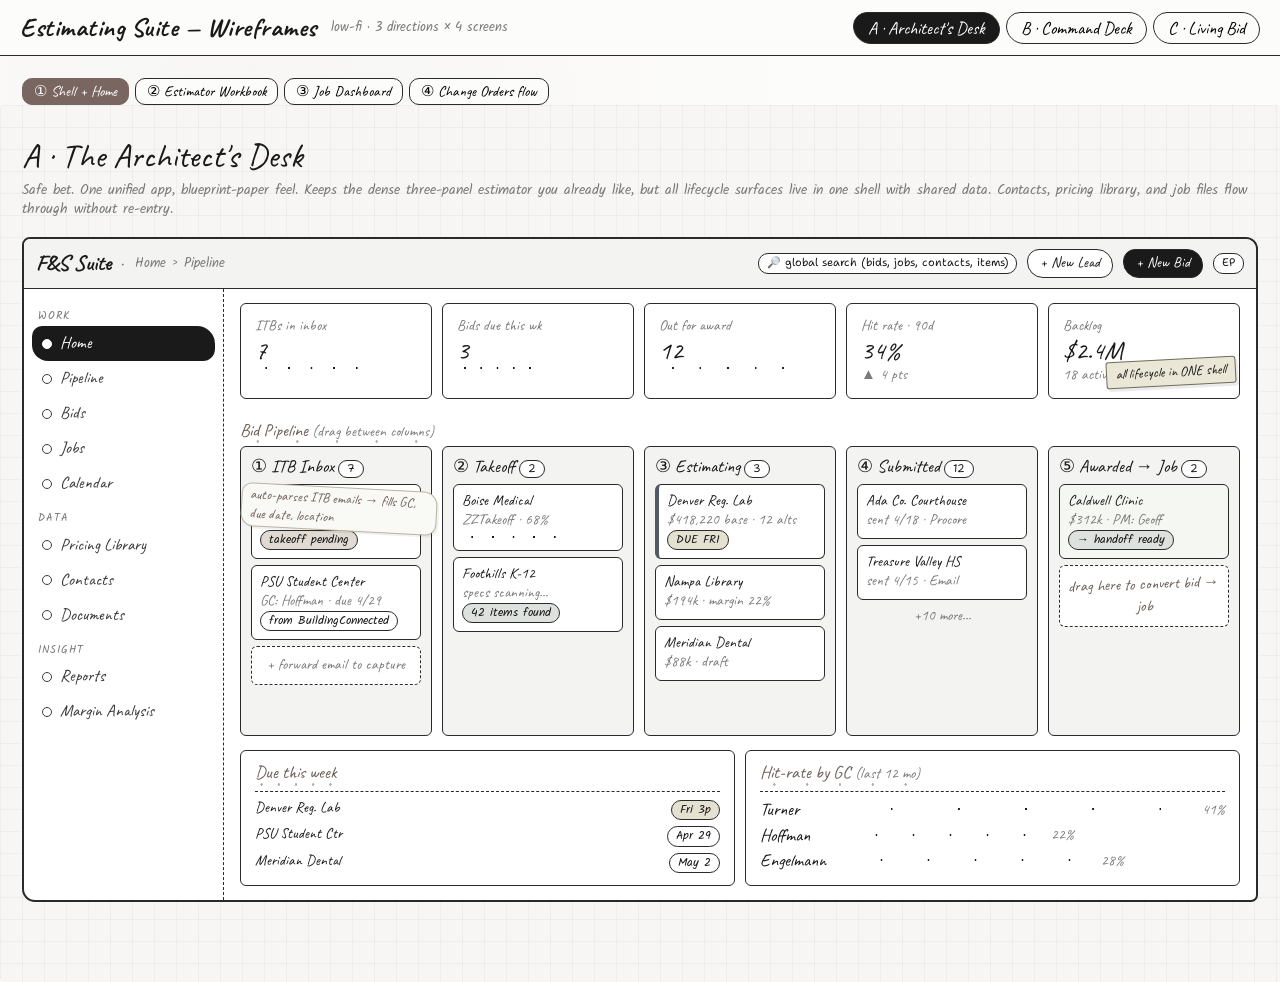
<file: project/Estimating Suite Wireframes.html>
<!doctype html>
<html lang="en">
<head>
<meta charset="utf-8">
<title>F&S Estimating Suite — Wireframes</title>
<link rel="preconnect" href="https://fonts.googleapis.com">
<link rel="preconnect" href="https://fonts.gstatic.com" crossorigin>
<link href="https://fonts.googleapis.com/css2?family=Caveat:wght@500;700&family=Shantell+Sans:wght@400;500;600;700&family=Kalam:wght@400;700&family=Architects+Daughter&display=swap" rel="stylesheet">
<style>
:root{
  --ink:#1a1a1a; --ink-2:#3b3b3b; --mute:#7a7a7a; --line:#2a2a2a;
  --paper:#fdfcf7; --paper-2:#f6f3e9; --grid:#e7e1cf;
  --accent:#d94f2a; --accent-2:#2a6fb0; --accent-3:#d9b72a; --hl:#ffe27a;
  --sans:'Shantell Sans', system-ui, sans-serif;
  --hand:'Caveat', cursive;
  --note:'Kalam', cursive;
  --arch:'Architects Daughter', cursive;
}
*{box-sizing:border-box}
html,body{margin:0;padding:0;background:var(--paper);color:var(--ink);font-family:var(--sans);font-size:13px;line-height:1.35}
body{background:
  radial-gradient(circle at 20% 10%, rgba(217,79,42,.04), transparent 40%),
  radial-gradient(circle at 80% 80%, rgba(42,111,176,.04), transparent 40%),
  var(--paper);
  min-height:100vh;
}
/* — switcher chrome — */
#chrome{position:sticky;top:0;z-index:50;background:rgba(253,252,247,.96);backdrop-filter:blur(4px);border-bottom:1.5px solid var(--line);padding:10px 20px;display:flex;gap:14px;align-items:center;flex-wrap:wrap}
#chrome h1{font-family:var(--hand);font-size:26px;font-weight:700;margin:0;letter-spacing:.5px}
#chrome .sub{font-family:var(--note);color:var(--mute);font-size:13px;margin-right:auto}
.tabs{display:flex;gap:6px}
.tabs button, .screentabs button{font-family:var(--hand);font-size:18px;padding:4px 14px;background:var(--paper);border:1.5px solid var(--line);border-radius:14px 18px 14px 18px;cursor:pointer;transition:all .1s}
.tabs button.active{background:var(--ink);color:var(--paper)}
.tabs button:hover:not(.active){background:var(--paper-2)}
.screentabs{display:flex;gap:6px;flex-wrap:wrap}
.screentabs button{font-size:15px;padding:3px 11px;border-radius:10px}
.screentabs button.active{background:var(--accent);color:#fff;border-color:var(--accent)}

/* — stage — */
.stage{padding:22px 22px 80px;max-width:1520px;margin:0 auto}
.stage-title{font-family:var(--hand);font-size:34px;margin:6px 0 0}
.stage-sub{font-family:var(--note);color:var(--mute);font-size:14px;margin:2px 0 18px}
.screen{display:none}
.screen.active{display:block}
.dir{display:none}
.dir.active{display:block}

/* — shared sketch primitives — */
.box{border:1.5px solid var(--line);border-radius:6px;background:#fff;position:relative}
.box.paper{background:var(--paper)}
.box.tint{background:var(--paper-2)}
.box.dashed{border-style:dashed}
.box.hand{border-radius:8px 12px 7px 13px}
.box.hand2{border-radius:14px 6px 11px 8px}
.thick{border-width:2.25px}
.hatch{background-image:repeating-linear-gradient(45deg,rgba(0,0,0,.06) 0 1px,transparent 1px 6px)}
.crosshatch{background-image:repeating-linear-gradient(45deg,rgba(0,0,0,.08) 0 1px,transparent 1px 6px),repeating-linear-gradient(-45deg,rgba(0,0,0,.06) 0 1px,transparent 1px 7px)}
.dots{background-image:radial-gradient(rgba(0,0,0,.22) 1px,transparent 1.5px);background-size:9px 9px}
.label{font-family:var(--hand);font-size:18px;line-height:1.1}
.lbl-sm{font-family:var(--hand);font-size:15px;color:var(--mute)}
.tag{font-family:var(--note);font-size:12px;border:1.2px solid var(--line);border-radius:14px;padding:1px 8px;background:#fff;display:inline-block}
.tag.hl{background:var(--hl)}
.tag.ok{background:#cfe8cc}
.tag.warn{background:#ffd6a3}
.tag.bad{background:#f7c6c6}
.tag.accent{background:var(--accent);color:#fff;border-color:var(--accent)}
.chip{font-family:var(--sans);font-size:11px;padding:2px 8px;border:1.2px solid var(--line);border-radius:10px;background:#fff;display:inline-block}
.scribble{height:8px;background:
  radial-gradient(circle at 10% 50%, var(--ink) 0 .8px, transparent 1.2px),
  radial-gradient(circle at 30% 50%, var(--ink) 0 .8px, transparent 1.2px),
  radial-gradient(circle at 50% 50%, var(--ink) 0 .8px, transparent 1.2px),
  radial-gradient(circle at 70% 50%, var(--ink) 0 .8px, transparent 1.2px),
  radial-gradient(circle at 90% 50%, var(--ink) 0 .8px, transparent 1.2px);
  background-size:100% 6px;background-repeat:repeat-x}
.line{height:0;border-top:1.5px dashed var(--line);margin:8px 0}
.arrow{font-family:var(--hand);font-size:20px}
.hand-note{font-family:var(--hand);color:var(--accent-2);font-size:16px;transform:rotate(-2deg);display:inline-block}
.red-note{font-family:var(--hand);color:var(--accent);font-size:15px}
.annot{position:absolute;font-family:var(--hand);color:var(--accent);font-size:14px;line-height:1.1}
.callout{position:absolute;font-family:var(--hand);font-size:14px;color:var(--accent-2);background:#fff9e0;border:1.2px solid var(--accent-3);padding:2px 8px;border-radius:10px 14px 11px 13px;box-shadow:2px 2px 0 rgba(0,0,0,.06)}
.kbd{font-family:ui-monospace,monospace;font-size:11px;border:1px solid var(--line);border-radius:4px;padding:1px 5px;background:#fff;box-shadow:1px 1px 0 var(--ink)}

/* grid helpers */
.row{display:flex;gap:10px}
.col{display:flex;flex-direction:column;gap:10px}
.g2{display:grid;grid-template-columns:1fr 1fr;gap:10px}
.g3{display:grid;grid-template-columns:1fr 1fr 1fr;gap:10px}
.g4{display:grid;grid-template-columns:1fr 1fr 1fr 1fr;gap:10px}
.g5{display:grid;grid-template-columns:repeat(5,1fr);gap:10px}
.p8{padding:8px}.p10{padding:10px}.p12{padding:12px}.p14{padding:14px}
.pad{padding:12px 14px}.padS{padding:8px 10px}
.f1{flex:1}

/* direction A — Architect's Blueprint (safe): warm paper, sketchy, slightly graph-paper */
.dirA{--accent:#2a5ea0; --accent-2:#b05028; --paper:#fbf6e8}
.dirA .stage{background:
  linear-gradient(rgba(42,94,160,.06) 1px, transparent 1px) 0 0 / 100% 22px,
  linear-gradient(90deg, rgba(42,94,160,.06) 1px, transparent 1px) 0 0 / 22px 100%,
  #fbf6e8;
  border-radius:4px}

/* direction B — Production Floor (stretch): hub-and-modules, raised tiles, more industrial */
.dirB{--accent:#cc3d1a; --accent-2:#1f1f1f; --paper:#f3f1ec}
.dirB .stage{background:#f3f1ec}

/* direction C — Living Document (weird): timeline-first, one continuous canvas per job */
.dirC{--accent:#b88100; --accent-2:#1a4f3a; --paper:#fdfbf0}
.dirC .stage{background:
  repeating-linear-gradient(180deg, rgba(184,129,0,.05) 0 1px, transparent 1px 30px),
  #fdfbf0}

/* rough underline */
.u-rough{position:relative;display:inline-block}
.u-rough::after{content:"";position:absolute;left:-2px;right:-2px;bottom:-4px;height:5px;
  background:radial-gradient(circle at 10% 50%, currentColor 0 1px,transparent 1.5px),
    radial-gradient(circle at 30% 50%, currentColor 0 1px,transparent 1.5px),
    radial-gradient(circle at 50% 50%, currentColor 0 1px,transparent 1.5px),
    radial-gradient(circle at 70% 50%, currentColor 0 1px,transparent 1.5px),
    radial-gradient(circle at 90% 50%, currentColor 0 1px,transparent 1.5px);
  opacity:.5}

/* fake table */
table.wf{width:100%;border-collapse:collapse;font-family:var(--sans);font-size:12px}
table.wf th, table.wf td{border-bottom:1.2px dashed var(--line);padding:6px 7px;text-align:left;vertical-align:middle}
table.wf th{font-family:var(--hand);font-size:14px;font-weight:700;background:var(--paper-2)}
table.wf tr:hover td{background:#fff8cc}
.cell-hl{background:#fff6c4}
.sec-row td{background:#eadfc0!important;font-family:var(--hand);font-size:14px}

/* left rail nav */
.rail{width:200px;flex-shrink:0}
.rail .item{font-family:var(--hand);font-size:17px;padding:6px 10px;border-radius:10px 18px 12px 16px;cursor:pointer;display:flex;align-items:center;gap:8px;color:var(--ink-2)}
.rail .item.active{background:var(--ink);color:#fff}
.rail .item .dot{width:10px;height:10px;border:1.5px solid currentColor;border-radius:50%}
.rail .item.active .dot{background:currentColor}
.rail .sec{font-family:var(--note);font-size:11px;color:var(--mute);margin:10px 6px 2px;text-transform:uppercase;letter-spacing:1px}

/* mini phone/frame */
.frame-lbl{font-family:var(--hand);font-size:13px;color:var(--mute);margin:-4px 0 4px}

/* kanban col */
.kanban-col{min-height:260px}

/* squiggle divider */
.squig{height:14px;background:
  radial-gradient(circle at 0% 50%, transparent 5px, var(--line) 5px 6px, transparent 6px),
  radial-gradient(circle at 14px 50%, transparent 5px, var(--line) 5px 6px, transparent 6px);
  background-size:28px 14px}

/* intro legend */
.legend{display:grid;grid-template-columns:repeat(3,1fr);gap:14px;margin:14px 0 22px}
.legend .box{padding:14px 16px}
.legend h3{font-family:var(--hand);font-size:22px;margin:0 0 4px}
.legend p{font-family:var(--note);font-size:14px;color:var(--ink-2);margin:0}

/* stickers */
.sticker{position:absolute;font-family:var(--hand);font-size:14px;background:#ffea7a;border:1.2px solid #8b6d00;padding:3px 9px;border-radius:3px;transform:rotate(-3deg);box-shadow:2px 3px 0 rgba(0,0,0,.08);z-index:2}
.sticker.blue{background:#bfe3ff;border-color:#2a5ea0}
.sticker.red{background:#ffd1c6;border-color:#b04428}
.sticker.green{background:#cfecb8;border-color:#3a7a1a}

/* connector arrow svg class */
.conn-wrap{position:relative}
svg.conn{position:absolute;inset:0;pointer-events:none;overflow:visible}

/* scroll shadow hint */
.scroll-ind{text-align:center;font-family:var(--hand);color:var(--mute);font-size:13px;margin-top:4px}

/* timeline rail (dir C) */
.tl-rail{position:relative;padding-left:28px}
.tl-rail::before{content:"";position:absolute;left:10px;top:0;bottom:0;border-left:2.5px dashed var(--line)}
.tl-node{position:relative;margin-bottom:12px}
.tl-node::before{content:"";position:absolute;left:-24px;top:8px;width:14px;height:14px;border:2px solid var(--line);background:#fff;border-radius:50%}
.tl-node.done::before{background:var(--ink)}
.tl-node.now::before{background:var(--accent);border-color:var(--accent);box-shadow:0 0 0 4px rgba(217,79,42,.18)}

/* small forms */
.field{display:flex;flex-direction:column;gap:2px}
.field .l{font-family:var(--hand);font-size:13px;color:var(--mute)}
.field .v{border-bottom:1.5px dashed var(--line);min-height:20px;font-family:var(--sans);font-size:13px;padding:2px 2px 3px}
.field.filled .v{border-bottom-style:solid}

/* header bar generic */
.topbar{display:flex;align-items:center;gap:10px;padding:10px 12px;border-bottom:1.5px solid var(--line);background:var(--paper-2)}
.topbar .brand{font-family:var(--hand);font-size:22px;font-weight:700}
.topbar .dot-sep{color:var(--mute)}
.topbar .crumb{font-family:var(--note);font-size:13px;color:var(--mute)}
.topbar .spacer{flex:1}
.btn-hand{font-family:var(--hand);font-size:15px;padding:3px 12px;border:1.5px solid var(--line);background:#fff;border-radius:12px 16px 12px 16px;cursor:pointer}
.btn-hand.primary{background:var(--ink);color:#fff}
.btn-hand.accent{background:var(--accent);color:#fff;border-color:var(--accent)}

/* direction-specific shell tweaks */
.dirB .rail{width:88px}
.dirB .rail .item{flex-direction:column;font-size:13px;text-align:center;padding:10px 4px;gap:4px;border-radius:10px}
.dirB .rail .item .glyph{width:26px;height:26px;border:1.5px solid currentColor;border-radius:6px;display:flex;align-items:center;justify-content:center;font-family:var(--hand);font-size:15px}

/* full-width canvas for direction C */
.dirC .shell-canvas{background:#fff;border:1.5px solid var(--line);border-radius:10px;padding:0;overflow:hidden}
.dirC .cmd-bar{background:var(--paper-2);border-bottom:1.5px solid var(--line);padding:8px 12px;display:flex;gap:10px;align-items:center;font-family:var(--hand);font-size:16px}

/* tweak panel */
#tweak-panel{position:fixed;right:18px;bottom:18px;z-index:80;background:#fff;border:1.5px solid var(--line);border-radius:12px 16px 12px 16px;padding:12px 14px;box-shadow:3px 4px 0 rgba(0,0,0,.1);display:none;min-width:220px}
#tweak-panel.on{display:block}
#tweak-panel h4{font-family:var(--hand);font-size:18px;margin:0 0 6px}
#tweak-panel label{display:flex;align-items:center;gap:6px;font-family:var(--note);font-size:13px;margin:4px 0}
</style>
</head>
<body>

<div id="chrome">
  <h1>Estimating Suite — Wireframes</h1>
  <span class="sub">low-fi · 3 directions × 4 screens</span>
  <div class="tabs" id="dir-tabs">
    <button data-dir="A" class="active">A · Architect's Desk</button>
    <button data-dir="B">B · Command Deck</button>
    <button data-dir="C">C · Living Bid</button>
  </div>
</div>

<div class="stage-outer">
  <!-- intro legend (always visible under chrome, direction-agnostic) -->
  <div class="stage" style="padding-bottom:0">
    <div class="screentabs" id="screen-tabs">
      <button data-screen="home" class="active">① Shell + Home</button>
      <button data-screen="estimator">② Estimator Workbook</button>
      <button data-screen="jobs">③ Job Dashboard</button>
      <button data-screen="co">④ Change Orders flow</button>
    </div>
  </div>
</div>

<!-- ==================================================================== -->
<!-- DIRECTION A — ARCHITECT'S DESK (safe)                                 -->
<!-- ==================================================================== -->
<div class="dir dirA active" data-dir="A">
<div class="stage">
<div class="stage-title">A · The Architect's Desk</div>
<div class="stage-sub">Safe bet. One unified app, blueprint-paper feel. Keeps the dense three-panel estimator you already like, but all lifecycle surfaces live in one shell with shared data. Contacts, pricing library, and job files flow through without re-entry.</div>

<!-- ============== SCREEN 1: SHELL + HOME ============== -->
<div class="screen active" data-screen="home">
  <div class="box hand thick" style="overflow:hidden">
    <!-- topbar -->
    <div class="topbar">
      <span class="brand">F&amp;S Suite</span>
      <span class="dot-sep">·</span>
      <span class="crumb">Home › Pipeline</span>
      <span class="spacer"></span>
      <span class="chip">🔎 global search (bids, jobs, contacts, items)</span>
      <span class="btn-hand">+ New Lead</span>
      <span class="btn-hand primary">+ New Bid</span>
      <span class="chip">EP</span>
    </div>

    <!-- body: rail + main -->
    <div style="display:flex;gap:0">
      <div class="rail" style="border-right:1.5px dashed var(--line);padding:10px 8px">
        <div class="sec">Work</div>
        <div class="item active"><span class="dot"></span>Home</div>
        <div class="item"><span class="dot"></span>Pipeline</div>
        <div class="item"><span class="dot"></span>Bids</div>
        <div class="item"><span class="dot"></span>Jobs</div>
        <div class="item"><span class="dot"></span>Calendar</div>
        <div class="sec">Data</div>
        <div class="item"><span class="dot"></span>Pricing Library</div>
        <div class="item"><span class="dot"></span>Contacts</div>
        <div class="item"><span class="dot"></span>Documents</div>
        <div class="sec">Insight</div>
        <div class="item"><span class="dot"></span>Reports</div>
        <div class="item"><span class="dot"></span>Margin Analysis</div>
      </div>

      <div style="flex:1;padding:14px 16px">
        <!-- KPI strip -->
        <div class="g5" style="margin-bottom:12px">
          <div class="box pad"><div class="lbl-sm">ITBs in inbox</div><div class="label" style="font-size:26px">7</div><div class="scribble" style="width:70%"></div></div>
          <div class="box pad"><div class="lbl-sm">Bids due this wk</div><div class="label" style="font-size:26px">3</div><div class="scribble" style="width:50%"></div></div>
          <div class="box pad"><div class="lbl-sm">Out for award</div><div class="label" style="font-size:26px">12</div><div class="scribble" style="width:85%"></div></div>
          <div class="box pad"><div class="lbl-sm">Hit rate · 90d</div><div class="label" style="font-size:26px">34%</div><div class="lbl-sm">▲ 4 pts</div></div>
          <div class="box pad"><div class="lbl-sm">Backlog</div><div class="label" style="font-size:26px">$2.4M</div><div class="lbl-sm">18 active jobs</div></div>
        </div>

        <!-- pipeline columns -->
        <div class="label u-rough" style="margin:10px 0 6px;color:var(--accent-2)">Bid Pipeline  <span class="lbl-sm">(drag between columns)</span></div>
        <div class="g5" style="min-height:290px">
          <div class="box tint p10 kanban-col">
            <div class="label">① ITB Inbox <span class="chip">7</span></div>
            <div class="box p8" style="margin-top:6px"><div class="label" style="font-size:15px">Denver Reg. Lab</div><div class="lbl-sm">GC: Turner · due Fri</div><span class="tag warn">takeoff pending</span></div>
            <div class="box p8" style="margin-top:6px"><div class="label" style="font-size:15px">PSU Student Center</div><div class="lbl-sm">GC: Hoffman · due 4/29</div><span class="tag">from BuildingConnected</span></div>
            <div class="box p8 dashed" style="margin-top:6px;text-align:center"><span class="lbl-sm">+ forward email to capture</span></div>
            <div class="callout" style="right:-6px;top:40px;transform:rotate(3deg)">auto-parses ITB emails → fills GC, due date, location</div>
          </div>
          <div class="box tint p10 kanban-col">
            <div class="label">② Takeoff <span class="chip">2</span></div>
            <div class="box p8" style="margin-top:6px"><div class="label" style="font-size:15px">Boise Medical</div><div class="lbl-sm">ZZTakeoff · 68%</div><div class="scribble" style="width:68%;margin-top:4px"></div></div>
            <div class="box p8" style="margin-top:6px"><div class="label" style="font-size:15px">Foothills K-12</div><div class="lbl-sm">specs scanning…</div><span class="tag ok">42 items found</span></div>
          </div>
          <div class="box tint p10 kanban-col">
            <div class="label">③ Estimating <span class="chip">3</span></div>
            <div class="box p8" style="margin-top:6px;border-left:4px solid var(--accent)"><div class="label" style="font-size:15px">Denver Reg. Lab</div><div class="lbl-sm">$418,220 base · 12 alts</div><span class="tag hl">DUE FRI</span></div>
            <div class="box p8" style="margin-top:6px"><div class="label" style="font-size:15px">Nampa Library</div><div class="lbl-sm">$194k · margin 22%</div></div>
            <div class="box p8" style="margin-top:6px"><div class="label" style="font-size:15px">Meridian Dental</div><div class="lbl-sm">$88k · draft</div></div>
          </div>
          <div class="box tint p10 kanban-col">
            <div class="label">④ Submitted <span class="chip">12</span></div>
            <div class="box p8" style="margin-top:6px"><div class="label" style="font-size:15px">Ada Co. Courthouse</div><div class="lbl-sm">sent 4/18 · Procore</div></div>
            <div class="box p8" style="margin-top:6px"><div class="label" style="font-size:15px">Treasure Valley HS</div><div class="lbl-sm">sent 4/15 · Email</div></div>
            <div class="lbl-sm" style="margin-top:6px;text-align:center">+10 more…</div>
          </div>
          <div class="box tint p10 kanban-col">
            <div class="label">⑤ Awarded → Job <span class="chip">2</span></div>
            <div class="box p8" style="margin-top:6px;background:#f1fadf"><div class="label" style="font-size:15px">Caldwell Clinic</div><div class="lbl-sm">$312k · PM: Geoff</div><span class="tag ok">→ handoff ready</span></div>
            <div class="box p8 dashed" style="margin-top:6px;text-align:center"><span class="hand-note">drag here to convert bid → job</span></div>
          </div>
        </div>

        <div class="g2" style="margin-top:14px">
          <div class="box pad">
            <div class="label u-rough" style="color:var(--accent-2)">Due this week</div>
            <div class="line"></div>
            <div class="row" style="justify-content:space-between"><span class="label" style="font-size:15px">Denver Reg. Lab</span><span class="tag hl">Fri 3p</span></div>
            <div class="row" style="justify-content:space-between;margin-top:6px"><span class="label" style="font-size:15px">PSU Student Ctr</span><span class="tag">Apr 29</span></div>
            <div class="row" style="justify-content:space-between;margin-top:6px"><span class="label" style="font-size:15px">Meridian Dental</span><span class="tag">May 2</span></div>
          </div>
          <div class="box pad">
            <div class="label u-rough" style="color:var(--accent-2)">Hit-rate by GC <span class="lbl-sm">(last 12 mo)</span></div>
            <div class="line"></div>
            <div class="row" style="align-items:center;gap:8px"><span style="width:90px" class="label" >Turner</span><div class="scribble" style="flex:1"></div><span class="lbl-sm">41%</span></div>
            <div class="row" style="align-items:center;gap:8px;margin-top:5px"><span style="width:90px" class="label">Hoffman</span><div class="scribble" style="flex:.55"></div><span class="lbl-sm">22%</span></div>
            <div class="row" style="align-items:center;gap:8px;margin-top:5px"><span style="width:90px" class="label">Engelmann</span><div class="scribble" style="flex:.7"></div><span class="lbl-sm">28%</span></div>
          </div>
        </div>

        <div class="sticker" style="top:120px;right:20px">all lifecycle in ONE shell</div>
      </div>
    </div>
  </div>
</div>

<!-- ============== SCREEN 2: ESTIMATOR ============== -->
<div class="screen" data-screen="estimator">
  <div class="box hand thick" style="overflow:hidden">
    <div class="topbar">
      <span class="brand">F&amp;S Suite</span>
      <span class="crumb">Bids › <b>Denver Reg. Lab</b> · v3 (draft)</span>
      <span class="spacer"></span>
      <span class="chip">Base $418,220</span>
      <span class="chip" style="background:#cfecb8">Margin 24.8%</span>
      <span class="chip" style="background:#ffd6a3">vs avg 22%</span>
      <span class="btn-hand">History</span>
      <span class="btn-hand">Compare</span>
      <span class="btn-hand primary">Build Proposal →</span>
    </div>

    <div style="display:flex">
      <!-- LEFT: areas tree -->
      <div class="rail" style="border-right:1.5px dashed var(--line);padding:8px;background:var(--paper-2)">
        <div class="sec">Bid sections</div>
        <div class="item active"><span class="dot"></span>Project Info</div>
        <div class="item"><span class="dot"></span>Takeoff Import</div>
        <div class="sec">Areas</div>
        <div class="item"><span class="dot"></span>Lobby &amp; Recep</div>
        <div class="item active" style="background:var(--accent);color:#fff"><span class="dot"></span>Lab Bench — L1</div>
        <div style="padding-left:18px">
          <div class="lbl-sm">· Casework</div>
          <div class="lbl-sm">· Counters</div>
          <div class="lbl-sm">· Hardware</div>
          <div class="lbl-sm">· Install</div>
        </div>
        <div class="item"><span class="dot"></span>Lab Bench — L2</div>
        <div class="item"><span class="dot"></span>Offices</div>
        <div class="item"><span class="dot"></span>Breakroom</div>
        <div class="sec">Bid extras</div>
        <div class="item"><span class="dot"></span>Alternates (12)</div>
        <div class="item"><span class="dot"></span>Exclusions</div>
        <div class="item"><span class="dot"></span>Finish Schedule</div>
        <div class="item"><span class="dot"></span>Terms</div>
      </div>

      <!-- CENTER: grid -->
      <div style="flex:1;padding:10px 12px;min-width:0">
        <div class="row" style="align-items:center;margin-bottom:8px">
          <div class="label" style="font-size:22px">Lab Bench — L1</div>
          <span class="chip">5 sections · 38 items</span>
          <div style="flex:1"></div>
          <span class="lbl-sm">Del&amp;Install 18% · OH 12%</span>
          <span class="btn-hand">Area settings</span>
        </div>
        <table class="wf">
          <thead><tr><th style="width:22px"></th><th>Description</th><th style="width:60px" class="center">Qty</th><th style="width:70px">UOM</th><th style="width:80px" class="center">Unit $</th><th style="width:90px">Ext $</th><th style="width:70px">Source</th><th style="width:24px"></th></tr></thead>
          <tbody>
            <tr class="sec-row"><td colspan="8">▼ Casework · subtotal $84,120</td></tr>
            <tr><td>⠿</td><td>Lowers w/Doors &amp; Drws, 34-36"h</td><td>62</td><td>lin. ft</td><td>$187</td><td>$11,594</td><td><span class="chip">Lib</span></td><td>×</td></tr>
            <tr><td>⠿</td><td>Uppers w/Doors, 32-38"h</td><td>48</td><td>lin. ft</td><td>$135</td><td>$6,480</td><td><span class="chip">Lib</span></td><td>×</td></tr>
            <tr class="cell-hl"><td>⠿</td><td>Full Ht. Cab w/Doors, 16-24"d <span class="red-note">← ZZ match 93%</span></td><td>24</td><td>lin. ft</td><td>$287</td><td>$6,888</td><td><span class="chip">ZZ→Lib</span></td><td>×</td></tr>
            <tr><td>⠿</td><td>Finished End @ Lower</td><td>8</td><td>ea</td><td>$48</td><td>$384</td><td><span class="chip">Lib</span></td><td>×</td></tr>
            <tr class="sec-row"><td colspan="8">▼ Counters · subtotal $22,460</td></tr>
            <tr><td>⠿</td><td>Solid Surface, 1cm, w/4" splash</td><td>110</td><td>lin. ft</td><td>$168</td><td>$18,480</td><td><span class="chip">Lib</span></td><td>×</td></tr>
            <tr><td>⠿</td><td>Add Radius Corner</td><td>6</td><td>ea</td><td>$37</td><td>$222</td><td><span class="chip">Lib</span></td><td>×</td></tr>
            <tr class="sec-row"><td colspan="8">▼ Hardware · subtotal $3,940</td></tr>
            <tr><td>⠿</td><td>z-DigiLock, Door</td><td>14</td><td>ea</td><td>$190</td><td>$2,660</td><td><span class="chip">Lib</span></td><td>×</td></tr>
            <tr><td colspan="8" style="text-align:center;color:var(--mute);font-family:var(--hand)">+ add item · search library →</td></tr>
          </tbody>
        </table>
        <div class="scroll-ind">↕ keep scrolling for Install &amp; Area totals</div>
        <div class="callout" style="left:40%;top:8px">tabular-numeric font, inline-edit, drag-to-reorder (same as today)</div>
      </div>

      <!-- RIGHT: contextual panel (library + findings + margin) -->
      <div style="width:290px;border-left:1.5px dashed var(--line);padding:10px;background:#fffdf2">
        <div class="label u-rough" style="color:var(--accent-2)">Pricing Library</div>
        <div class="box p8" style="margin-top:6px"><span class="lbl-sm">Adding to:</span> <b>Casework</b></div>
        <div class="box p8 dashed" style="margin-top:6px"><span class="lbl-sm">🔎 search items…</span></div>
        <div class="box p8" style="margin-top:6px"><div class="label" style="font-size:14px">Lowers Sink Cab., ADA</div><div class="lbl-sm">$199/lin.ft · Est-Cabinets</div></div>
        <div class="box p8" style="margin-top:6px"><div class="label" style="font-size:14px">Open Lowers w/Plam</div><div class="lbl-sm">$165/lin.ft</div></div>
        <div class="box p8" style="margin-top:6px"><div class="label" style="font-size:14px">Slide-Out Shelf</div><div class="lbl-sm">$102/ea</div></div>

        <div class="squig" style="margin:12px 0"></div>

        <div class="label u-rough" style="color:var(--accent-2)">Spec PDF findings</div>
        <div class="box p8 tint" style="margin-top:6px;border-left:3px solid var(--accent)">
          <div class="chip" style="background:#fde8e8">SCOPE RISK</div>
          <div style="margin-top:4px;font-size:12px">Section 12 35 30 references seismic anchoring — not in your line items.</div>
          <div class="lbl-sm">⇢ add to Exclusions or bid as add</div>
        </div>
        <div class="box p8 tint" style="margin-top:6px">
          <div class="chip" style="background:#e8f0fb">HARDWARE</div>
          <div style="margin-top:4px;font-size:12px">Hafele 429.34 pulls spec'd throughout.</div>
          <div class="lbl-sm">⇢ add line</div>
        </div>

        <div class="squig" style="margin:12px 0"></div>

        <div class="label u-rough" style="color:var(--accent-2)">Margin dial</div>
        <div class="box p8" style="margin-top:6px;text-align:center">
          <div class="label" style="font-size:30px;color:var(--accent-2)">24.8%</div>
          <div class="lbl-sm">target 22 · last job on this GC: 19</div>
          <div style="display:flex;gap:6px;justify-content:center;margin-top:4px">
            <span class="chip">−2%</span><span class="chip">−1%</span><span class="chip">+1%</span><span class="chip">+2%</span>
          </div>
        </div>
        <div class="callout" style="left:-170px;top:250px;width:150px;transform:rotate(-3deg)">right panel switches: Library / Findings / Margin / Alt manager</div>
      </div>
    </div>
  </div>
</div>

<!-- ============== SCREEN 3: JOB DASHBOARD ============== -->
<div class="screen" data-screen="jobs">
  <div class="box hand thick" style="overflow:hidden">
    <div class="topbar">
      <span class="brand">F&amp;S Suite</span>
      <span class="crumb">Jobs › active</span>
      <span class="spacer"></span>
      <span class="chip">18 active · $2.4M backlog</span>
      <span class="btn-hand">Import from bid</span>
      <span class="btn-hand primary">+ Manual job</span>
    </div>

    <div style="display:flex">
      <div class="rail" style="border-right:1.5px dashed var(--line);padding:8px;background:var(--paper-2)">
        <div class="sec">Views</div>
        <div class="item active"><span class="dot"></span>All Jobs</div>
        <div class="item"><span class="dot"></span>Calendar</div>
        <div class="item"><span class="dot"></span>My Jobs (PM)</div>
        <div class="sec">Filters</div>
        <div class="item"><span class="dot"></span>PM: Geoff</div>
        <div class="item"><span class="dot"></span>PM: Pat</div>
        <div class="item"><span class="dot"></span>PM: Joe</div>
        <div class="item"><span class="dot"></span>Installing this month</div>
        <div class="item"><span class="dot"></span>Has open CO</div>
      </div>

      <div style="flex:1;padding:12px">
        <div class="g4" style="margin-bottom:10px">
          <div class="box pad"><div class="lbl-sm">Contracted</div><div class="label" style="font-size:22px">$2.4M</div></div>
          <div class="box pad"><div class="lbl-sm">+ approved COs</div><div class="label" style="font-size:22px;color:#3a7a1a">+$86k</div></div>
          <div class="box pad"><div class="lbl-sm">Installing ≤ 30d</div><div class="label" style="font-size:22px">6 jobs</div></div>
          <div class="box pad"><div class="lbl-sm">Crew capacity</div><div class="label" style="font-size:22px">72%</div><div class="scribble" style="width:72%"></div></div>
        </div>

        <div class="box p10" style="margin-bottom:10px">
          <div class="row" style="align-items:center;gap:8px">
            <span class="chip">🔎 search</span>
            <span class="chip">PM ▾</span>
            <span class="chip">Status ▾</span>
            <span class="chip">Install window ▾</span>
            <span class="chip">Has docs ▾</span>
            <div style="flex:1"></div>
            <span class="lbl-sm">showing 18 of 32</span>
          </div>
        </div>

        <div class="box" style="overflow:hidden">
          <table class="wf">
            <thead><tr>
              <th style="width:70px">Job#</th><th>Client / Project</th><th style="width:60px">PM</th><th style="width:100px">Status</th>
              <th style="width:110px;text-align:right">Value</th><th style="width:90px;text-align:right">COs</th>
              <th style="width:170px">Install window</th><th style="width:70px">Docs</th><th style="width:100px">Activity</th>
            </tr></thead>
            <tbody>
              <tr><td><b>26-041</b></td><td><b>Caldwell Clinic</b><br><span class="lbl-sm">Engelmann · Caldwell ID</span></td><td><span class="chip">G</span></td><td><span class="tag warn">Shop</span></td><td style="text-align:right">$312,400</td><td style="text-align:right">—</td><td>May 18 → May 24</td><td><span class="chip">12</span></td><td class="lbl-sm">2h ago · Geoff</td></tr>
              <tr><td><b>26-040</b></td><td><b>Ada Co. Courthouse</b><br><span class="lbl-sm">Turner · Boise</span></td><td><span class="chip">P</span></td><td><span class="tag ok">Installing</span></td><td style="text-align:right">$648,200</td><td style="text-align:right" class="cell-hl">+$24.8k <span class="chip" style="background:#cfecb8">2</span></td><td>Now → May 2</td><td><span class="chip">28</span></td><td class="lbl-sm">yesterday</td></tr>
              <tr><td><b>26-038</b></td><td><b>Treasure Valley HS</b><br><span class="lbl-sm">Hoffman · Meridian</span></td><td><span class="chip">J</span></td><td><span class="tag">Ready</span></td><td style="text-align:right">$184,000</td><td style="text-align:right">—</td><td>Jun 3 → Jun 8</td><td><span class="chip">8</span></td><td class="lbl-sm">3d ago</td></tr>
              <tr><td><b>26-035</b></td><td><b>Nampa Library</b><br><span class="lbl-sm">Engelmann · Nampa</span></td><td><span class="chip">G</span></td><td><span class="tag warn">Shop</span></td><td style="text-align:right">$194,000</td><td style="text-align:right" class="cell-hl">−$3.2k <span class="chip">1</span></td><td>May 11 → May 14</td><td><span class="chip">14</span></td><td class="lbl-sm">1h ago · Pat</td></tr>
              <tr><td><b>26-031</b></td><td><b>Boise Medical · Ph 2</b><br><span class="lbl-sm">Turner · Boise</span></td><td><span class="chip">P</span></td><td><span class="tag bad">Held</span></td><td style="text-align:right">$412,500</td><td style="text-align:right">—</td><td>TBD</td><td><span class="chip">22</span></td><td class="lbl-sm">last wk</td></tr>
              <tr><td><b>26-028</b></td><td><b>Meridian Dental</b><br><span class="lbl-sm">Hoffman · Meridian</span></td><td><span class="chip">J</span></td><td><span class="tag ok">Installed</span></td><td style="text-align:right">$88,200</td><td style="text-align:right">—</td><td>Apr 8 → Apr 10 ✓</td><td><span class="chip">19</span></td><td class="lbl-sm">closed</td></tr>
            </tbody>
          </table>
        </div>

        <!-- mini calendar + docs split -->
        <div class="g2" style="margin-top:12px">
          <div class="box pad">
            <div class="row" style="align-items:center"><div class="label">Install capacity · May 2026</div><div style="flex:1"></div><span class="chip">Prev</span><span class="chip">Next</span></div>
            <div class="line"></div>
            <div style="display:grid;grid-template-columns:repeat(7,1fr);gap:2px;font-family:var(--hand);font-size:12px">
              <div style="text-align:center;color:var(--mute)">S</div><div style="text-align:center;color:var(--mute)">M</div><div style="text-align:center;color:var(--mute)">T</div><div style="text-align:center;color:var(--mute)">W</div><div style="text-align:center;color:var(--mute)">T</div><div style="text-align:center;color:var(--mute)">F</div><div style="text-align:center;color:var(--mute)">S</div>
              <!-- grid: 4 weeks -->
              <div class="box p8" style="min-height:52px">26</div>
              <div class="box p8" style="min-height:52px;background:#f0fbec">27<div class="chip" style="background:#ede9fe;font-size:10px">G</div></div>
              <div class="box p8" style="min-height:52px;background:#f0fbec">28<div class="chip" style="background:#ede9fe;font-size:10px">G</div></div>
              <div class="box p8" style="min-height:52px">29</div>
              <div class="box p8" style="min-height:52px">30</div>
              <div class="box p8" style="min-height:52px;background:#fefce8">May 1<div class="chip" style="font-size:10px">P</div></div>
              <div class="box p8" style="min-height:52px;background:#fefce8">2<div class="chip" style="font-size:10px">P</div></div>
              <div class="box p8" style="min-height:52px">3</div>
              <div class="box p8" style="min-height:52px">4</div>
              <div class="box p8" style="min-height:52px">5</div>
              <div class="box p8" style="min-height:52px;background:#fff7ed">6<div class="chip" style="font-size:10px">J</div><div class="chip" style="font-size:10px">G</div></div>
              <div class="box p8" style="min-height:52px;background:#fff7ed">7<div class="chip" style="font-size:10px">J</div><div class="chip" style="font-size:10px">G</div></div>
              <div class="box p8" style="min-height:52px">8</div>
              <div class="box p8" style="min-height:52px">9</div>
            </div>
            <div class="lbl-sm" style="margin-top:6px">🟩 light · 🟨 moderate · 🟧 heavy · 🟥 full</div>
          </div>
          <div class="box pad">
            <div class="label u-rough" style="color:var(--accent-2)">Doc vault · recently added</div>
            <div class="line"></div>
            <div class="row" style="justify-content:space-between;margin-bottom:4px"><span>📄 Caldwell — Proposal v3.pdf</span><span class="lbl-sm">Geoff · 2h</span></div>
            <div class="row" style="justify-content:space-between;margin-bottom:4px"><span>📐 Ada — Plans_IFC_2026-04-18.pdf</span><span class="lbl-sm">Evan · yest</span></div>
            <div class="row" style="justify-content:space-between;margin-bottom:4px"><span>📋 Ada — Spec_12-35-30.pdf</span><span class="lbl-sm">Evan · yest</span></div>
            <div class="row" style="justify-content:space-between;margin-bottom:4px"><span>🧾 Ada — CO-02 signed.pdf</span><span class="lbl-sm">Pat · 3d</span></div>
            <div class="row" style="justify-content:space-between"><span>📅 Treasure HS — Install sched.pdf</span><span class="lbl-sm">Joe · 3d</span></div>
          </div>
        </div>
      </div>
    </div>
    <div class="sticker blue" style="top:60px;right:24px">same data as Estimator — no re-entry</div>
  </div>
</div>

<!-- ============== SCREEN 4: CHANGE ORDERS ============== -->
<div class="screen" data-screen="co">
  <div class="box hand thick" style="overflow:hidden">
    <div class="topbar">
      <span class="brand">F&amp;S Suite</span>
      <span class="crumb">Jobs › Ada Co. Courthouse › <b>Change Orders</b></span>
      <span class="spacer"></span>
      <span class="chip">Contract $648,200</span>
      <span class="chip" style="background:#cfecb8">+ CO $24,800</span>
      <span class="chip">= Current $673,000</span>
      <span class="btn-hand primary">+ New CO</span>
    </div>

    <div style="display:flex">
      <div class="rail" style="border-right:1.5px dashed var(--line);padding:8px;background:var(--paper-2)">
        <div class="sec">Job · 26-040</div>
        <div class="item"><span class="dot"></span>Overview</div>
        <div class="item"><span class="dot"></span>Scope &amp; line items</div>
        <div class="item active" style="background:var(--accent);color:#fff"><span class="dot"></span>Change Orders</div>
        <div class="item"><span class="dot"></span>Schedule</div>
        <div class="item"><span class="dot"></span>Documents</div>
        <div class="item"><span class="dot"></span>Activity log</div>
        <div class="item"><span class="dot"></span>Margin</div>
      </div>

      <div style="flex:1;padding:12px;min-width:0">

        <div class="g3" style="margin-bottom:12px">
          <div class="box pad"><div class="lbl-sm">Original contract</div><div class="label" style="font-size:22px">$648,200</div></div>
          <div class="box pad" style="background:#f1fadf"><div class="lbl-sm">Net COs (2 approved, 1 pending)</div><div class="label" style="font-size:22px;color:#3a7a1a">+ $24,800</div></div>
          <div class="box pad"><div class="lbl-sm">Current contract</div><div class="label" style="font-size:22px">$673,000</div><div class="lbl-sm">margin recalc: 21.4% → 22.1%</div></div>
        </div>

        <!-- CO timeline -->
        <div class="box pad">
          <div class="row" style="align-items:center"><div class="label u-rough" style="color:var(--accent-2)">CO Log</div><div style="flex:1"></div><span class="chip">+ from email</span><span class="chip">+ from spec revision</span></div>
          <div class="line"></div>

          <div class="row" style="align-items:flex-start;gap:12px;padding:8px 0;border-bottom:1.2px dashed var(--line)">
            <div style="width:60px"><span class="tag ok">APV</span><div class="lbl-sm">CO-01</div></div>
            <div style="flex:1">
              <div class="label" style="font-size:16px">Add (3) full-height file cabs, L2 corridor</div>
              <div class="lbl-sm">Requested by Turner PM · submitted 4/02 · approved 4/08</div>
              <div class="row" style="gap:6px;margin-top:4px"><span class="chip">3 items pulled from library</span><span class="chip">reason: owner change</span><span class="chip">signed PDF attached</span></div>
            </div>
            <div style="text-align:right"><div class="label" style="font-size:18px;color:#3a7a1a">+$8,420</div><div class="lbl-sm">margin: 24%</div></div>
          </div>

          <div class="row" style="align-items:flex-start;gap:12px;padding:8px 0;border-bottom:1.2px dashed var(--line)">
            <div style="width:60px"><span class="tag ok">APV</span><div class="lbl-sm">CO-02</div></div>
            <div style="flex:1">
              <div class="label" style="font-size:16px">Upgrade lab counters to epoxy resin (lab rooms 214, 215)</div>
              <div class="lbl-sm">Spec revision ASI-03 · submitted 4/10 · approved 4/15</div>
              <div class="row" style="gap:6px;margin-top:4px"><span class="chip">2 items re-priced</span><span class="chip">reason: spec rev</span></div>
            </div>
            <div style="text-align:right"><div class="label" style="font-size:18px;color:#3a7a1a">+$16,380</div><div class="lbl-sm">margin: 18%</div></div>
          </div>

          <div class="row" style="align-items:flex-start;gap:12px;padding:8px 0;background:#fff9e0">
            <div style="width:60px"><span class="tag warn">DRAFT</span><div class="lbl-sm">CO-03</div></div>
            <div style="flex:1">
              <div class="label" style="font-size:16px">Deduct — delete break-room uppers (VE)</div>
              <div class="lbl-sm">RFI response 4/19 · drafting</div>
              <div class="row" style="gap:6px;margin-top:4px"><span class="chip">1 item removed</span><span class="chip">reason: VE</span><span class="chip">pending signature</span></div>
            </div>
            <div style="text-align:right"><div class="label" style="font-size:18px;color:#b04428">−$3,200</div><div class="lbl-sm">margin: —</div></div>
          </div>
        </div>

        <div class="g2" style="margin-top:12px">
          <div class="box pad">
            <div class="label u-rough" style="color:var(--accent-2)">Draft a new CO</div>
            <div class="line"></div>
            <div class="field filled"><div class="l">Description</div><div class="v">Add corner guards to rooms 201–208</div></div>
            <div class="field filled" style="margin-top:8px"><div class="l">Reason</div><div class="v">Owner addition (via email, Turner PM, 4/20)</div></div>
            <div class="g3" style="margin-top:8px">
              <div class="field filled"><div class="l">From library</div><div class="v">8× Corner guard, 36"h, SS</div></div>
              <div class="field filled"><div class="l">Unit $</div><div class="v">$142</div></div>
              <div class="field filled"><div class="l">Total</div><div class="v">$1,136</div></div>
            </div>
            <div class="row" style="margin-top:10px;gap:8px"><span class="btn-hand">Attach email</span><span class="btn-hand">Attach drawing</span><span class="btn-hand primary">Generate CO PDF</span></div>
            <div class="callout" style="right:8px;top:10px;transform:rotate(2deg)">pulls from SAME library as estimator — no new pricing sheet</div>
          </div>
          <div class="box pad">
            <div class="label u-rough" style="color:var(--accent-2)">Impact</div>
            <div class="line"></div>
            <div class="row" style="justify-content:space-between"><span>Contract</span><span>$648,200</span></div>
            <div class="row" style="justify-content:space-between"><span>+ CO-01, CO-02</span><span style="color:#3a7a1a">+$24,800</span></div>
            <div class="row" style="justify-content:space-between"><span>+ CO-03 (draft)</span><span style="color:#b04428">−$3,200</span></div>
            <div class="row" style="justify-content:space-between"><span>+ CO-04 (this)</span><span style="color:#3a7a1a">+$1,136</span></div>
            <div class="line"></div>
            <div class="row" style="justify-content:space-between" class="label"><b>New current</b><b>$670,936</b></div>
            <div class="lbl-sm" style="margin-top:8px">Schedule impact: +2 days · crew G</div>
            <div class="lbl-sm">Margin on COs so far: 21.8% (vs 22% target)</div>
          </div>
        </div>
      </div>
    </div>
  </div>
</div>

</div><!-- /stage -->
</div><!-- /dirA -->

<!-- ==================================================================== -->
<!-- DIRECTION B — COMMAND DECK (stretch)                                  -->
<!-- ==================================================================== -->
<div class="dir dirB" data-dir="B">
<div class="stage">
<div class="stage-title">B · Command Deck</div>
<div class="stage-sub">Stretch. Hub + Modules. Tile-based command center that launches purpose-built tool windows (Estimator, Jobs, Library) that share data. Industrial, high-contrast, optimized for a solo estimator flipping between surfaces fast with keyboard.</div>

<!-- HOME -->
<div class="screen active" data-screen="home">
  <div class="box hand2 thick" style="overflow:hidden;background:#1b1b1b;color:#f3f1ec">
    <div class="topbar" style="background:#0f0f0f;color:#f3f1ec;border-color:#3a3a3a">
      <span class="brand" style="color:#f3f1ec">F&amp;S · COMMAND</span>
      <span class="crumb" style="color:#a8a6a0">Evan P · Preconstruction</span>
      <span class="spacer"></span>
      <span class="chip" style="background:#2a2a2a;color:#f3f1ec;border-color:#3a3a3a">⌘K · jump to anything</span>
      <span class="btn-hand accent">FORWARD ITB</span>
    </div>

    <div style="display:flex">
      <!-- narrow icon rail -->
      <div class="rail">
        <div class="item active" style="color:#fff"><span class="glyph" style="background:var(--accent);color:#fff;border-color:var(--accent)">⌂</span>Hub</div>
        <div class="item" style="color:#b8b6b0"><span class="glyph">⟳</span>Pipe</div>
        <div class="item" style="color:#b8b6b0"><span class="glyph">≡</span>Bid</div>
        <div class="item" style="color:#b8b6b0"><span class="glyph">◼</span>Jobs</div>
        <div class="item" style="color:#b8b6b0"><span class="glyph">▦</span>Cal</div>
        <div class="item" style="color:#b8b6b0"><span class="glyph">§</span>Lib</div>
        <div class="item" style="color:#b8b6b0"><span class="glyph">@</span>Con</div>
        <div class="item" style="color:#b8b6b0"><span class="glyph">▲</span>Rep</div>
      </div>

      <div style="flex:1;padding:16px;background:#f3f1ec;color:var(--ink)">
        <!-- hero: what needs me now -->
        <div class="box hand thick p14" style="background:#1b1b1b;color:#f3f1ec;margin-bottom:14px;border-color:#1b1b1b">
          <div class="row" style="align-items:center"><div class="label" style="font-size:22px;color:#fff">What needs you right now</div><div style="flex:1"></div><span class="chip" style="background:#2a2a2a;color:#f3f1ec;border-color:#555">5 items</span></div>
          <div class="g3" style="margin-top:10px">
            <div class="box p10" style="background:#2a2a2a;color:#f3f1ec;border-color:#3a3a3a"><div class="tag accent" style="background:var(--accent);color:#fff;border:none">Due Fri 3pm</div><div class="label" style="color:#fff;margin-top:6px">Denver Reg. Lab</div><div class="lbl-sm" style="color:#b8b6b0">estimator v3 · 12 alts · margin 24.8%</div><div class="btn-hand accent" style="margin-top:8px">→ Open Estimator</div></div>
            <div class="box p10" style="background:#2a2a2a;color:#f3f1ec;border-color:#3a3a3a"><div class="tag warn">Takeoff done</div><div class="label" style="color:#fff;margin-top:6px">Boise Medical</div><div class="lbl-sm" style="color:#b8b6b0">68% complete → ready to price</div><div class="btn-hand" style="background:#3a3a3a;color:#fff;border-color:#555;margin-top:8px">→ Continue</div></div>
            <div class="box p10" style="background:#2a2a2a;color:#f3f1ec;border-color:#3a3a3a"><div class="tag ok">Awarded!</div><div class="label" style="color:#fff;margin-top:6px">Caldwell Clinic · $312k</div><div class="lbl-sm" style="color:#b8b6b0">create job + notify Geoff</div><div class="btn-hand accent" style="margin-top:8px">→ Hand off</div></div>
          </div>
        </div>

        <!-- module tiles -->
        <div class="label u-rough" style="margin-bottom:8px">Modules <span class="lbl-sm">· launch a workspace</span></div>
        <div class="g4">
          <div class="box hand thick p12" style="background:#fff"><div class="label" style="font-size:20px">PIPELINE</div><div class="lbl-sm">7 ITB · 3 due this wk · 12 submitted</div><div class="scribble" style="margin-top:6px"></div><div class="row" style="margin-top:6px;gap:6px"><span class="chip">Kanban</span><span class="chip">Email ingest</span></div></div>
          <div class="box hand thick p12" style="background:#fff;border-color:var(--accent);border-width:2.5px"><div class="tag accent" style="background:var(--accent);color:#fff;border:none">OPEN</div><div class="label" style="font-size:20px;margin-top:4px">ESTIMATOR</div><div class="lbl-sm">Denver Reg. Lab · draft v3</div><div class="row" style="margin-top:6px;gap:6px"><span class="chip">ZZ import</span><span class="chip">Spec findings</span></div></div>
          <div class="box hand thick p12" style="background:#fff"><div class="label" style="font-size:20px">JOBS</div><div class="lbl-sm">18 active · 6 installing in 30d</div><div class="scribble" style="width:72%;margin-top:6px"></div></div>
          <div class="box hand thick p12" style="background:#fff"><div class="label" style="font-size:20px">CALENDAR</div><div class="lbl-sm">May capacity 72%</div><div style="display:grid;grid-template-columns:repeat(7,1fr);gap:1px;margin-top:6px"><div class="box" style="height:10px;background:#cfecb8"></div><div class="box" style="height:10px;background:#cfecb8"></div><div class="box" style="height:10px;background:#fefce8"></div><div class="box" style="height:10px;background:#fefce8"></div><div class="box" style="height:10px;background:#fff7ed"></div><div class="box" style="height:10px;background:#fff7ed"></div><div class="box" style="height:10px;background:#fef2f2"></div></div></div>
          <div class="box hand thick p12" style="background:#fff"><div class="label" style="font-size:20px">LIBRARY</div><div class="lbl-sm">1,240 items · synced from master.xlsx</div><div class="row" style="margin-top:6px;gap:6px"><span class="chip">Edit</span><span class="chip">Import</span></div></div>
          <div class="box hand thick p12" style="background:#fff"><div class="label" style="font-size:20px">CONTACTS</div><div class="lbl-sm">82 companies · 214 people</div></div>
          <div class="box hand thick p12" style="background:#fff"><div class="label" style="font-size:20px">DOCS</div><div class="lbl-sm">plans, specs, submittals · tagged by job</div></div>
          <div class="box hand thick p12" style="background:#fff"><div class="label" style="font-size:20px">REPORTS</div><div class="lbl-sm">hit rate · margin · bid history</div></div>
        </div>

        <div class="g3" style="margin-top:14px">
          <div class="box hand p12">
            <div class="label u-rough">Hit rate — last 4 qtrs</div>
            <div class="row" style="gap:6px;align-items:flex-end;height:100px;margin-top:8px">
              <div class="crosshatch" style="width:22%;height:40%;border:1.5px solid var(--line)"></div>
              <div class="crosshatch" style="width:22%;height:55%;border:1.5px solid var(--line)"></div>
              <div class="crosshatch" style="width:22%;height:38%;border:1.5px solid var(--line)"></div>
              <div class="crosshatch" style="width:22%;height:70%;border:1.5px solid var(--line);background-color:var(--accent);color:#fff"></div>
            </div>
            <div class="row" style="font-family:var(--hand);font-size:12px;gap:6px;margin-top:2px"><span style="width:22%">Q2</span><span style="width:22%">Q3</span><span style="width:22%">Q4</span><span style="width:22%">Q1 ✓</span></div>
          </div>
          <div class="box hand p12">
            <div class="label u-rough">Margin vs bid (scatter)</div>
            <div class="box dots" style="height:120px;margin-top:6px;position:relative">
              <span class="annot" style="top:20px;left:40px">Caldwell</span>
              <span class="annot" style="top:60px;left:120px;color:var(--accent)">Denver ← out</span>
              <span class="annot" style="top:80px;left:190px;color:#3a7a1a">Ada</span>
            </div>
          </div>
          <div class="box hand p12">
            <div class="label u-rough">Top GCs by $ bid</div>
            <div class="row" style="margin-top:6px;gap:6px;align-items:center"><span style="width:70px" class="label">Turner</span><div class="hatch" style="flex:1;height:10px;border:1px solid var(--line)"></div><span class="lbl-sm">$4.2M</span></div>
            <div class="row" style="margin-top:4px;gap:6px;align-items:center"><span style="width:70px" class="label">Engelmann</span><div class="hatch" style="flex:.7;height:10px;border:1px solid var(--line)"></div><span class="lbl-sm">$2.8M</span></div>
            <div class="row" style="margin-top:4px;gap:6px;align-items:center"><span style="width:70px" class="label">Hoffman</span><div class="hatch" style="flex:.45;height:10px;border:1px solid var(--line)"></div><span class="lbl-sm">$1.9M</span></div>
          </div>
        </div>

        <div class="sticker red" style="top:20px;right:40px">hub of tiles → each tile is a focused module window</div>
      </div>
    </div>
  </div>
</div>

<!-- ESTIMATOR (B) -->
<div class="screen" data-screen="estimator">
  <div class="box hand thick" style="overflow:hidden">
    <div class="topbar" style="background:#0f0f0f;color:#f3f1ec;border-color:#0f0f0f">
      <span class="brand" style="color:#fff">ESTIMATOR</span>
      <span class="crumb" style="color:#a8a6a0">Denver Reg. Lab · v3 draft · DUE FRI 3PM</span>
      <span class="spacer"></span>
      <span class="chip" style="background:#2a2a2a;color:#f3f1ec;border:none">⌘L library</span>
      <span class="chip" style="background:#2a2a2a;color:#f3f1ec;border:none">⌘F find</span>
      <span class="chip" style="background:#2a2a2a;color:#f3f1ec;border:none">⌘⇧M margin</span>
      <span class="btn-hand accent">Submit bid</span>
    </div>

    <!-- split: takeoff viewer | line items | side -->
    <div style="display:grid;grid-template-columns:280px 1fr 300px;min-height:540px">
      <!-- left: PLANS + TAKEOFF pane -->
      <div style="border-right:1.5px solid var(--line);padding:10px;background:var(--paper-2)">
        <div class="label u-rough">Plans &amp; spec</div>
        <div class="box p8 crosshatch" style="height:160px;margin-top:6px;position:relative">
          <span class="annot" style="top:6px;left:6px;color:var(--ink)">A-201 · Lab Bench L1</span>
          <span class="annot" style="bottom:6px;right:6px">p.12/38 ⇢</span>
        </div>
        <div class="row" style="gap:6px;margin-top:6px"><span class="chip">Plans</span><span class="chip">Specs</span><span class="chip">Addenda</span></div>

        <div class="line"></div>
        <div class="label u-rough">Takeoff</div>
        <div class="lbl-sm">Imported from ZZ · 4/17</div>
        <div class="box p8" style="margin-top:4px"><div class="row"><span>Lowers</span><div style="flex:1"></div><span><b>62 lf</b></span></div></div>
        <div class="box p8" style="margin-top:4px"><div class="row"><span>Uppers</span><div style="flex:1"></div><span><b>48 lf</b></span></div></div>
        <div class="box p8" style="margin-top:4px"><div class="row"><span>FH cabs</span><div style="flex:1"></div><span><b>24 lf</b></span></div></div>
        <div class="lbl-sm" style="margin-top:6px">↕ click a line to jump its row →</div>
      </div>

      <!-- center: dense grid with section tabs on top -->
      <div style="padding:10px 12px;min-width:0">
        <div class="row" style="gap:4px;margin-bottom:6px;flex-wrap:wrap">
          <span class="tag" style="background:#1b1b1b;color:#fff;border-color:#1b1b1b">Lab Bench L1</span>
          <span class="tag">Lab Bench L2</span><span class="tag">Lobby</span><span class="tag">Offices</span><span class="tag">Break</span>
          <span class="chip">+ area</span>
          <div style="flex:1"></div>
          <span class="chip">▷ Alt 1</span><span class="chip">▷ Alt 2</span>
        </div>

        <table class="wf">
          <thead><tr><th></th><th>Description</th><th>Qty</th><th>UOM</th><th>Unit</th><th>Ext</th><th style="width:64px">Margin</th></tr></thead>
          <tbody>
            <tr class="sec-row"><td colspan="7">CASEWORK · $84,120 · 16 lines</td></tr>
            <tr><td>⠿</td><td>Lowers w/Doors &amp; Drws</td><td>62</td><td>lf</td><td>$187</td><td>$11,594</td><td><div class="hatch" style="width:28px;height:10px;background-color:#cfecb8;display:inline-block"></div></td></tr>
            <tr><td>⠿</td><td>Uppers w/Doors, 32-38"h</td><td>48</td><td>lf</td><td>$135</td><td>$6,480</td><td><div class="hatch" style="width:24px;height:10px;background-color:#cfecb8;display:inline-block"></div></td></tr>
            <tr class="cell-hl"><td>⠿</td><td>FH Cab w/Doors, 16-24"d <span class="tag hl" style="font-size:10px">ZZ 93%</span></td><td>24</td><td>lf</td><td>$287</td><td>$6,888</td><td><div class="hatch" style="width:18px;height:10px;background-color:#ffd6a3;display:inline-block"></div></td></tr>
            <tr><td>⠿</td><td>Finished End @ Lower</td><td>8</td><td>ea</td><td>$48</td><td>$384</td><td><div class="hatch" style="width:22px;height:10px;background-color:#cfecb8;display:inline-block"></div></td></tr>
            <tr class="sec-row"><td colspan="7">COUNTERS · $22,460 · 4 lines</td></tr>
            <tr><td>⠿</td><td>Solid Surface, 1cm, w/4" splash</td><td>110</td><td>lf</td><td>$168</td><td>$18,480</td><td><div class="hatch" style="width:20px;height:10px;background-color:#ffd6a3;display:inline-block"></div></td></tr>
            <tr class="sec-row"><td colspan="7">HARDWARE · $3,940</td></tr>
            <tr class="sec-row"><td colspan="7">INSTALL · $12,660 @ 18%</td></tr>
            <tr class="sec-row" style="background:#1b1b1b!important;color:#fff"><td colspan="7">AREA TOTAL $123,180 · margin 23.9%</td></tr>
          </tbody>
        </table>
        <div class="scroll-ind">↕ more rows</div>
      </div>

      <!-- right: stacked utility panels (collapsible) -->
      <div style="border-left:1.5px solid var(--line);background:#fffdf2">
        <div style="padding:8px 10px;border-bottom:1.2px dashed var(--line)">
          <div class="row" style="align-items:center"><div class="label">LIBRARY</div><div style="flex:1"></div><span class="chip">▾</span></div>
          <div class="box p8 dashed" style="margin-top:4px"><span class="lbl-sm">🔎 search…</span></div>
          <div class="box p8" style="margin-top:4px"><b>Lowers Sink Cab ADA</b><div class="lbl-sm">$199/lf</div></div>
          <div class="box p8" style="margin-top:4px"><b>KV Brackets</b><div class="lbl-sm">$14/ea</div></div>
        </div>
        <div style="padding:8px 10px;border-bottom:1.2px dashed var(--line);background:#fdf1e4">
          <div class="row" style="align-items:center"><div class="label">SPEC FINDINGS <span class="tag bad">2</span></div><div style="flex:1"></div><span class="chip">▾</span></div>
          <div class="box p8" style="margin-top:4px;border-left:3px solid var(--accent)"><b>Seismic anchors</b><div class="lbl-sm">§12 35 30 — missing</div></div>
        </div>
        <div style="padding:8px 10px;border-bottom:1.2px dashed var(--line)">
          <div class="row" style="align-items:center"><div class="label">MARGIN</div><div style="flex:1"></div><span class="chip">▾</span></div>
          <div class="box p8 tint" style="margin-top:4px;text-align:center"><div class="label" style="font-size:24px">24.8%</div><div class="lbl-sm">goal 22 · last on Turner 19</div></div>
        </div>
        <div style="padding:8px 10px">
          <div class="row" style="align-items:center"><div class="label">HISTORY</div><div style="flex:1"></div><span class="chip">▾</span></div>
          <div class="lbl-sm">Similar past bids:</div>
          <div class="box p8" style="margin-top:4px"><b>Boise Med Lab '25</b><div class="lbl-sm">$398k · won · 24%</div></div>
          <div class="box p8" style="margin-top:4px"><b>UI Research Ph.1</b><div class="lbl-sm">$512k · lost · priced high</div></div>
        </div>
      </div>
    </div>
    <div class="sticker green" style="top:70px;right:30px">keyboard-first · every panel hide-able</div>
  </div>
</div>

<!-- JOBS (B) -->
<div class="screen" data-screen="jobs">
  <div class="box hand thick" style="overflow:hidden">
    <div class="topbar" style="background:#0f0f0f;color:#f3f1ec;border-color:#0f0f0f">
      <span class="brand" style="color:#fff">JOBS</span>
      <span class="crumb" style="color:#a8a6a0">active · 18 · backlog $2.4M</span>
      <span class="spacer"></span>
      <span class="chip" style="background:#2a2a2a;color:#f3f1ec;border:none">View: Board</span>
      <span class="chip" style="background:#2a2a2a;color:#f3f1ec;border:none">Table</span>
      <span class="chip" style="background:#2a2a2a;color:#f3f1ec;border:none">Calendar</span>
      <span class="btn-hand accent">+ From awarded bid</span>
    </div>

    <!-- board -->
    <div style="padding:14px;background:#f3f1ec">
      <div class="g4" style="min-height:480px">
        <div class="box hand p10 kanban-col"><div class="label u-rough">READY <span class="chip">3</span></div>
          <div class="box p8 hand" style="margin-top:6px"><div class="row"><b>Caldwell Clinic</b><div style="flex:1"></div><span class="chip">G</span></div><div class="lbl-sm">$312k · ships May 15</div><div class="scribble" style="margin-top:4px"></div></div>
          <div class="box p8 hand" style="margin-top:6px"><div class="row"><b>Treasure Valley HS</b><div style="flex:1"></div><span class="chip">J</span></div><div class="lbl-sm">$184k · Jun 3</div></div>
          <div class="box p8 hand" style="margin-top:6px"><div class="row"><b>Ada Annex</b><div style="flex:1"></div><span class="chip">P</span></div><div class="lbl-sm">$96k · TBD</div></div>
        </div>
        <div class="box hand p10 kanban-col"><div class="label u-rough">SHOP <span class="chip">6</span></div>
          <div class="box p8 hand" style="margin-top:6px"><div class="row"><b>Nampa Library</b><div style="flex:1"></div><span class="chip">G</span></div><div class="lbl-sm">cutting · 60%</div><div class="scribble" style="width:60%;margin-top:4px"></div></div>
          <div class="box p8 hand" style="margin-top:6px"><div class="row"><b>Caldwell Clinic</b><div style="flex:1"></div><span class="chip">G</span></div><div class="lbl-sm">edge-banding · 40%</div><div class="scribble" style="width:40%;margin-top:4px"></div></div>
          <div class="box p8 hand" style="margin-top:6px"><div class="row"><b>Foothills K-12</b><div style="flex:1"></div><span class="chip">P</span></div><div class="lbl-sm">doors · 80%</div><div class="scribble" style="width:80%;margin-top:4px"></div></div>
        </div>
        <div class="box hand p10 kanban-col" style="background:#fff4dc"><div class="label u-rough">INSTALLING <span class="chip">4</span></div>
          <div class="box p8 hand" style="margin-top:6px;border-left:4px solid var(--accent)"><div class="row"><b>Ada Co. Courthouse</b><div style="flex:1"></div><span class="chip">P</span></div><div class="lbl-sm">day 3/7 · 2 CO open</div></div>
          <div class="box p8 hand" style="margin-top:6px"><div class="row"><b>UI Labs</b><div style="flex:1"></div><span class="chip">J</span></div><div class="lbl-sm">day 1/4</div></div>
        </div>
        <div class="box hand p10 kanban-col" style="background:#eaf5ea"><div class="label u-rough">CLOSING <span class="chip">5</span></div>
          <div class="box p8 hand" style="margin-top:6px"><div class="row"><b>Meridian Dental</b><div style="flex:1"></div><span class="chip">J</span></div><div class="lbl-sm">punch · 2 items</div></div>
          <div class="box p8 hand" style="margin-top:6px"><div class="row"><b>St Luke's Ph.1</b><div style="flex:1"></div><span class="chip">G</span></div><div class="lbl-sm">invoicing</div></div>
        </div>
      </div>

      <div class="g3" style="margin-top:14px">
        <div class="box hand pad">
          <div class="label u-rough">Crew capacity · next 4 wks</div>
          <div class="row" style="gap:6px;align-items:flex-end;height:100px;margin-top:6px">
            <div style="flex:1"><div class="crosshatch" style="height:48%;border:1.5px solid var(--line);background-color:#cfecb8"></div><div class="lbl-sm" style="text-align:center">W1</div></div>
            <div style="flex:1"><div class="crosshatch" style="height:68%;border:1.5px solid var(--line);background-color:#fefce8"></div><div class="lbl-sm" style="text-align:center">W2</div></div>
            <div style="flex:1"><div class="crosshatch" style="height:84%;border:1.5px solid var(--line);background-color:#fff7ed"></div><div class="lbl-sm" style="text-align:center">W3</div></div>
            <div style="flex:1"><div class="crosshatch" style="height:94%;border:1.5px solid var(--line);background-color:#fef2f2"></div><div class="lbl-sm" style="text-align:center">W4</div></div>
          </div>
        </div>
        <div class="box hand pad">
          <div class="label u-rough">Backlog by PM</div>
          <div class="row" style="align-items:center;gap:6px;margin-top:6px"><span style="width:50px" class="label">G</span><div class="hatch" style="flex:.8;height:14px;border:1px solid var(--line)"></div><span class="lbl-sm">$1.1M</span></div>
          <div class="row" style="align-items:center;gap:6px;margin-top:4px"><span style="width:50px" class="label">P</span><div class="hatch" style="flex:.6;height:14px;border:1px solid var(--line)"></div><span class="lbl-sm">$820k</span></div>
          <div class="row" style="align-items:center;gap:6px;margin-top:4px"><span style="width:50px" class="label">J</span><div class="hatch" style="flex:.4;height:14px;border:1px solid var(--line)"></div><span class="lbl-sm">$480k</span></div>
        </div>
        <div class="box hand pad">
          <div class="label u-rough">Open risks</div>
          <div class="row"><span class="tag bad">HELD</span><span>Boise Medical Ph2 — owner decision</span></div>
          <div class="row" style="margin-top:4px"><span class="tag warn">CO pend</span><span>Ada Co. · CO-03 unsigned 6d</span></div>
          <div class="row" style="margin-top:4px"><span class="tag warn">schedule</span><span>Nampa Library — ship -2 days</span></div>
        </div>
      </div>
    </div>
  </div>
</div>

<!-- CO (B) -->
<div class="screen" data-screen="co">
  <div class="box hand thick" style="overflow:hidden">
    <div class="topbar" style="background:#0f0f0f;color:#f3f1ec;border-color:#0f0f0f">
      <span class="brand" style="color:#fff">CHANGE ORDERS</span>
      <span class="crumb" style="color:#a8a6a0">Ada Co. Courthouse · 26-040</span>
      <span class="spacer"></span>
      <span class="chip" style="background:#2a2a2a;color:#f3f1ec;border:none">ledger</span>
      <span class="chip" style="background:var(--accent);color:#fff;border:none">draft</span>
      <span class="chip" style="background:#2a2a2a;color:#f3f1ec;border:none">approved</span>
      <span class="btn-hand accent">+ NEW CO</span>
    </div>

    <div style="padding:14px;background:#f3f1ec">
      <!-- contract evolution strip (gantt-like) -->
      <div class="box hand pad" style="margin-bottom:14px">
        <div class="label u-rough">Contract evolution</div>
        <div style="display:grid;grid-template-columns:140px 1fr 120px;gap:12px;margin-top:8px;align-items:center">
          <div class="label">Original<br><b style="font-size:22px">$648,200</b></div>
          <div class="box" style="height:44px;position:relative;border-radius:6px;background:linear-gradient(90deg,#cfecb8 0 70%, #ffd6a3 70% 85%, #f7c6c6 85% 100%)">
            <span class="annot" style="left:4%;top:-18px">CO-01 +$8.4k</span>
            <span class="annot" style="left:38%;top:-18px">CO-02 +$16.4k</span>
            <span class="annot" style="left:72%;top:-18px;color:var(--accent)">CO-03 −$3.2k</span>
            <span class="annot" style="left:92%;top:-18px;color:var(--accent-2)">CO-04 draft</span>
          </div>
          <div class="label">Current<br><b style="font-size:22px;color:#3a7a1a">$673,000</b></div>
        </div>
      </div>

      <!-- two-column ledger + drafter -->
      <div class="g2">
        <div class="box hand pad">
          <div class="label u-rough">Ledger</div>
          <table class="wf" style="margin-top:8px">
            <thead><tr><th>#</th><th>Description</th><th>Reason</th><th>Status</th><th>Days</th><th style="text-align:right">$</th></tr></thead>
            <tbody>
              <tr><td>01</td><td>Add file cabs, L2</td><td>Owner</td><td><span class="tag ok">APV</span></td><td>+1</td><td style="text-align:right;color:#3a7a1a">+$8,420</td></tr>
              <tr><td>02</td><td>Upgrade counters to epoxy</td><td>Spec rev</td><td><span class="tag ok">APV</span></td><td>+2</td><td style="text-align:right;color:#3a7a1a">+$16,380</td></tr>
              <tr class="cell-hl"><td>03</td><td>Delete break uppers</td><td>VE</td><td><span class="tag warn">DRAFT</span></td><td>0</td><td style="text-align:right;color:#b04428">−$3,200</td></tr>
              <tr><td>04</td><td>Corner guards 201-208</td><td>Owner</td><td><span class="tag warn">DRAFT</span></td><td>+2</td><td style="text-align:right;color:#3a7a1a">+$1,136</td></tr>
            </tbody>
          </table>
        </div>
        <div class="box hand pad" style="background:#1b1b1b;color:#f3f1ec;border-color:#1b1b1b">
          <div class="label u-rough" style="color:#fff">Quick-draft CO-05</div>
          <div class="field filled" style="margin-top:8px"><div class="l" style="color:#b8b6b0">One-liner</div><div class="v" style="color:#fff;border-color:#555">Add power strips at 8 lab benches</div></div>
          <div class="g2" style="margin-top:8px">
            <div class="field filled"><div class="l" style="color:#b8b6b0">Reason</div><div class="v" style="color:#fff;border-color:#555">Owner add via RFI-12</div></div>
            <div class="field filled"><div class="l" style="color:#b8b6b0">Attach</div><div class="v" style="color:#fff;border-color:#555">📎 RFI-12.pdf</div></div>
          </div>
          <div class="box p8" style="margin-top:10px;background:#2a2a2a;border-color:#3a3a3a;color:#fff">
            <div class="lbl-sm" style="color:#b8b6b0">From library · 8 × Power strip, 6-outlet lab grade</div>
            <div class="row"><span>8 × $94</span><div style="flex:1"></div><b>$752</b></div>
          </div>
          <div class="row" style="margin-top:10px;gap:8px"><span class="btn-hand" style="background:#2a2a2a;color:#fff;border-color:#3a3a3a">Save draft</span><span class="btn-hand accent">Generate &amp; send</span></div>
        </div>
      </div>
    </div>
  </div>
</div>
</div></div>

<!-- ==================================================================== -->
<!-- DIRECTION C — LIVING BID (weird)                                      -->
<!-- ==================================================================== -->
<div class="dir dirC" data-dir="C">
<div class="stage">
<div class="stage-title">C · The Living Bid</div>
<div class="stage-sub">The weird one. There is no "estimator" vs "dashboard" — there is one object called a <i>project</i> that starts as an ITB, grows into a bid, hardens into a contract, sprouts COs, and closes out. One scrolling canvas per project. Home is a timeline across all projects. Pricing library and contacts are global.</div>

<!-- HOME: global timeline -->
<div class="screen active" data-screen="home">
  <div class="box hand thick shell-canvas">
    <div class="cmd-bar">
      <span>F&amp;S · <b>All Projects Timeline</b></span>
      <span>·</span><span class="lbl-sm">scroll ↔ time, filter ↓ by stage</span>
      <div style="flex:1"></div>
      <span class="chip">Ⓛ library</span><span class="chip">Ⓒ contacts</span><span class="chip">📥 ingest ITB</span>
      <span class="btn-hand accent">+ Start project</span>
    </div>

    <div style="padding:14px 18px">
      <div class="row" style="gap:12px;align-items:center;margin-bottom:10px;flex-wrap:wrap">
        <span class="chip hl" style="background:var(--hl)">◯ ITB</span>
        <span class="chip">◔ Takeoff</span>
        <span class="chip">◑ Estimating</span>
        <span class="chip">◕ Submitted</span>
        <span class="chip ok" style="background:#cfecb8">● Awarded</span>
        <span class="chip" style="background:#ffd6a3">◆ Shop</span>
        <span class="chip" style="background:var(--accent);color:#fff;border:none">▲ Installing</span>
        <span class="chip" style="background:#ddd">✕ Lost/Closed</span>
        <div style="flex:1"></div>
        <span class="lbl-sm">filter: all PMs · all GCs · 2026</span>
      </div>

      <!-- timeline swimlane -->
      <div class="box" style="padding:10px 0;background:#fff;overflow:hidden">
        <!-- month header -->
        <div style="display:grid;grid-template-columns:160px repeat(6,1fr);border-bottom:1.5px solid var(--line);padding:4px 10px">
          <div class="lbl-sm">Project</div>
          <div class="label" style="font-size:14px;text-align:center">APR</div>
          <div class="label" style="font-size:14px;text-align:center">MAY</div>
          <div class="label" style="font-size:14px;text-align:center">JUN</div>
          <div class="label" style="font-size:14px;text-align:center">JUL</div>
          <div class="label" style="font-size:14px;text-align:center">AUG</div>
          <div class="label" style="font-size:14px;text-align:center">SEP</div>
        </div>

        <!-- rows -->
        <div style="display:grid;grid-template-columns:160px 1fr;padding:6px 10px;border-bottom:1px dashed var(--line);align-items:center">
          <div><b>Denver Reg. Lab</b><div class="lbl-sm">Turner · $418k</div></div>
          <div style="position:relative;height:26px;background:repeating-linear-gradient(90deg,transparent 0 calc(100%/6 - 1px),rgba(0,0,0,.08) calc(100%/6 - 1px) calc(100%/6))">
            <div style="position:absolute;left:0%;width:12%;height:100%;background:var(--hl);border:1.2px solid var(--line);border-radius:4px;display:flex;align-items:center;padding-left:6px;font-family:var(--hand);font-size:12px">ITB</div>
            <div style="position:absolute;left:12%;width:10%;height:100%;background:#fff4d6;border:1.2px solid var(--line);border-radius:4px;display:flex;align-items:center;padding-left:6px;font-family:var(--hand);font-size:12px">takeoff</div>
            <div style="position:absolute;left:22%;width:12%;height:100%;background:#ffeaa3;border:1.2px solid var(--line);border-radius:4px;display:flex;align-items:center;padding-left:6px;font-family:var(--hand);font-size:12px">⟳ estimating (you)</div>
          </div>
        </div>

        <div style="display:grid;grid-template-columns:160px 1fr;padding:6px 10px;border-bottom:1px dashed var(--line);align-items:center">
          <div><b>Caldwell Clinic</b><div class="lbl-sm">Engelmann · $312k ✓</div></div>
          <div style="position:relative;height:26px;background:repeating-linear-gradient(90deg,transparent 0 calc(100%/6 - 1px),rgba(0,0,0,.08) calc(100%/6 - 1px) calc(100%/6))">
            <div style="position:absolute;left:2%;width:8%;height:100%;background:var(--hl);border:1.2px solid var(--line);border-radius:4px"></div>
            <div style="position:absolute;left:10%;width:6%;height:100%;background:#fff4d6;border:1.2px solid var(--line);border-radius:4px"></div>
            <div style="position:absolute;left:16%;width:8%;height:100%;background:#ffeaa3;border:1.2px solid var(--line);border-radius:4px"></div>
            <div style="position:absolute;left:24%;width:4%;height:100%;background:#cfecb8;border:1.2px solid var(--line);border-radius:4px;font-family:var(--hand);font-size:10px;display:flex;align-items:center;padding-left:4px">✓</div>
            <div style="position:absolute;left:28%;width:14%;height:100%;background:#ffd6a3;border:1.2px solid var(--line);border-radius:4px;display:flex;align-items:center;padding-left:6px;font-family:var(--hand);font-size:12px">shop — Geoff</div>
            <div style="position:absolute;left:42%;width:4%;height:100%;background:var(--accent);border-radius:4px;display:flex;align-items:center;justify-content:center;color:#fff;font-family:var(--hand);font-size:10px">inst</div>
          </div>
        </div>

        <div style="display:grid;grid-template-columns:160px 1fr;padding:6px 10px;border-bottom:1px dashed var(--line);align-items:center">
          <div><b>Ada Co. Courthouse</b><div class="lbl-sm">Turner · $648k → $673k</div></div>
          <div style="position:relative;height:26px;background:repeating-linear-gradient(90deg,transparent 0 calc(100%/6 - 1px),rgba(0,0,0,.08) calc(100%/6 - 1px) calc(100%/6))">
            <div style="position:absolute;left:0%;width:6%;height:100%;background:#ffd6a3;border:1.2px solid var(--line);border-radius:4px;font-family:var(--hand);font-size:10px;display:flex;align-items:center;padding-left:4px">shop</div>
            <div style="position:absolute;left:6%;width:10%;height:100%;background:var(--accent);border-radius:4px;display:flex;align-items:center;padding-left:6px;color:#fff;font-family:var(--hand);font-size:12px">installing · Pat ▲ CO-03</div>
            <div style="position:absolute;left:16%;width:4%;height:100%;background:#ddd;border:1.2px solid var(--line);border-radius:4px;font-family:var(--hand);font-size:10px;display:flex;align-items:center;padding-left:4px">✓</div>
          </div>
        </div>

        <div style="display:grid;grid-template-columns:160px 1fr;padding:6px 10px;border-bottom:1px dashed var(--line);align-items:center">
          <div><b>Boise Medical</b><div class="lbl-sm">Turner · $412k</div></div>
          <div style="position:relative;height:26px;background:repeating-linear-gradient(90deg,transparent 0 calc(100%/6 - 1px),rgba(0,0,0,.08) calc(100%/6 - 1px) calc(100%/6))">
            <div style="position:absolute;left:4%;width:8%;height:100%;background:#fff4d6;border:1.2px solid var(--line);border-radius:4px;display:flex;align-items:center;padding-left:6px;font-family:var(--hand);font-size:12px">takeoff 68%</div>
          </div>
        </div>

        <div style="display:grid;grid-template-columns:160px 1fr;padding:6px 10px;border-bottom:1px dashed var(--line);align-items:center">
          <div><b>Nampa Library</b><div class="lbl-sm">Engelmann · $194k ✓</div></div>
          <div style="position:relative;height:26px;background:repeating-linear-gradient(90deg,transparent 0 calc(100%/6 - 1px),rgba(0,0,0,.08) calc(100%/6 - 1px) calc(100%/6))">
            <div style="position:absolute;left:4%;width:20%;height:100%;background:#ffd6a3;border:1.2px solid var(--line);border-radius:4px;display:flex;align-items:center;padding-left:6px;font-family:var(--hand);font-size:12px">shop (60%)</div>
            <div style="position:absolute;left:24%;width:4%;height:100%;background:var(--accent);border-radius:4px;color:#fff;font-family:var(--hand);font-size:10px;display:flex;align-items:center;justify-content:center">inst</div>
          </div>
        </div>

        <div style="display:grid;grid-template-columns:160px 1fr;padding:6px 10px;border-bottom:1px dashed var(--line);align-items:center">
          <div><b>PSU Student Ctr</b><div class="lbl-sm">Hoffman · est $0.9M</div></div>
          <div style="position:relative;height:26px;background:repeating-linear-gradient(90deg,transparent 0 calc(100%/6 - 1px),rgba(0,0,0,.08) calc(100%/6 - 1px) calc(100%/6))">
            <div style="position:absolute;left:8%;width:6%;height:100%;background:var(--hl);border:1.2px solid var(--line);border-radius:4px;display:flex;align-items:center;padding-left:6px;font-family:var(--hand);font-size:12px">ITB 4/29</div>
          </div>
        </div>
      </div>

      <!-- today indicator callouts -->
      <div class="row" style="gap:14px;margin-top:14px;flex-wrap:wrap">
        <div class="box pad" style="flex:1;min-width:240px">
          <div class="label u-rough">Your next 7 days <span class="lbl-sm">(agenda)</span></div>
          <div class="line"></div>
          <div class="tl-rail">
            <div class="tl-node now"><b>Today · Mon</b><div class="lbl-sm">Denver Reg. Lab — finalize alts</div></div>
            <div class="tl-node"><b>Wed</b><div class="lbl-sm">Forward Caldwell handoff to Geoff</div></div>
            <div class="tl-node"><b>Thu</b><div class="lbl-sm">PSU ITB — takeoff start</div></div>
            <div class="tl-node"><b>Fri 3pm</b><div class="lbl-sm">Denver Reg. Lab · SUBMIT</div></div>
          </div>
        </div>
        <div class="box pad" style="flex:1;min-width:240px">
          <div class="label u-rough">Signals</div>
          <div class="line"></div>
          <div class="row"><span class="tag bad">margin slip</span><span>Denver Reg. Lab drifted 26→24.8% — added 3 hardware lines</span></div>
          <div class="row" style="margin-top:6px"><span class="tag warn">hit-rate</span><span>Turner wins at 41% avg · you're at 24.8% margin on this (sweet spot)</span></div>
          <div class="row" style="margin-top:6px"><span class="tag">GC pattern</span><span>Hoffman ITBs always need 3d extra for specs — flag on PSU</span></div>
        </div>
      </div>
      <div class="sticker" style="top:20px;right:30px;background:#cfe8cc;border-color:#3a7a1a">one object per project · scroll its whole life</div>
    </div>
  </div>
</div>

<!-- ESTIMATOR (C) — becomes "project canvas" at Estimating stage -->
<div class="screen" data-screen="estimator">
  <div class="box hand thick shell-canvas">
    <div class="cmd-bar">
      <span>📂 <b>Denver Reg. Lab</b></span>
      <span>›</span><span class="lbl-sm">Turner · Denver · $418k draft · margin 24.8%</span>
      <div style="flex:1"></div>
      <!-- stage chips = the canvas mini-map -->
      <span class="chip" style="background:#ddd">ITB ✓</span>
      <span class="chip" style="background:#fff4d6">Takeoff ✓</span>
      <span class="chip" style="background:var(--accent);color:#fff;border:none">Estimating ●</span>
      <span class="chip">Submit</span>
      <span class="chip">Award</span>
      <span class="chip">Shop</span>
      <span class="chip">Install</span>
    </div>

    <div style="padding:14px 22px">
      <div class="tl-rail">

        <div class="tl-node done">
          <div class="label" style="font-size:18px">◯ ITB captured — Apr 10</div>
          <div class="box pad" style="margin-top:6px">
            <div class="g3">
              <div class="field filled"><div class="l">GC</div><div class="v">Turner · Melissa Ford</div></div>
              <div class="field filled"><div class="l">Due</div><div class="v">Fri Apr 24, 3pm · Procore</div></div>
              <div class="field filled"><div class="l">Project</div><div class="v">Denver Regional Lab, TI</div></div>
            </div>
            <div class="lbl-sm" style="margin-top:6px">ingested from Outlook email · contact auto-added to Rolodex</div>
          </div>
        </div>

        <div class="tl-node done">
          <div class="label" style="font-size:18px">◔ Takeoff — Apr 15 (ZZ)</div>
          <div class="box pad" style="margin-top:6px">
            <div class="row" style="gap:14px"><span>62 lf lowers</span><span>48 lf uppers</span><span>24 lf FH</span><span>110 lf counters</span></div>
            <div class="lbl-sm">📐 Plans_v2.pdf · 📋 Specs_div12.pdf · 🗓 Schedule_v1.pdf attached</div>
          </div>
        </div>

        <div class="tl-node now">
          <div class="label" style="font-size:20px;color:var(--accent)">◑ Estimating — in progress</div>
          <!-- the actual estimator grid here, inline on the canvas -->
          <div class="box pad" style="margin-top:6px">
            <div class="row" style="gap:6px;margin-bottom:6px;flex-wrap:wrap">
              <span class="tag" style="background:#1b1b1b;color:#fff;border-color:#1b1b1b">Lab L1</span>
              <span class="tag">Lab L2</span><span class="tag">Offices</span><span class="tag">Breakroom</span>
              <div style="flex:1"></div>
              <span class="chip">Library ↗</span><span class="chip">Findings ↗</span>
            </div>
            <table class="wf">
              <thead><tr><th>Item</th><th>Qty</th><th>UOM</th><th>Unit</th><th>Ext</th><th>Source</th></tr></thead>
              <tbody>
                <tr class="sec-row"><td colspan="6">Lab L1 · Casework</td></tr>
                <tr><td>Lowers w/Doors</td><td>62</td><td>lf</td><td>$187</td><td>$11,594</td><td><span class="chip">Lib</span></td></tr>
                <tr class="cell-hl"><td>FH Cab w/Doors</td><td>24</td><td>lf</td><td>$287</td><td>$6,888</td><td><span class="chip">ZZ</span></td></tr>
                <tr class="sec-row"><td colspan="6">Lab L1 · Counters</td></tr>
                <tr><td>Solid Surface 1cm</td><td>110</td><td>lf</td><td>$168</td><td>$18,480</td><td><span class="chip">Lib</span></td></tr>
              </tbody>
            </table>
            <div class="row" style="margin-top:8px;justify-content:space-between;align-items:center">
              <div><span class="tag">Base $418,220</span> <span class="tag">12 alts</span> <span class="tag ok">Margin 24.8%</span></div>
              <div class="row" style="gap:6px"><span class="btn-hand">Preview proposal</span><span class="btn-hand accent">→ Submit &amp; lock</span></div>
            </div>
          </div>

          <!-- proposal preview card -->
          <div class="box pad dashed" style="margin-top:10px;background:#fffdf2">
            <div class="label u-rough">Proposal draft <span class="lbl-sm">(auto-assembled)</span></div>
            <div class="g3" style="margin-top:6px">
              <div class="box p8" style="min-height:80px"><div class="label">Cover</div><div class="lbl-sm">Turner · Denver Reg. Lab · Apr 24, 2026</div></div>
              <div class="box p8" style="min-height:80px"><div class="label">Base + Alts</div><div class="lbl-sm">$418,220 base · 12 alts listed</div></div>
              <div class="box p8" style="min-height:80px"><div class="label">Excl. / Clarif.</div><div class="lbl-sm">8 exclusions · 4 clarifs</div></div>
            </div>
            <div class="lbl-sm" style="margin-top:6px">On submit: PDF sent + logged to Submitted · archive email · award listener armed</div>
          </div>
        </div>

        <div class="tl-node">
          <div class="label" style="font-size:18px;color:var(--mute)">◕ Submitted</div>
          <div class="lbl-sm">awaiting · GC typically awards in ~18 days (from history)</div>
        </div>

        <div class="tl-node">
          <div class="label" style="font-size:18px;color:var(--mute)">● Awarded → becomes a Job (no re-entry)</div>
        </div>
      </div>

      <div class="sticker blue" style="top:80px;right:40px">same URL, same page — the project GROWS</div>
    </div>
  </div>
</div>

<!-- JOBS (C) — global project health wall -->
<div class="screen" data-screen="jobs">
  <div class="box hand thick shell-canvas">
    <div class="cmd-bar">
      <span>🧱 <b>Job Floor</b></span>
      <span>·</span><span class="lbl-sm">every awarded project · live pulse</span>
      <div style="flex:1"></div>
      <span class="chip">by PM</span><span class="chip">by status</span><span class="chip">by install date</span>
    </div>

    <div style="padding:14px">
      <!-- status bar -->
      <div class="g4" style="margin-bottom:12px">
        <div class="box pad"><div class="label u-rough">Ready</div><div class="label" style="font-size:24px">3</div><div class="lbl-sm">$592k</div></div>
        <div class="box pad"><div class="label u-rough">In shop</div><div class="label" style="font-size:24px">6</div><div class="lbl-sm">$1.14M</div></div>
        <div class="box pad" style="background:#fff0e4"><div class="label u-rough">Installing</div><div class="label" style="font-size:24px;color:var(--accent)">4</div><div class="lbl-sm">$820k</div></div>
        <div class="box pad" style="background:#eaf5ea"><div class="label u-rough">Closing</div><div class="label" style="font-size:24px">5</div><div class="lbl-sm">$390k</div></div>
      </div>

      <!-- cards as "dossiers" with mini-timeline each -->
      <div class="g2" style="gap:14px">
        <div class="box hand pad" style="border-left:6px solid var(--accent)">
          <div class="row" style="align-items:center"><div class="label" style="font-size:20px">Ada Co. Courthouse</div><div style="flex:1"></div><span class="chip">P · Pat</span><span class="tag accent" style="background:var(--accent);color:#fff;border:none">INSTALLING</span></div>
          <div class="lbl-sm">26-040 · Turner · $673,000 ($648k + 2 CO)</div>
          <!-- mini timeline -->
          <div style="height:14px;margin-top:8px;display:grid;grid-template-columns:1fr 1fr 1fr 1fr 1fr;gap:2px">
            <div class="box" style="background:#ddd"></div>
            <div class="box" style="background:#ffd6a3"></div>
            <div class="box" style="background:var(--accent)"></div>
            <div class="box hatch"></div>
            <div class="box hatch"></div>
          </div>
          <div class="row" style="justify-content:space-between;font-family:var(--hand);font-size:12px;margin-top:2px"><span>bid</span><span>shop</span><span>install ●</span><span>punch</span><span>close</span></div>
          <div class="line"></div>
          <div class="row" style="flex-wrap:wrap;gap:8px">
            <span class="tag warn">CO-03 draft 6d</span>
            <span class="tag">28 docs</span>
            <span class="tag">activity: Pat 2h ago</span>
          </div>
        </div>

        <div class="box hand pad" style="border-left:6px solid #ffd6a3">
          <div class="row" style="align-items:center"><div class="label" style="font-size:20px">Nampa Library</div><div style="flex:1"></div><span class="chip">G · Geoff</span><span class="tag warn">SHOP</span></div>
          <div class="lbl-sm">26-035 · Engelmann · $194,000</div>
          <div style="height:14px;margin-top:8px;display:grid;grid-template-columns:1fr 1fr 1fr 1fr 1fr;gap:2px">
            <div class="box" style="background:#ddd"></div>
            <div class="box" style="background:#ffd6a3;background-image:repeating-linear-gradient(45deg,rgba(0,0,0,.1) 0 3px,transparent 3px 6px)"></div>
            <div class="box" style="background:#fff"></div>
            <div class="box" style="background:#fff"></div>
            <div class="box" style="background:#fff"></div>
          </div>
          <div class="row" style="justify-content:space-between;font-family:var(--hand);font-size:12px;margin-top:2px"><span>bid</span><span>shop 60%</span><span>install May 11</span><span>punch</span><span>close</span></div>
          <div class="line"></div>
          <div class="row" style="flex-wrap:wrap;gap:8px">
            <span class="tag">CO-01 −$3.2k VE</span>
            <span class="tag">14 docs</span>
            <span class="tag warn">ship −2d · flag</span>
          </div>
        </div>

        <div class="box hand pad" style="border-left:6px solid #cfecb8">
          <div class="row" style="align-items:center"><div class="label" style="font-size:20px">Caldwell Clinic</div><div style="flex:1"></div><span class="chip">G · Geoff</span><span class="tag ok">READY</span></div>
          <div class="lbl-sm">26-041 · Engelmann · $312,400 · just handed off from Estimator</div>
          <div style="height:14px;margin-top:8px;display:grid;grid-template-columns:1fr 1fr 1fr 1fr 1fr;gap:2px">
            <div class="box" style="background:#ddd"></div>
            <div class="box" style="background:#fff"></div>
            <div class="box" style="background:#fff"></div>
            <div class="box" style="background:#fff"></div>
            <div class="box" style="background:#fff"></div>
          </div>
          <div class="row" style="justify-content:space-between;font-family:var(--hand);font-size:12px;margin-top:2px"><span>bid ✓</span><span>shop</span><span>install May 18</span><span>punch</span><span>close</span></div>
          <div class="line"></div>
          <div class="row" style="flex-wrap:wrap;gap:8px"><span class="tag ok">proposal · plans · specs · schedule auto-attached</span><span class="tag">notify Geoff</span></div>
        </div>

        <div class="box hand pad" style="border-left:6px solid #ddd">
          <div class="row" style="align-items:center"><div class="label" style="font-size:20px">Meridian Dental</div><div style="flex:1"></div><span class="chip">J · Joe</span><span class="tag">CLOSING</span></div>
          <div class="lbl-sm">26-028 · Hoffman · $88,200 · installed Apr 10</div>
          <div style="height:14px;margin-top:8px;display:grid;grid-template-columns:1fr 1fr 1fr 1fr 1fr;gap:2px">
            <div class="box" style="background:#ddd"></div>
            <div class="box" style="background:#ffd6a3"></div>
            <div class="box" style="background:var(--accent)"></div>
            <div class="box" style="background:#cfecb8"></div>
            <div class="box hatch"></div>
          </div>
          <div class="row" style="justify-content:space-between;font-family:var(--hand);font-size:12px;margin-top:2px"><span>bid</span><span>shop</span><span>install ✓</span><span>punch 2 items</span><span>invoice</span></div>
        </div>
      </div>
    </div>
  </div>
</div>

<!-- CO (C) — COs are just new nodes on the project timeline -->
<div class="screen" data-screen="co">
  <div class="box hand thick shell-canvas">
    <div class="cmd-bar">
      <span>📂 <b>Ada Co. Courthouse</b></span>
      <span>›</span><span class="lbl-sm">installing · day 3/7 · Pat</span>
      <div style="flex:1"></div>
      <span class="chip" style="background:#ddd">ITB ✓</span>
      <span class="chip" style="background:#ddd">Takeoff ✓</span>
      <span class="chip" style="background:#ddd">Est ✓</span>
      <span class="chip" style="background:#ddd">Submit ✓</span>
      <span class="chip" style="background:#cfecb8">Award ✓</span>
      <span class="chip" style="background:#ffd6a3">Shop ✓</span>
      <span class="chip" style="background:var(--accent);color:#fff;border:none">Install ●</span>
    </div>

    <div style="padding:14px 22px">
      <!-- contract dial -->
      <div class="box pad" style="margin-bottom:14px;background:var(--paper-2)">
        <div class="row" style="gap:18px;align-items:center;flex-wrap:wrap">
          <div><div class="lbl-sm">Contract</div><div class="label" style="font-size:20px">$648,200</div></div>
          <div class="arrow">→</div>
          <div><div class="lbl-sm">+ COs</div><div class="label" style="font-size:20px;color:#3a7a1a">+$24,800</div></div>
          <div class="arrow">=</div>
          <div><div class="lbl-sm">Current</div><div class="label" style="font-size:24px;color:var(--accent-2)">$673,000</div></div>
          <div style="flex:1"></div>
          <div><div class="lbl-sm">Margin</div><div class="label" style="font-size:20px">21.4% → 22.1%</div></div>
          <span class="btn-hand accent">+ Drop CO on timeline</span>
        </div>
      </div>

      <!-- timeline with CO nodes threaded in -->
      <div class="tl-rail">
        <div class="tl-node done">
          <div class="label">● Awarded · Mar 20</div>
          <div class="lbl-sm">Contract $648,200 · Turner signed LOI</div>
        </div>
        <div class="tl-node done">
          <div class="label">◆ Shop start · Apr 1</div>
        </div>

        <div class="tl-node done" style="--dot:#3a7a1a">
          <div class="label" style="color:#3a7a1a">+ CO-01 · Add (3) FH file cabs L2 — Apr 8 · +$8,420</div>
          <div class="box pad" style="margin-top:4px;background:#f1fadf;border-color:#3a7a1a">
            <div class="lbl-sm">Owner request via Turner PM · signed PDF attached · pulled 3 lines from library · +1 day shop</div>
            <div class="row" style="gap:6px;margin-top:4px"><span class="chip">Scope + </span><span class="chip">Sched + 1d</span><span class="chip">margin 24%</span></div>
          </div>
        </div>

        <div class="tl-node done" style="--dot:#3a7a1a">
          <div class="label" style="color:#3a7a1a">+ CO-02 · Upgrade counters to epoxy — Apr 15 · +$16,380</div>
          <div class="box pad" style="margin-top:4px;background:#f1fadf;border-color:#3a7a1a">
            <div class="lbl-sm">Spec revision ASI-03 · 2 items re-priced from library · margin 18% (note: low)</div>
          </div>
        </div>

        <div class="tl-node done">
          <div class="label">▲ Install start · Apr 18 (day 1/7)</div>
        </div>

        <div class="tl-node now">
          <div class="label">⟳ CO-03 (draft) · Delete break uppers VE — today · −$3,200</div>
          <div class="box pad" style="margin-top:4px;background:#fff9e0;border-color:var(--accent-3)">
            <div class="g3">
              <div class="field filled"><div class="l">One-liner</div><div class="v">Delete break-room uppers (VE request)</div></div>
              <div class="field filled"><div class="l">Reason</div><div class="v">VE · RFI-11 response</div></div>
              <div class="field filled"><div class="l">Days</div><div class="v">0</div></div>
            </div>
            <div class="box p8" style="margin-top:8px;background:#fff">
              <div class="row"><span>1 × Uppers w/Doors, 32-38"h (deduct)</span><div style="flex:1"></div><span><b>−$3,200</b></span></div>
            </div>
            <div class="row" style="margin-top:8px;gap:8px;flex-wrap:wrap">
              <span class="btn-hand">Attach RFI-11</span>
              <span class="btn-hand">Preview CO PDF</span>
              <span class="btn-hand accent">Send for sig &amp; snap onto timeline</span>
            </div>
            <div class="callout" style="right:10px;top:-16px">when signed, node goes green &amp; contract dial updates live</div>
          </div>
        </div>

        <div class="tl-node">
          <div class="label" style="color:var(--mute)">▲ Install complete (projected Apr 25)</div>
        </div>
        <div class="tl-node">
          <div class="label" style="color:var(--mute)">✕ Close &amp; invoice</div>
        </div>
      </div>

      <div class="sticker green" style="top:90px;right:30px">COs are just more nodes on the same canvas</div>
    </div>
  </div>
</div>
</div></div>

<!-- ==================================================================== -->
<!-- TWEAKS PANEL                                                           -->
<!-- ==================================================================== -->
<div id="tweak-panel">
  <h4>Tweaks</h4>
  <label><input type="checkbox" id="tw-color"> color accents on/off</label>
  <label><input type="checkbox" id="tw-anno" checked> show handwritten annotations</label>
  <label><input type="checkbox" id="tw-grid"> show background grid</label>
</div>

<script>
// DIRECTION tab
const dirTabs = document.getElementById('dir-tabs');
dirTabs.addEventListener('click', e=>{
  const b = e.target.closest('button[data-dir]'); if(!b) return;
  dirTabs.querySelectorAll('button').forEach(x=>x.classList.toggle('active', x===b));
  document.querySelectorAll('.dir').forEach(d=>d.classList.toggle('active', d.dataset.dir===b.dataset.dir));
  try{ localStorage.setItem('fs-wf-dir', b.dataset.dir); }catch(e){}
});
// SCREEN tabs (apply to all dirs in sync)
const stabs = document.getElementById('screen-tabs');
stabs.addEventListener('click', e=>{
  const b = e.target.closest('button[data-screen]'); if(!b) return;
  stabs.querySelectorAll('button').forEach(x=>x.classList.toggle('active', x===b));
  document.querySelectorAll('.screen').forEach(s=>s.classList.toggle('active', s.dataset.screen===b.dataset.screen));
  try{ localStorage.setItem('fs-wf-screen', b.dataset.screen); }catch(e){}
});
// restore
try{
  const d=localStorage.getItem('fs-wf-dir'); if(d){ const b=dirTabs.querySelector(`[data-dir="${d}"]`); b&&b.click(); }
  const s=localStorage.getItem('fs-wf-screen'); if(s){ const b=stabs.querySelector(`[data-screen="${s}"]`); b&&b.click(); }
}catch(e){}

// Tweaks host protocol
const panel = document.getElementById('tweak-panel');
window.addEventListener('message', e=>{
  if(!e.data||!e.data.type) return;
  if(e.data.type==='__activate_edit_mode') panel.classList.add('on');
  if(e.data.type==='__deactivate_edit_mode') panel.classList.remove('on');
});
window.parent && window.parent.postMessage({type:'__edit_mode_available'}, '*');

// tweak handlers
const twColor = document.getElementById('tw-color');
const twAnno  = document.getElementById('tw-anno');
const twGrid  = document.getElementById('tw-grid');
function applyTweaks(){
  document.body.style.filter = twColor.checked ? 'none' : 'grayscale(.85)';
  document.querySelectorAll('.callout,.sticker,.hand-note,.red-note,.annot').forEach(n=>n.style.display = twAnno.checked?'':'none');
  document.querySelectorAll('.stage').forEach(s=>{
    s.style.backgroundImage = twGrid.checked
      ? 'linear-gradient(rgba(0,0,0,.06) 1px,transparent 1px),linear-gradient(90deg,rgba(0,0,0,.06) 1px,transparent 1px)'
      : '';
    s.style.backgroundSize = twGrid.checked ? '22px 22px,22px 22px' : '';
  });
}
[twColor,twAnno,twGrid].forEach(i=>i.addEventListener('change', applyTweaks));
applyTweaks();
</script>
</body>
</html>
</file>
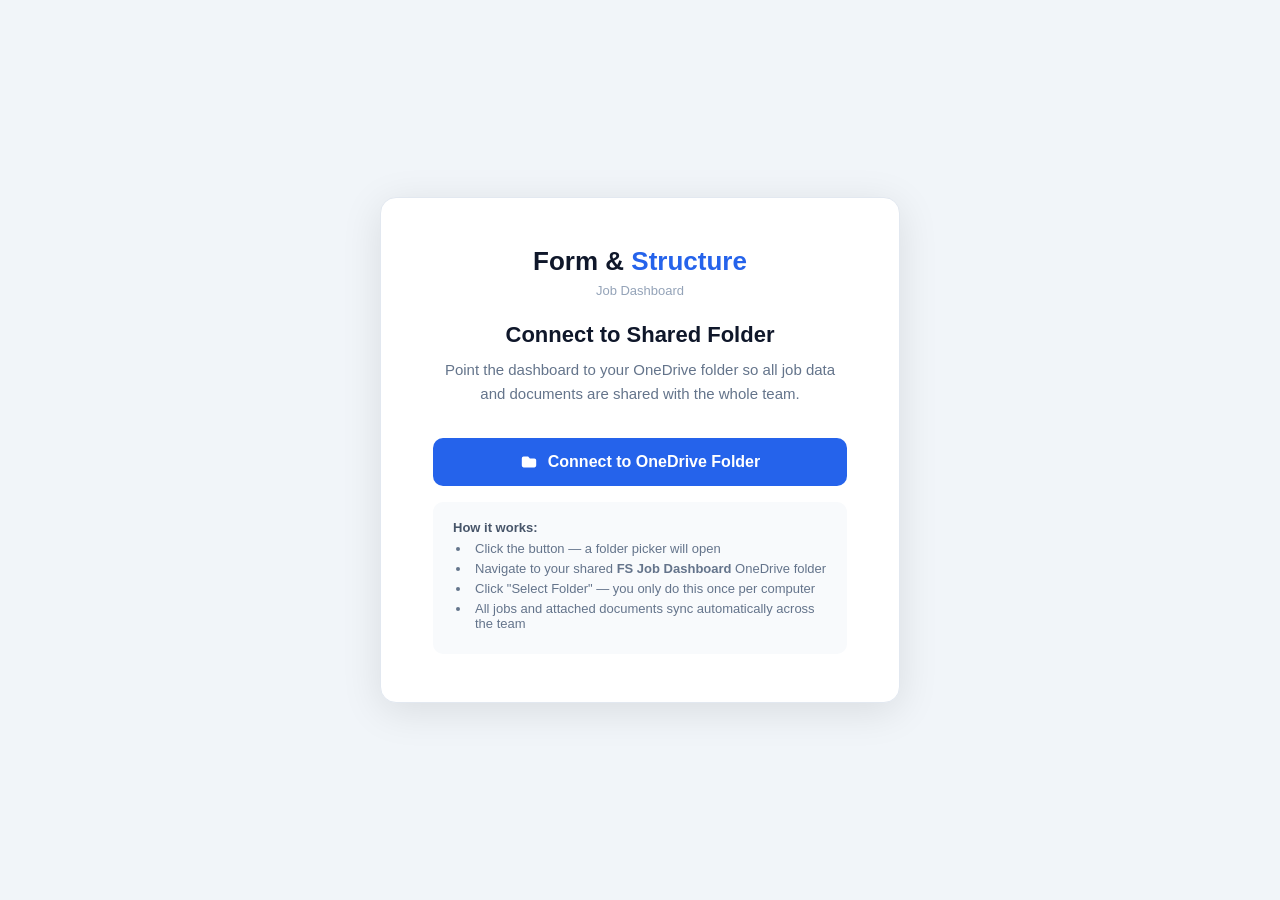
<file: project/uploads/FS Job Dashboard.html>
<!DOCTYPE html>
<html lang="en">
<head>
<meta charset="UTF-8">
<meta name="viewport" content="width=device-width, initial-scale=1.0">
<title>Form &amp; Structure · Job Dashboard</title>
<style>
*,*::before,*::after{box-sizing:border-box;margin:0;padding:0}
html{font-size:15px}
body{font-family:-apple-system,BlinkMacSystemFont,'Segoe UI',Roboto,sans-serif;background:#f1f5f9;color:#1e293b;height:100vh;overflow:hidden;display:flex;flex-direction:column}

/* TOP BAR */
#topbar{background:#0f172a;height:58px;display:flex;align-items:center;padding:0 20px;gap:14px;flex-shrink:0;border-bottom:2px solid #1e3a5f}
.logo{color:#fff;font-size:18px;font-weight:800;letter-spacing:-.5px;white-space:nowrap}
.logo span{color:#60a5fa}
.sync-pill{display:flex;align-items:center;gap:7px;background:#1e293b;border:1px solid #334155;border-radius:20px;padding:5px 12px}
.sync-dot{width:8px;height:8px;border-radius:50%;background:#94a3b8;flex-shrink:0}
.sync-dot.on{background:#22c55e;box-shadow:0 0 6px #22c55e88}
.sync-txt{font-size:12px;font-weight:600;color:#94a3b8;white-space:nowrap}
.sync-txt.on{color:#86efac}
#topbar-right{margin-left:auto;display:flex;align-items:center;gap:10px}
#refresh-btn{background:transparent;border:1px solid #334155;color:#94a3b8;border-radius:7px;padding:7px 10px;cursor:pointer;display:flex;align-items:center;gap:5px;font-size:13px;font-weight:600;transition:all .15s;font-family:inherit}
#refresh-btn:hover{background:#1e293b;color:#e2e8f0;border-color:#475569}
#em-btn{background:#2563eb;color:#fff;border:none;cursor:pointer;padding:9px 16px;border-radius:7px;font-size:13px;font-weight:700;display:flex;align-items:center;gap:7px;transition:background .15s;font-family:inherit}
#em-btn:hover{background:#1d4ed8}
#topbar-info{color:#64748b;font-size:12px;white-space:nowrap;max-width:260px;overflow:hidden;text-overflow:ellipsis}

/* LAYOUT */
#layout{display:flex;flex:1;overflow:hidden}

/* SIDEBAR */
#sidebar{width:210px;background:#0f172a;display:flex;flex-direction:column;padding:12px 0;flex-shrink:0;border-right:1px solid #1e293b}
.nav-item{display:flex;align-items:center;gap:13px;padding:13px 20px;color:#94a3b8;cursor:pointer;font-size:15px;font-weight:500;transition:all .15s;border-left:3px solid transparent;user-select:none}
.nav-item:hover{background:#1e293b;color:#e2e8f0}
.nav-item.active{background:#1e3a5f;color:#93c5fd;border-left-color:#3b82f6}
.nav-item svg{width:20px;height:20px;flex-shrink:0}
.nav-sec{font-size:10px;font-weight:700;text-transform:uppercase;letter-spacing:1px;color:#334155;padding:16px 20px 6px}
#sidebar .bot{margin-top:auto}
.folder-name{font-size:11px;color:#475569;padding:6px 20px 10px;white-space:nowrap;overflow:hidden;text-overflow:ellipsis}

/* MAIN */
#main{flex:1;overflow-y:auto;padding:26px}
.view{display:none}
.view.active{display:block}

/* CONNECT SCREEN */
#connect-screen{position:fixed;inset:0;background:#f1f5f9;z-index:500;display:flex;align-items:center;justify-content:center}
#connect-screen.hidden{display:none}
.connect-card{background:#fff;border-radius:16px;padding:48px 52px;max-width:520px;width:100%;text-align:center;border:1px solid #e2e8f0;box-shadow:0 8px 40px rgba(0,0,0,.1)}
.connect-logo{font-size:26px;font-weight:900;color:#0f172a;margin-bottom:6px}
.connect-logo span{color:#2563eb}
.connect-title{font-size:22px;font-weight:800;color:#0f172a;margin-bottom:10px}
.connect-sub{font-size:15px;color:#64748b;line-height:1.6;margin-bottom:32px}
.connect-btn{background:#2563eb;color:#fff;border:none;border-radius:10px;padding:15px 32px;font-size:16px;font-weight:700;cursor:pointer;width:100%;display:flex;align-items:center;justify-content:center;gap:10px;transition:background .15s;font-family:inherit;margin-bottom:16px}
.connect-btn:hover{background:#1d4ed8}
.connect-steps{text-align:left;background:#f8fafc;border-radius:10px;padding:18px 20px;margin-top:8px}
.connect-steps p{font-size:13px;color:#475569;margin-bottom:6px;font-weight:600}
.connect-steps li{font-size:13px;color:#64748b;margin-bottom:5px;padding-left:4px}
.connect-steps ul{padding-left:18px}

/* NAME PROMPT */
#name-screen{position:fixed;inset:0;background:rgba(0,0,0,.5);z-index:600;display:none;align-items:center;justify-content:center;backdrop-filter:blur(3px)}
#name-screen.open{display:flex}
.name-card{background:#fff;border-radius:14px;padding:36px 40px;max-width:420px;width:100%;text-align:center;box-shadow:0 20px 60px rgba(0,0,0,.25)}
.name-card h2{font-size:20px;font-weight:800;margin-bottom:8px}
.name-card p{font-size:14px;color:#64748b;margin-bottom:24px;line-height:1.5}
.name-opts{display:grid;grid-template-columns:1fr 1fr;gap:10px;margin-bottom:16px}
.name-opt{background:#f8fafc;border:2px solid #e2e8f0;border-radius:9px;padding:12px;cursor:pointer;font-size:15px;font-weight:700;transition:all .15s;font-family:inherit}
.name-opt:hover,.name-opt.sel{border-color:#2563eb;background:#eff6ff;color:#1d4ed8}
.name-custom{display:flex;gap:8px;margin-top:4px}
.name-input{border:1.5px solid #d1d5db;border-radius:8px;padding:10px 13px;font-size:14px;font-family:inherit;outline:none;flex:1}
.name-input:focus{border-color:#2563eb;box-shadow:0 0 0 3px #dbeafe}

/* PAGE HEADERS */
.ph{display:flex;align-items:flex-start;justify-content:space-between;margin-bottom:24px}
.ph-title{font-size:23px;font-weight:800;color:#0f172a}
.ph-sub{font-size:13px;color:#64748b;margin-top:3px}

/* STATS */
.stats{display:grid;grid-template-columns:repeat(4,1fr);gap:16px;margin-bottom:26px}
.sc{background:#fff;border-radius:10px;padding:20px;border:1px solid #e2e8f0;box-shadow:0 1px 3px rgba(0,0,0,.05)}
.sc.blue{background:#2563eb;border-color:#2563eb}
.sc-lbl{font-size:11px;font-weight:700;text-transform:uppercase;letter-spacing:.6px;color:#64748b;margin-bottom:8px}
.sc.blue .sc-lbl{color:#bfdbfe}
.sc-val{font-size:30px;font-weight:900;color:#0f172a;line-height:1}
.sc.blue .sc-val{color:#fff}
.sc-sub{font-size:12px;color:#94a3b8;margin-top:5px}
.sc.blue .sc-sub{color:#bfdbfe}

/* TABLE */
.tw{background:#fff;border-radius:10px;border:1px solid #e2e8f0;overflow:hidden;box-shadow:0 1px 3px rgba(0,0,0,.05)}
.tb{display:flex;align-items:center;gap:12px;padding:14px 18px;border-bottom:1px solid #f1f5f9;flex-wrap:wrap}
.tb input[type=text]{border:1px solid #e2e8f0;border-radius:7px;padding:9px 14px;font-size:14px;width:240px;outline:none;transition:border-color .15s;font-family:inherit}
.tb input[type=text]:focus{border-color:#2563eb;box-shadow:0 0 0 3px #dbeafe}
.fsel{border:1px solid #e2e8f0;border-radius:7px;padding:9px 12px;font-size:14px;outline:none;cursor:pointer;background:#fff;font-family:inherit}
.fsel:focus{border-color:#2563eb}
.ml{margin-left:auto;font-size:13px;color:#94a3b8}
table{width:100%;border-collapse:collapse}
thead{background:#f8fafc}
thead th{padding:11px 16px;text-align:left;font-size:11px;font-weight:700;text-transform:uppercase;letter-spacing:.5px;color:#64748b;border-bottom:1px solid #e2e8f0}
tbody tr{border-bottom:1px solid #f1f5f9;cursor:pointer;transition:background .1s}
tbody tr:hover{background:#f8fafc}
tbody tr:last-child{border-bottom:none}
tbody td{padding:14px 16px;font-size:14px;color:#1e293b;vertical-align:middle}
.t-num{font-weight:800;font-family:'SF Mono','Cascadia Code',monospace;font-size:13px;color:#1e40af}
.t-client{font-weight:700}
.t-proj{color:#475569;font-size:13px}
.t-val{font-weight:700;text-align:right;font-variant-numeric:tabular-nums}

/* BADGES */
.badge{display:inline-flex;align-items:center;padding:4px 11px;border-radius:20px;font-size:12px;font-weight:700;white-space:nowrap}
.s-ready{background:#f1f5f9;color:#475569}
.s-active{background:#fef3c7;color:#92400e}
.s-completed{background:#d1fae5;color:#065f46}
.s-installed{background:#cffafe;color:#164e63}
.s-void{background:#fee2e2;color:#991b1b}
.pm-dot{display:inline-flex;align-items:center;justify-content:center;width:30px;height:30px;border-radius:50%;font-size:13px;font-weight:800;color:#fff;flex-shrink:0}
.pm-G{background:#7c3aed}.pm-P{background:#d97706}.pm-J{background:#0284c7}
.crew-tag{display:inline-flex;align-items:center;gap:4px;background:#f1f5f9;border-radius:5px;padding:2px 7px;font-size:12px;font-weight:700;color:#475569;white-space:nowrap}

/* BUTTONS */
.btn{display:inline-flex;align-items:center;gap:7px;padding:10px 20px;border-radius:8px;font-size:14px;font-weight:700;cursor:pointer;border:none;transition:all .15s;white-space:nowrap;font-family:inherit}
.btn-primary{background:#2563eb;color:#fff}
.btn-primary:hover{background:#1d4ed8}
.btn-secondary{background:#f1f5f9;color:#374151;border:1px solid #e2e8f0}
.btn-secondary:hover{background:#e2e8f0}
.btn-sm{padding:7px 14px;font-size:13px;border-radius:7px}
.btn-danger{background:#fee2e2;color:#dc2626;border:1px solid #fecaca}
.btn-danger:hover{background:#fecaca}
.btn-x{padding:6px;border-radius:6px;background:transparent;border:none;cursor:pointer;color:#64748b;transition:all .15s;display:flex;align-items:center}
.btn-x:hover{background:#f1f5f9;color:#1e293b}

/* MODALS */
.mbk{position:fixed;inset:0;background:rgba(0,0,0,.55);z-index:200;display:none;align-items:center;justify-content:center;backdrop-filter:blur(2px)}
.mbk.open{display:flex}
.modal{background:#fff;border-radius:14px;width:700px;max-width:calc(100vw - 32px);max-height:calc(100vh - 60px);overflow-y:auto;box-shadow:0 25px 80px rgba(0,0,0,.35)}
.modal.wide{width:780px}
.mh{display:flex;align-items:center;justify-content:space-between;padding:20px 26px;border-bottom:1px solid #f1f5f9;position:sticky;top:0;background:#fff;z-index:1;border-radius:14px 14px 0 0}
.mt{font-size:19px;font-weight:800}
.mb{padding:24px 26px}
.mf{display:flex;align-items:center;justify-content:flex-end;gap:10px;padding:16px 26px;border-top:1px solid #f1f5f9;position:sticky;bottom:0;background:#fff;border-radius:0 0 14px 14px}

/* FORM */
.fg{display:grid;grid-template-columns:1fr 1fr;gap:16px}
.fi{display:flex;flex-direction:column;gap:7px}
.fi.full{grid-column:1/-1}
.fi.third{grid-column:span 1}
.fl{font-size:14px;font-weight:700;color:#374151}
.fl .req{color:#ef4444;margin-left:2px}
.finp,.fsel2,.fta{border:1px solid #d1d5db;border-radius:8px;padding:11px 14px;font-size:15px;font-family:inherit;outline:none;transition:border-color .15s;background:#fff;color:#1e293b;width:100%}
.finp:focus,.fsel2:focus,.fta:focus{border-color:#2563eb;box-shadow:0 0 0 3px #dbeafe}
.fta{resize:vertical;min-height:80px}
.fhint{font-size:12px;color:#94a3b8}

/* INSTALL RANGE WIDGET */
.install-range-wrap{grid-column:1/-1;background:#f8fafc;border:1px solid #e2e8f0;border-radius:10px;padding:16px 18px}
.install-range-title{font-size:13px;font-weight:800;color:#374151;margin-bottom:12px;text-transform:uppercase;letter-spacing:.5px}
.install-range-row{display:grid;grid-template-columns:1fr auto 1fr 1fr;gap:12px;align-items:end}
.install-arrow{font-size:18px;color:#94a3b8;padding-bottom:11px;text-align:center}
.install-range-hint{font-size:12px;color:#94a3b8;margin-top:8px}

/* FILE SLOTS */
.fs-grid{display:grid;grid-template-columns:1fr 1fr 1fr;gap:10px;margin-top:8px}
.fslot{border:2px dashed #d1d5db;border-radius:9px;padding:13px 14px;cursor:pointer;transition:all .15s;position:relative;background:#fafafa;display:flex;flex-direction:column;gap:3px}
.fslot:hover{border-color:#2563eb;background:#eff6ff}
.fslot.filled{border-style:solid;border-color:#86efac;background:#f0fdf4}
.fslot input[type=file]{display:none}
.fsl-lbl{font-size:11px;font-weight:800;text-transform:uppercase;letter-spacing:.6px;color:#64748b}
.fsl-name{font-size:13px;font-weight:600;white-space:nowrap;overflow:hidden;text-overflow:ellipsis;color:#1e293b}
.fsl-empty{font-size:13px;color:#94a3b8}
.fsl-size{font-size:11px;color:#10b981}
.fsl-rm{position:absolute;top:7px;right:7px;width:20px;height:20px;border-radius:50%;background:#fee2e2;color:#dc2626;border:none;cursor:pointer;font-size:12px;display:flex;align-items:center;justify-content:center;font-weight:800;line-height:1}

/* CALENDAR */
.calw{background:#fff;border-radius:10px;border:1px solid #e2e8f0;overflow:hidden}
.cal-hdr{display:flex;align-items:center;justify-content:space-between;padding:16px 20px;border-bottom:1px solid #f1f5f9}
.cal-ttl{font-size:19px;font-weight:800}
/* Capacity summary bar */
.cal-cap{display:flex;align-items:center;justify-content:space-between;padding:10px 20px;border-bottom:1px solid #f1f5f9;flex-wrap:wrap;gap:8px}
.cal-cap-info{font-size:13px;color:#475569;font-weight:600}
.cal-cap-info strong{color:#1e293b}
.cap-meter{display:flex;align-items:center;gap:10px}
.cap-bar-wrap{width:160px;height:8px;background:#e2e8f0;border-radius:4px;overflow:hidden}
.cap-bar-fill{height:100%;border-radius:4px;transition:width .3s}
.cap-label{font-size:12px;font-weight:700;white-space:nowrap}
.cap-0{color:#94a3b8}
.cap-1{color:#059669}
.cap-2{color:#d97706}
.cap-3{color:#ea580c}
.cap-4{color:#dc2626}
.cal-dh{display:grid;grid-template-columns:repeat(7,1fr);background:#f8fafc;border-bottom:1px solid #e2e8f0}
.cal-dh div{padding:10px;text-align:center;font-size:11px;font-weight:800;text-transform:uppercase;letter-spacing:.6px;color:#64748b}
.cal-grid{display:grid;grid-template-columns:repeat(7,1fr)}
/* Calendar cell capacity shading */
.cc{min-height:95px;padding:8px;border-right:1px solid #f1f5f9;border-bottom:1px solid #f1f5f9;transition:background .2s}
.cc:nth-child(7n){border-right:none}
.cc.om .cd{color:#cbd5e1}
.cc.td{outline:2px solid #2563eb;outline-offset:-2px}
/* Capacity levels — 1 crew, 2-3, 4-5, 6+ */
.cc.cap-lt{background:#f0fdf4}
.cc.cap-md{background:#fefce8}
.cc.cap-hv{background:#fff7ed}
.cc.cap-mx{background:#fef2f2}
.cd{font-size:13px;font-weight:700;color:#334155;margin-bottom:4px;line-height:1}
.cc.td .cd{background:#2563eb;color:#fff;width:26px;height:26px;border-radius:50%;display:flex;align-items:center;justify-content:center}
.cpill{font-size:11px;font-weight:600;padding:2px 6px;border-radius:4px;margin-bottom:2px;white-space:nowrap;overflow:hidden;text-overflow:ellipsis;cursor:pointer}
.cpill:hover{opacity:.8}
.cp-G{background:#ede9fe;color:#5b21b6}.cp-P{background:#fef3c7;color:#92400e}.cp-J{background:#dbeafe;color:#1e40af}

/* UPCOMING CARDS */
.upc-list{display:flex;flex-direction:column;gap:10px}
.upc{display:flex;align-items:center;gap:14px;background:#fff;border:1px solid #e2e8f0;border-radius:9px;padding:14px 16px;cursor:pointer;transition:all .15s}
.upc:hover{border-color:#3b82f6;box-shadow:0 0 0 3px #dbeafe}
.upc-dt{border-radius:9px;padding:9px 11px;text-align:center;flex-shrink:0;min-width:52px}
.upc-day{font-size:22px;font-weight:900;line-height:1;color:#1e293b}
.upc-mon{font-size:11px;font-weight:800;text-transform:uppercase}
.upc-info{flex:1;min-width:0}
.upc-id{font-size:12px;font-weight:700;color:#64748b}
.upc-name{font-size:15px;font-weight:800;color:#1e293b;white-space:nowrap;overflow:hidden;text-overflow:ellipsis}
.upc-desc{font-size:13px;color:#64748b}

/* DETAIL */
.dmg{display:grid;grid-template-columns:repeat(3,1fr);gap:14px;background:#f8fafc;border-radius:10px;padding:18px;margin-bottom:20px}
.dmi .dlbl{font-size:11px;font-weight:800;text-transform:uppercase;letter-spacing:.6px;color:#94a3b8;margin-bottom:4px}
.dmi .dval{font-size:15px;font-weight:700;color:#1e293b}
.sbtn{padding:8px 16px;border-radius:22px;font-size:13px;font-weight:700;cursor:pointer;border:2px solid transparent;transition:all .15s;font-family:inherit}
.sbtn.on{border-color:currentColor}

/* EMPTY */
.empty{padding:50px 20px;text-align:center;color:#94a3b8}
.empty p{font-size:15px}

/* LEGEND */
.legend{display:flex;gap:18px;align-items:center;flex-wrap:wrap}
.leg-i{display:flex;align-items:center;gap:7px;font-size:14px;color:#475569}
.leg-dot{width:12px;height:12px;border-radius:50%}

/* SETTINGS */
.sbox{background:#fff;border-radius:10px;border:1px solid #e2e8f0;padding:26px;max-width:580px;margin-bottom:20px}
.sbox h3{font-size:16px;font-weight:800;margin-bottom:16px;color:#1e293b}
.sbox hr{border:none;border-top:1px solid #f1f5f9;margin:20px 0}

@keyframes spin{to{transform:rotate(360deg)}}
.spinning{animation:spin .8s linear infinite}

::-webkit-scrollbar{width:6px}
::-webkit-scrollbar-track{background:transparent}
::-webkit-scrollbar-thumb{background:#cbd5e1;border-radius:3px}

/* ── CHANGE ORDERS ─────────────────────────────────────────────────────── */
.co-wrap,.alog-wrap{margin-top:22px;padding-top:18px;border-top:1px solid #f1f5f9}
.sec-ttl{font-size:12px;font-weight:800;text-transform:uppercase;letter-spacing:.6px;color:#475569;margin-bottom:12px}
.co-summary-box{background:#f0fdf4;border:1px solid #bbf7d0;border-radius:10px;padding:13px 16px;margin-bottom:12px;display:flex;align-items:center;gap:18px;flex-wrap:wrap}
.co-orig-lbl{font-size:13px;color:#64748b}
.co-curr-val{font-size:20px;font-weight:900;color:#059669;line-height:1}
.co-delta-lbl{font-size:13px;color:#64748b}
.co-list{display:flex;flex-direction:column;gap:7px;margin-bottom:12px}
.co-item{background:#f8fafc;border:1px solid #e2e8f0;border-radius:9px;padding:10px 13px;display:flex;align-items:flex-start;gap:10px}
.co-n{font-size:11px;font-weight:800;color:#94a3b8;min-width:26px;padding-top:2px}
.co-body{flex:1;min-width:0}
.co-desc-txt{font-size:14px;font-weight:700;color:#1e293b}
.co-meta-row{font-size:12px;color:#94a3b8;margin-top:2px;display:flex;align-items:center;gap:8px;flex-wrap:wrap}
.co-st{padding:2px 8px;border-radius:999px;font-size:11px;font-weight:700;display:inline-block}
.co-st.sub{background:#fef9c3;color:#92400e}
.co-st.apv{background:#dcfce7;color:#166534}
.co-right{display:flex;flex-direction:column;align-items:flex-end;gap:5px;margin-left:auto;flex-shrink:0}
.co-amt-val{font-size:15px;font-weight:800}
.co-amt-val.pos{color:#059669}.co-amt-val.neg{color:#ef4444}
.co-actions{display:flex;gap:5px}
.co-btn{padding:4px 10px;border-radius:6px;font-size:11px;font-weight:700;cursor:pointer;border:none;font-family:inherit}
.co-btn.approve{background:#dcfce7;color:#166534}.co-btn.approve:hover{background:#bbf7d0}
.co-btn.rm{background:#fee2e2;color:#dc2626}.co-btn.rm:hover{background:#fecaca}
.co-add-form{background:#f8fafc;border:1px solid #e2e8f0;border-radius:9px;padding:12px}
.co-add-row{display:grid;grid-template-columns:1fr 110px 130px;gap:8px;margin-bottom:9px}
.co-add-row input,.co-add-row select{border:1px solid #d1d5db;border-radius:7px;padding:8px 11px;font-size:13px;font-family:inherit;outline:none;width:100%}
.co-add-row input:focus,.co-add-row select:focus{border-color:#2563eb;box-shadow:0 0 0 3px #dbeafe}
/* ── ACTIVITY LOG ──────────────────────────────────────────────────────── */
.alog-list{display:flex;flex-direction:column}
.alog-item{display:flex;gap:10px;padding:10px 0;border-bottom:1px solid #f1f5f9}
.alog-item:last-child{border-bottom:none}
.alog-av{width:30px;height:30px;border-radius:50%;display:flex;align-items:center;justify-content:center;font-size:12px;font-weight:800;flex-shrink:0;background:#e0e7ff;color:#3730a3}
.alog-content{flex:1}
.alog-text{font-size:13px;color:#1e293b;line-height:1.45}
.alog-meta{font-size:11px;color:#94a3b8;margin-top:2px}
.alog-add{display:flex;gap:8px;margin-top:10px;align-items:flex-end}
.alog-add textarea{flex:1;border:1px solid #d1d5db;border-radius:8px;padding:9px 12px;font-size:13px;font-family:inherit;outline:none;resize:none;height:56px}
.alog-add textarea:focus{border-color:#2563eb;box-shadow:0 0 0 3px #dbeafe}
/* ── TABLE CO INDICATOR ────────────────────────────────────────────────── */
.val-has-co{color:#059669}.co-badge{display:inline-block;background:#dcfce7;color:#166534;font-size:10px;font-weight:800;padding:1px 6px;border-radius:10px;margin-left:4px;vertical-align:middle}
</style>
</head>
<body>

<!-- CONNECT SCREEN -->
<div id="connect-screen">
  <div class="connect-card">
    <div class="connect-logo">Form &amp; <span>Structure</span></div>
    <div style="font-size:13px;color:#94a3b8;margin-bottom:24px">Job Dashboard</div>
    <div class="connect-title">Connect to Shared Folder</div>
    <div class="connect-sub">Point the dashboard to your OneDrive folder so all job data and documents are shared with the whole team.</div>
    <button class="connect-btn" onclick="connectFolder()">
      <svg viewBox="0 0 20 20" fill="currentColor" style="width:18px;height:18px"><path d="M2 6a2 2 0 012-2h5l2 2h5a2 2 0 012 2v6a2 2 0 01-2 2H4a2 2 0 01-2-2V6z"/></svg>
      Connect to OneDrive Folder
    </button>
    <div class="connect-steps">
      <p>How it works:</p>
      <ul>
        <li>Click the button — a folder picker will open</li>
        <li>Navigate to your shared <strong>FS Job Dashboard</strong> OneDrive folder</li>
        <li>Click "Select Folder" — you only do this once per computer</li>
        <li>All jobs and attached documents sync automatically across the team</li>
      </ul>
    </div>
  </div>
</div>

<!-- NAME PROMPT -->
<div id="name-screen">
  <div class="name-card">
    <h2>Who are you?</h2>
    <p>Set your name so the team knows who made changes. You can update this anytime in Settings.</p>
    <div class="name-opts">
      <button class="name-opt" onclick="pickName('Evan',this)">Evan</button>
      <button class="name-opt" onclick="pickName('Geoff',this)">Geoff</button>
      <button class="name-opt" onclick="pickName('Pat',this)">Pat</button>
      <button class="name-opt" onclick="pickName('Joe',this)">Joe</button>
    </div>
    <div class="name-custom">
      <input type="text" class="name-input" id="custom-name" placeholder="Or type your name...">
      <button class="btn btn-primary btn-sm" onclick="pickNameCustom()">Continue</button>
    </div>
  </div>
</div>

<!-- TOP BAR -->
<div id="topbar">
  <div class="logo">Form &amp; <span>Structure</span></div>
  <div class="sync-pill">
    <div class="sync-dot" id="sync-dot"></div>
    <span class="sync-txt" id="sync-txt">Not connected</span>
  </div>
  <div id="topbar-right">
    <span id="topbar-info"></span>
    <button id="refresh-btn" onclick="manualRefresh()">
      <svg id="refresh-icon" viewBox="0 0 20 20" fill="currentColor" style="width:14px;height:14px"><path fill-rule="evenodd" d="M4 2a1 1 0 011 1v2.101a7.002 7.002 0 0111.601 2.566 1 1 0 11-1.885.666A5.002 5.002 0 005.999 7H9a1 1 0 010 2H4a1 1 0 01-1-1V3a1 1 0 011-1zm.008 9.057a1 1 0 011.276.61A5.002 5.002 0 0014.001 13H11a1 1 0 110-2h5a1 1 0 011 1v5a1 1 0 11-2 0v-2.101a7.002 7.002 0 01-11.601-2.566 1 1 0 01.61-1.276z" clip-rule="evenodd"/></svg>
      Refresh
    </button>
    <button id="em-btn" onclick="openEM()">
      <svg viewBox="0 0 20 20" fill="currentColor" style="width:14px;height:14px"><path d="M9 2a1 1 0 000 2h2a1 1 0 100-2H9z"/><path fill-rule="evenodd" d="M4 5a2 2 0 012-2 3 3 0 003 3h2a3 3 0 003-3 2 2 0 012 2v11a2 2 0 01-2 2H6a2 2 0 01-2-2V5zm3 4a1 1 0 000 2h.01a1 1 0 100-2H7zm3 0a1 1 0 000 2h3a1 1 0 100-2h-3zm-3 4a1 1 0 100 2h.01a1 1 0 100-2H7zm3 0a1 1 0 100 2h3a1 1 0 100-2h-3z" clip-rule="evenodd"/></svg>
      Estimating Master
    </button>
  </div>
</div>

<!-- LAYOUT -->
<div id="layout">
<div id="sidebar">
  <div class="nav-item active" id="nav-dashboard" onclick="nav('dashboard',this)">
    <svg viewBox="0 0 20 20" fill="currentColor"><path d="M10.707 2.293a1 1 0 00-1.414 0l-7 7a1 1 0 001.414 1.414L4 10.414V17a1 1 0 001 1h2a1 1 0 001-1v-2a1 1 0 011-1h2a1 1 0 011 1v2a1 1 0 001 1h2a1 1 0 001-1v-6.586l.293.293a1 1 0 001.414-1.414l-7-7z"/></svg>
    Dashboard
  </div>
  <div class="nav-item" id="nav-jobs" onclick="nav('jobs',this)">
    <svg viewBox="0 0 20 20" fill="currentColor"><path fill-rule="evenodd" d="M3 4a1 1 0 011-1h12a1 1 0 110 2H4a1 1 0 01-1-1zm0 4a1 1 0 011-1h12a1 1 0 110 2H4a1 1 0 01-1-1zm0 4a1 1 0 011-1h12a1 1 0 110 2H4a1 1 0 01-1-1zm0 4a1 1 0 011-1h12a1 1 0 110 2H4a1 1 0 01-1-1z" clip-rule="evenodd"/></svg>
    All Jobs
  </div>
  <div class="nav-item" id="nav-calendar" onclick="nav('calendar',this)">
    <svg viewBox="0 0 20 20" fill="currentColor"><path fill-rule="evenodd" d="M6 2a1 1 0 00-1 1v1H4a2 2 0 00-2 2v10a2 2 0 002 2h12a2 2 0 002-2V6a2 2 0 00-2-2h-1V3a1 1 0 10-2 0v1H7V3a1 1 0 00-1-1zm0 5a1 1 0 000 2h8a1 1 0 100-2H6z" clip-rule="evenodd"/></svg>
    Calendar
  </div>
  <div class="nav-sec">Actions</div>
  <div class="nav-item" onclick="openAdd()">
    <svg viewBox="0 0 20 20" fill="currentColor"><path fill-rule="evenodd" d="M10 3a1 1 0 011 1v5h5a1 1 0 110 2h-5v5a1 1 0 11-2 0v-5H4a1 1 0 110-2h5V4a1 1 0 011-1z" clip-rule="evenodd"/></svg>
    New Job
  </div>
  <div class="bot">
    <div class="folder-name" id="folder-name-side"></div>
    <div class="nav-item" id="nav-settings" onclick="nav('settings',this)">
      <svg viewBox="0 0 20 20" fill="currentColor"><path fill-rule="evenodd" d="M11.49 3.17c-.38-1.56-2.6-1.56-2.98 0a1.532 1.532 0 01-2.286.948c-1.372-.836-2.942.734-2.106 2.106.54.886.061 2.042-.947 2.287-1.561.379-1.561 2.6 0 2.978a1.532 1.532 0 01.947 2.287c-.836 1.372.734 2.942 2.106 2.106a1.532 1.532 0 012.287.947c.379 1.561 2.6 1.561 2.978 0a1.533 1.533 0 012.287-.947c1.372.836 2.942-.734 2.106-2.106a1.533 1.533 0 01.947-2.287c1.561-.379 1.561-2.6 0-2.978a1.532 1.532 0 01-.947-2.287c.836-1.372-.734-2.942-2.106-2.106a1.532 1.532 0 01-2.287-.947zM10 13a3 3 0 100-6 3 3 0 000 6z" clip-rule="evenodd"/></svg>
      Settings
    </div>
  </div>
</div>

<div id="main">

  <!-- DASHBOARD -->
  <div id="view-dashboard" class="view active">
    <div class="ph">
      <div><div class="ph-title">Dashboard</div><div class="ph-sub" id="dash-sub"></div></div>
      <button class="btn btn-primary" onclick="openAdd()">
        <svg viewBox="0 0 20 20" fill="currentColor" style="width:16px;height:16px"><path fill-rule="evenodd" d="M10 3a1 1 0 011 1v5h5a1 1 0 110 2h-5v5a1 1 0 11-2 0v-5H4a1 1 0 110-2h5V4a1 1 0 011-1z" clip-rule="evenodd"/></svg>
        New Job
      </button>
    </div>
    <div class="stats" id="stats"></div>
    <div style="display:grid;grid-template-columns:1fr 1fr;gap:22px">
      <div>
        <div style="font-size:12px;font-weight:800;text-transform:uppercase;letter-spacing:.6px;color:#475569;margin-bottom:12px">Installing Soon</div>
        <div id="upc-list" class="upc-list"></div>
      </div>
      <div>
        <div style="font-size:12px;font-weight:800;text-transform:uppercase;letter-spacing:.6px;color:#475569;margin-bottom:12px">In Progress</div>
        <div id="ip-list" class="upc-list"></div>
      </div>
    </div>
  </div>

  <!-- ALL JOBS -->
  <div id="view-jobs" class="view">
    <div class="ph">
      <div><div class="ph-title">All Jobs — 2026</div><div class="ph-sub" id="jobs-sub"></div></div>
      <button class="btn btn-primary" onclick="openAdd()">
        <svg viewBox="0 0 20 20" fill="currentColor" style="width:16px;height:16px"><path fill-rule="evenodd" d="M10 3a1 1 0 011 1v5h5a1 1 0 110 2h-5v5a1 1 0 11-2 0v-5H4a1 1 0 110-2h5V4a1 1 0 011-1z" clip-rule="evenodd"/></svg>
        New Job
      </button>
    </div>
    <div class="tw">
      <div class="tb">
        <input type="text" id="srch" placeholder="Search client, project, job #..." oninput="applyFilters()">
        <select class="fsel" id="fpm" onchange="applyFilters()">
          <option value="">All PMs</option>
          <option value="G">Geoff</option>
          <option value="P">Pat</option>
          <option value="J">Joe</option>
        </select>
        <select class="fsel" id="fst" onchange="applyFilters()">
          <option value="">All Statuses</option>
          <option value="ready">Ready to Start</option>
          <option value="active">In Progress</option>
          <option value="completed">Completed</option>
          <option value="installed">Installed</option>
          <option value="void">Void</option>
        </select>
        <div class="ml" id="jobs-ct"></div>
      </div>
      <div style="overflow-x:auto">
        <table>
          <thead><tr>
            <th style="width:80px">Job #</th>
            <th>Client</th>
            <th>Project</th>
            <th style="width:80px">PM</th>
            <th style="width:120px">Status</th>
            <th style="width:110px;text-align:right">Value</th>
            <th style="width:180px">Install Window</th>
            <th style="width:60px;text-align:center">Crew</th>
            <th style="width:60px;text-align:center">Docs</th>
          </tr></thead>
          <tbody id="jtbody"></tbody>
        </table>
      </div>
    </div>
  </div>

  <!-- CALENDAR -->
  <div id="view-calendar" class="view">
    <div class="ph">
      <div class="ph-title">Install Calendar</div>
      <div class="legend">
        <div class="leg-i"><div class="leg-dot" style="background:#7c3aed"></div>Geoff</div>
        <div class="leg-i"><div class="leg-dot" style="background:#d97706"></div>Pat</div>
        <div class="leg-i"><div class="leg-dot" style="background:#0284c7"></div>Joe</div>
        <div style="width:1px;height:16px;background:#e2e8f0"></div>
        <div class="leg-i"><div style="width:12px;height:12px;border-radius:3px;background:#f0fdf4;border:1px solid #86efac"></div>Light</div>
        <div class="leg-i"><div style="width:12px;height:12px;border-radius:3px;background:#fefce8;border:1px solid #fde047"></div>Moderate</div>
        <div class="leg-i"><div style="width:12px;height:12px;border-radius:3px;background:#fff7ed;border:1px solid #fdba74"></div>Heavy</div>
        <div class="leg-i"><div style="width:12px;height:12px;border-radius:3px;background:#fef2f2;border:1px solid #fca5a5"></div>Full</div>
      </div>
    </div>
    <div class="calw">
      <div class="cal-hdr">
        <button class="btn btn-secondary btn-sm" onclick="calNav(-1)">← Previous</button>
        <div class="cal-ttl" id="cal-ttl"></div>
        <button class="btn btn-secondary btn-sm" onclick="calNav(1)">Next →</button>
      </div>
      <!-- Capacity summary bar -->
      <div class="cal-cap" id="cal-cap"></div>
      <div class="cal-dh"><div>Sun</div><div>Mon</div><div>Tue</div><div>Wed</div><div>Thu</div><div>Fri</div><div>Sat</div></div>
      <div class="cal-grid" id="cal-grid"></div>
    </div>
  </div>

  <!-- SETTINGS -->
  <div id="view-settings" class="view">
    <div class="ph"><div class="ph-title">Settings</div></div>
    <div class="sbox">
      <h3>👤 Your Name</h3>
      <div class="fi" style="margin-bottom:0">
        <label class="fl">Display Name</label>
        <input type="text" class="finp" id="s-name" placeholder="e.g. Evan" style="max-width:260px">
        <div class="fhint">Shows on the dashboard when you save changes.</div>
      </div>
      <hr>
      <h3>📊 Estimating Master Link</h3>
      <div class="fi" style="margin-bottom:0">
        <label class="fl">File Path</label>
        <input type="text" class="finp" id="s-em" placeholder="C:\Users\Evan\OneDrive - Form &amp; Structure\Estimating Master.xlsx">
        <div class="fhint">Full path to your Estimating Master Excel file.</div>
      </div>
      <hr style="margin-bottom:16px">
      <button class="btn btn-primary" onclick="saveSettings()">Save Settings</button>
      <span id="s-saved" style="display:none;margin-left:12px;color:#10b981;font-weight:700;font-size:13px">✓ Saved!</span>
    </div>
    <div class="sbox">
      <h3>📁 Shared Folder</h3>
      <p style="font-size:14px;color:#64748b;margin-bottom:14px">All jobs and documents live in your connected OneDrive folder.</p>
      <div style="display:flex;gap:10px;flex-wrap:wrap">
        <button class="btn btn-secondary btn-sm" onclick="connectFolder()">Change Folder</button>
        <button class="btn btn-danger btn-sm" onclick="disconnectFolder()">Disconnect</button>
      </div>
      <div style="margin-top:12px;font-size:13px;color:#94a3b8">Connected: <strong id="s-folder-name" style="color:#475569">—</strong></div>
    </div>
  </div>

</div><!-- /main -->
</div><!-- /layout -->

<!-- MODAL: JOB DETAIL -->
<div id="m-detail" class="mbk" onclick="backdropClose(event,'m-detail')">
  <div class="modal" onclick="event.stopPropagation()">
    <div class="mh">
      <div>
        <div class="mt" id="d-title"></div>
        <div style="font-size:13px;color:#64748b;margin-top:3px" id="d-sub"></div>
      </div>
      <div style="display:flex;gap:9px;align-items:center">
        <button class="btn btn-secondary btn-sm" onclick="openEdit(activeJob)">Edit Job</button>
        <button class="btn-x" onclick="closeModal('m-detail')"><svg viewBox="0 0 20 20" fill="currentColor" style="width:19px;height:19px"><path fill-rule="evenodd" d="M4.293 4.293a1 1 0 011.414 0L10 8.586l4.293-4.293a1 1 0 111.414 1.414L11.414 10l4.293 4.293a1 1 0 01-1.414 1.414L10 11.414l-4.293 4.293a1 1 0 01-1.414-1.414L8.586 10 4.293 5.707a1 1 0 010-1.414z" clip-rule="evenodd"/></svg></button>
      </div>
    </div>
    <div class="mb" id="d-body"></div>
  </div>
</div>

<!-- MODAL: ADD / EDIT JOB -->
<div id="m-job" class="mbk" onclick="backdropClose(event,'m-job')">
  <div class="modal wide" onclick="event.stopPropagation()">
    <div class="mh">
      <div class="mt" id="mj-title">New Job</div>
      <button class="btn-x" onclick="closeModal('m-job')"><svg viewBox="0 0 20 20" fill="currentColor" style="width:19px;height:19px"><path fill-rule="evenodd" d="M4.293 4.293a1 1 0 011.414 0L10 8.586l4.293-4.293a1 1 0 111.414 1.414L11.414 10l4.293 4.293a1 1 0 01-1.414 1.414L10 11.414l-4.293 4.293a1 1 0 01-1.414-1.414L8.586 10 4.293 5.707a1 1 0 010-1.414z" clip-rule="evenodd"/></svg></button>
    </div>
    <div class="mb">
      <div class="fg">
        <div class="fi">
          <label class="fl">Job Number <span class="req">*</span></label>
          <input type="text" class="finp" id="f-num" placeholder="e.g. G047">
        </div>
        <div class="fi">
          <label class="fl">Project Manager <span class="req">*</span></label>
          <select class="fsel2" id="f-pm" onchange="pmChanged()">
            <option value="">Select PM...</option>
            <option value="G">Geoff</option>
            <option value="P">Pat</option>
            <option value="J">Joe</option>
          </select>
        </div>
        <div class="fi">
          <label class="fl">Client <span class="req">*</span></label>
          <input type="text" class="finp" id="f-client" placeholder="e.g. OHSU HMC">
        </div>
        <div class="fi">
          <label class="fl">Project Description</label>
          <input type="text" class="finp" id="f-proj" placeholder="e.g. Nurse Station Casework">
        </div>
        <div class="fi">
          <label class="fl">Status</label>
          <select class="fsel2" id="f-status">
            <option value="ready">Ready to Start</option>
            <option value="active">In Progress</option>
            <option value="completed">Completed</option>
            <option value="installed">Installed</option>
            <option value="void">Void</option>
          </select>
        </div>
        <div class="fi">
          <label class="fl">Contract Value ($)</label>
          <input type="number" class="finp" id="f-val" placeholder="0.00" min="0" step="0.01">
        </div>
        <div class="fi">
          <label class="fl">GC / General Contractor</label>
          <input type="text" class="finp" id="f-gc" placeholder="e.g. Norwest Construction">
        </div>
        <div class="fi">
          <label class="fl">Crew Size</label>
          <select class="fsel2" id="f-crew">
            <option value="1">1 installer</option>
            <option value="2">2 installers</option>
            <option value="3">3 installers</option>
            <option value="4">4 installers</option>
            <option value="5">5 installers</option>
            <option value="6">6+ installers</option>
          </select>
        </div>

        <!-- INSTALL RANGE WIDGET -->
        <div class="install-range-wrap">
          <div class="install-range-title">📅 Install Window</div>
          <div class="install-range-row">
            <div class="fi">
              <label class="fl">Start Date</label>
              <input type="date" class="finp" id="f-start" oninput="calcEnd()">
            </div>
            <div class="install-arrow">→</div>
            <div class="fi">
              <label class="fl">End Date</label>
              <input type="date" class="finp" id="f-end" oninput="calcDur()">
            </div>
            <div class="fi">
              <label class="fl">Duration (days)</label>
              <input type="number" class="finp" id="f-dur" placeholder="e.g. 5" min="1" oninput="calcEnd()">
            </div>
          </div>
          <div class="install-range-hint">Enter start + duration and the end date fills automatically — or pick both dates and duration calculates for you.</div>
        </div>

        <div class="fi full">
          <label class="fl">Notes</label>
          <textarea class="fta" id="f-notes" placeholder="Schedule details, access requirements, union status, special conditions..."></textarea>
        </div>
      </div>

      <div style="margin-top:22px">
        <div style="font-size:14px;font-weight:800;color:#374151;margin-bottom:4px">📎 Attach Job Documents</div>
        <div style="font-size:12px;color:#94a3b8;margin-bottom:10px">Files save directly to the shared OneDrive folder — the whole team can open them.</div>
        <div class="fs-grid" id="fslots"></div>
      </div>
    </div>
    <div class="mf">
      <button class="btn btn-secondary" onclick="closeModal('m-job')">Cancel</button>
      <button class="btn btn-primary" id="save-btn" onclick="saveJob()" style="min-width:130px">Save Job</button>
    </div>
  </div>
</div>

<script>
// ===================== CONFIG =====================
const FILE_SLOTS=[
  {key:'drawings', label:'Drawings',       icon:'📐'},
  {key:'specs',    label:'Specifications', icon:'📋'},
  {key:'schedule', label:'Schedule',       icon:'📅'},
  {key:'contract', label:'PO / Contract',  icon:'📄'},
  {key:'proposal', label:'Proposal',       icon:'💼'},
  {key:'other',    label:'Other',          icon:'📎'}
];
const SC={
  ready:    {label:'Ready to Start',cls:'s-ready',    color:'#6366f1'},
  active:   {label:'In Progress',   cls:'s-active',   color:'#d97706'},
  completed:{label:'Completed',     cls:'s-completed',color:'#059669'},
  installed:{label:'Installed',     cls:'s-installed',color:'#0891b2'},
  void:     {label:'Void',          cls:'s-void',     color:'#dc2626'}
};
const PM={G:{name:'Geoff',color:'#7c3aed'},P:{name:'Pat',color:'#d97706'},J:{name:'Joe',color:'#0284c7'}};
const MONTHS=['January','February','March','April','May','June','July','August','September','October','November','December'];
const MONTHS_S=['Jan','Feb','Mar','Apr','May','Jun','Jul','Aug','Sep','Oct','Nov','Dec'];

// ===================== SEED DATA =====================
const SEED=[
  {id:'G001',pm:'G',client:'MT. TABOR',project:'Kitchen',status:'active',value:0,installStart:'',installEnd:'',crewSize:2,gc:'',notes:''},
  {id:'P002',pm:'P',client:'NIC RAMIREZ',project:'Doors',status:'active',value:1600,installStart:'',installEnd:'',crewSize:1,gc:'',notes:''},
  {id:'G003',pm:'G',client:'ACC / PPMC',project:'Countertops',status:'active',value:5302,installStart:'',installEnd:'',crewSize:2,gc:'',notes:''},
  {id:'G004',pm:'G',client:'OHSU HMC',project:'Q AUD Countersunk',status:'active',value:110,installStart:'',installEnd:'',crewSize:1,gc:'',notes:''},
  {id:'G005',pm:'G',client:'LMHMC',project:'Radiation Oncology — Rm Drawers',status:'active',value:450,installStart:'',installEnd:'',crewSize:1,gc:'',notes:''},
  {id:'G006',pm:'G',client:'OHSU HMC',project:'New Tabletop',status:'active',value:643,installStart:'',installEnd:'',crewSize:1,gc:'',notes:''},
  {id:'G007',pm:'G',client:'COATS & TAILS',project:'Lobby / Misc',status:'active',value:3920,installStart:'',installEnd:'',crewSize:2,gc:'',notes:''},
  {id:'P008',pm:'P',client:'UNIV. ACH. MILLWORK',project:'Hills. Campus',status:'active',value:3688,installStart:'',installEnd:'',crewSize:2,gc:'',notes:''},
  {id:'G009',pm:'G',client:'OHSU HMC',project:'P/L Countertop',status:'active',value:1180,installStart:'',installEnd:'',crewSize:1,gc:'',notes:''},
  {id:'P010',pm:'P',client:'MANION DESIGN LLC',project:'Base Cabs W/C',status:'active',value:2325.20,installStart:'',installEnd:'',crewSize:2,gc:'',notes:''},
  {id:'G011',pm:'G',client:'VIKING',project:'LGS MOB 2 OP Pharmacy',status:'active',value:47988,installStart:'',installEnd:'',crewSize:3,gc:'',notes:''},
  {id:'G012',pm:'G',client:'NORWEST',project:'OR Vasc. Specialists',status:'active',value:55575,installStart:'',installEnd:'',crewSize:4,gc:'',notes:''},
  {id:'G013',pm:'G',client:'NORTHWEST PRIMARY CARE',project:'Kitchen',status:'active',value:7183,installStart:'',installEnd:'',crewSize:2,gc:'',notes:''},
  {id:'J014',pm:'J',client:'LSCMC',project:'527 Closet',status:'void',value:1052,installStart:'',installEnd:'',crewSize:1,gc:'',notes:'Voided'},
  {id:'G015',pm:'G',client:'JESUIT HS',project:'CT & Shelves',status:'active',value:589.95,installStart:'',installEnd:'',crewSize:2,gc:'',notes:''},
  {id:'G016',pm:'G',client:'JOHN',project:'MDF Circles',status:'active',value:0,installStart:'',installEnd:'',crewSize:1,gc:'',notes:''},
  {id:'G017',pm:'G',client:'JOHN',project:'Plywood Panels',status:'active',value:0,installStart:'',installEnd:'',crewSize:1,gc:'',notes:''},
  {id:'G018',pm:'G',client:'LMHMC',project:'MOB 2 Ste 200',status:'active',value:6118,installStart:'',installEnd:'',crewSize:2,gc:'',notes:''},
  {id:'G019',pm:'G',client:'OREGON RESTORATION',project:'Vanity',status:'active',value:1074,installStart:'',installEnd:'',crewSize:1,gc:'',notes:''},
  {id:'P020',pm:'P',client:'MARK HORVAT',project:'Misc',status:'active',value:0,installStart:'',installEnd:'',crewSize:1,gc:'',notes:''},
  {id:'G021',pm:'G',client:'NORWEST',project:'TOC Lab Removal',status:'active',value:3504,installStart:'',installEnd:'',crewSize:2,gc:'',notes:''},
  {id:'G022',pm:'G',client:'5 STAR',project:'Emanuel Rm 5400 Casework',status:'active',value:5713,installStart:'',installEnd:'',crewSize:3,gc:'',notes:''},
  {id:'P023',pm:'P',client:'JOHN HOLTMANN',project:'Golf Cabinet',status:'active',value:0,installStart:'',installEnd:'',crewSize:1,gc:'',notes:''},
  {id:'G024',pm:'G',client:'CCDC',project:'Volcano View Bookcases',status:'active',value:4114,installStart:'',installEnd:'',crewSize:2,gc:'',notes:''},
  {id:'G025',pm:'G',client:'SCHAFRON CONST.',project:'2 Doors',status:'active',value:0,installStart:'',installEnd:'',crewSize:1,gc:'',notes:''},
  {id:'G026',pm:'G',client:'ESSEX',project:'Bonneville St. Johns',status:'active',value:3845,installStart:'',installEnd:'',crewSize:2,gc:'',notes:''},
  {id:'G027',pm:'G',client:'LMHMC',project:'Maternity Cab',status:'active',value:1973,installStart:'',installEnd:'',crewSize:1,gc:'',notes:''},
  {id:'G028',pm:'G',client:'CCDC',project:'Pacific Bld Suite 1012-1015',status:'active',value:9296,installStart:'',installEnd:'',crewSize:3,gc:'',notes:''},
  {id:'G029',pm:'G',client:'TRAINOR COMMERCIAL',project:'Design Within Reach',status:'active',value:22923,installStart:'',installEnd:'',crewSize:3,gc:'',notes:''},
  {id:'J030',pm:'J',client:'R HAKES',project:'Pacific Office Automation Reno',status:'active',value:6657,installStart:'',installEnd:'',crewSize:2,gc:'',notes:''},
  {id:'J031',pm:'J',client:'R HAKES',project:'St. Andrews Church DR',status:'active',value:13731,installStart:'',installEnd:'',crewSize:2,gc:'PW',notes:''},
  {id:'G032',pm:'G',client:'LMHMC',project:'FIV Cabin',status:'active',value:0,installStart:'',installEnd:'',crewSize:1,gc:'',notes:''},
  {id:'G033',pm:'G',client:'5 STAR',project:'Unity Lobby Drawer Box',status:'active',value:157.50,installStart:'',installEnd:'',crewSize:1,gc:'',notes:''},
  {id:'G034',pm:'G',client:'IU LINE',project:'Office Remodel',status:'active',value:4955,installStart:'',installEnd:'',crewSize:2,gc:'',notes:''},
  {id:'G035',pm:'G',client:'BEAVERTON DENTAL',project:'Misc',status:'active',value:0,installStart:'',installEnd:'',crewSize:1,gc:'',notes:''},
  {id:'G036',pm:'G',client:'ACC',project:'Prov. Gateway MOB X-Ray',status:'active',value:1746,installStart:'',installEnd:'',crewSize:2,gc:'',notes:''},
  {id:'G037',pm:'G',client:'AWE',project:'Cut Parts',status:'active',value:200,installStart:'',installEnd:'',crewSize:1,gc:'',notes:''},
  {id:'G038',pm:'G',client:'LOIS',project:'Countertop',status:'active',value:0,installStart:'',installEnd:'',crewSize:1,gc:'',notes:''},
  {id:'G039',pm:'G',client:'ALOFT',project:'Refinish Door',status:'active',value:0,installStart:'',installEnd:'',crewSize:1,gc:'',notes:''},
  {id:'G040',pm:'G',client:'FOREST GROVE',project:'Break Room',status:'active',value:4681,installStart:'',installEnd:'',crewSize:2,gc:'',notes:''},
  {id:'G041',pm:'G',client:'5 STAR',project:'LEMC MOB 2 Ste 550',status:'active',value:2300,installStart:'',installEnd:'',crewSize:2,gc:'',notes:''},
  {id:'G042',pm:'G',client:'ACC / LSMC',project:'OP Pharmacy',status:'active',value:36209,installStart:'',installEnd:'',crewSize:4,gc:'',notes:''},
  {id:'G043',pm:'G',client:'JEFF RULE',project:'Door Repair',status:'active',value:0,installStart:'',installEnd:'',crewSize:1,gc:'',notes:''},
  {id:'P044',pm:'P',client:'MARK ASPLUND',project:'Casework',status:'active',value:0,installStart:'',installEnd:'',crewSize:2,gc:'',notes:'T&M'},
  {id:'G045',pm:'G',client:'LMHMC',project:'Staff Lounge',status:'active',value:3019,installStart:'',installEnd:'',crewSize:2,gc:'',notes:''},
  {id:'G046',pm:'G',client:'NORWEST',project:'Rose City Head & Neck Surgery',status:'active',value:26942,installStart:'',installEnd:'',crewSize:4,gc:'',notes:''}
];

// ===================== STATE =====================
let dirHandle=null, jobs=[], settings={}, activeJob=null, editingId=null;
let calY=new Date().getFullYear(), calM=new Date().getMonth();
let pf={}, lastTimestamp=null, autoRefreshTimer=null, pendingName='';

// ===================== INDEXEDDB (handle only) =====================
function hdlDB(){
  return new Promise(ok=>{
    const r=indexedDB.open('fs-hdl-v2',1);
    r.onupgradeneeded=e=>e.target.result.createObjectStore('h');
    r.onsuccess=e=>ok(e.target.result);
    r.onerror=()=>ok(null);
  });
}
async function storeHandle(h){const db=await hdlDB();if(!db)return;const tx=db.transaction('h','readwrite');tx.objectStore('h').put(h,'dir')}
async function retrieveHandle(){const db=await hdlDB();if(!db)return null;return new Promise(ok=>{const r=db.transaction('h','readonly').objectStore('h').get('dir');r.onsuccess=()=>ok(r.result||null);r.onerror=()=>ok(null)})}
async function clearHandle(){const db=await hdlDB();if(!db)return;db.transaction('h','readwrite').objectStore('h').delete('dir')}

// ===================== PERMISSIONS =====================
async function verifyPermission(h){
  if(!h)return false;
  try{
    let p=await h.queryPermission({mode:'readwrite'});
    if(p==='granted')return true;
    return(await h.requestPermission({mode:'readwrite'}))==='granted';
  }catch{return false}
}

// ===================== CONNECTION =====================
async function connectFolder(){
  try{
    const h=await window.showDirectoryPicker({mode:'readwrite'});
    dirHandle=h;
    await storeHandle(h);
    await loadJobs();
    showConnected();
    if(!settings.userName) showNamePrompt();
  }catch(e){if(e.name!=='AbortError') alert('Could not connect: '+e.message)}
}
async function disconnectFolder(){
  if(!confirm('Disconnect from folder? You can reconnect anytime.'))return;
  await clearHandle(); dirHandle=null; jobs=[];
  stopAutoRefresh();
  document.getElementById('connect-screen').classList.remove('hidden');
  setSyncStatus(false,'Not connected');
}
function showConnected(){
  document.getElementById('connect-screen').classList.add('hidden');
  setSyncStatus(true,'Live · '+(dirHandle?dirHandle.name:'folder'));
  const fn=dirHandle?dirHandle.name:'';
  document.getElementById('folder-name-side').textContent='📁 '+fn;
  const sf=document.getElementById('s-folder-name'); if(sf) sf.textContent=fn;
  startAutoRefresh();
  refreshCurrentView();
}
function setSyncStatus(on,txt){
  document.getElementById('sync-dot').className='sync-dot'+(on?' on':'');
  const t=document.getElementById('sync-txt'); t.className='sync-txt'+(on?' on':''); t.textContent=txt;
}

// ===================== FILE SYSTEM =====================
async function loadJobs(){
  if(!dirHandle)return;
  try{
    const fh=await dirHandle.getFileHandle('jobs.json');
    const file=await fh.getFile();
    const data=JSON.parse(await file.text());
    jobs=migrateJobs(data.jobs||[]);
    lastTimestamp=data.lastUpdated||null;
    const by=data.lastUpdatedBy||''; const ago=lastTimestamp?timeAgo(lastTimestamp):'';
    if(ago&&by) document.getElementById('topbar-info').textContent='Updated '+ago+' by '+by;
  }catch(e){
    if(e.name==='NotFoundError'){
      jobs=SEED.map(j=>({...j,files:[],created:new Date().toISOString()}));
      await saveJobs('Setup');
    }else console.error('Load error:',e);
  }
}

// Migrate old data — handles installDate→range and ensures CO/activity arrays exist
function migrateJobs(arr){
  return arr.map(j=>{
    const out={...j};
    if(out.installDate&&!out.installStart){
      out.installStart=out.installDate; out.installEnd=out.installDate; delete out.installDate;
    }
    out.installStart=out.installStart||'';
    out.installEnd=out.installEnd||'';
    out.crewSize=out.crewSize||1;
    out.changeOrders=out.changeOrders||[];
    out.activityLog=out.activityLog||[];
    return out;
  });
}

// Current contract value = original + all APPROVED COs
function currentContractValue(j){
  const base=parseFloat(j.value)||0;
  const coTotal=(j.changeOrders||[]).filter(c=>c.status==='approved').reduce((s,c)=>s+(parseFloat(c.amount)||0),0);
  return base+coTotal;
}

async function saveJobs(by){
  if(!dirHandle)return;
  const ts=new Date().toISOString();
  try{
    const fh=await dirHandle.getFileHandle('jobs.json',{create:true});
    const w=await fh.createWritable();
    await w.write(JSON.stringify({version:3,lastUpdated:ts,lastUpdatedBy:by||settings.userName||'Unknown',jobs},null,2));
    await w.close();
    lastTimestamp=ts;
    document.getElementById('topbar-info').textContent='Saved just now by '+(by||settings.userName||'Unknown');
  }catch(e){console.error('Save error:',e);alert('Error saving: '+e.message)}
}

async function saveFileToFolder(jobId,slotKey,file){
  if(!dirHandle)return null;
  try{
    const fd=await dirHandle.getDirectoryHandle('files',{create:true});
    const jd=await fd.getDirectoryHandle(jobId,{create:true});
    const safeName=slotKey+'_'+file.name.replace(/[^a-zA-Z0-9._\- ]/g,'_');
    const fh=await jd.getFileHandle(safeName,{create:true});
    const w=await fh.createWritable(); await w.write(file); await w.close();
    return{name:file.name,path:['files',jobId,safeName],size:file.size,slot:slotKey};
  }catch(e){console.error('File save error:',e);alert('Error saving "'+file.name+'": '+e.message);return null}
}

async function openFileFromFolder(pathArr){
  if(!dirHandle){alert('Not connected to folder.');return}
  try{
    let cur=dirHandle;
    for(let i=0;i<pathArr.length-1;i++) cur=await cur.getDirectoryHandle(pathArr[i]);
    const fh=await cur.getFileHandle(pathArr[pathArr.length-1]);
    const file=await fh.getFile();
    const url=URL.createObjectURL(file);
    window.open(url,'_blank');
    setTimeout(()=>URL.revokeObjectURL(url),20000);
  }catch(e){alert('Could not open file. It may not have synced yet.\n\nPath: '+pathArr.join('/')+'\n\n'+e.message)}
}

// ===================== AUTO REFRESH =====================
function startAutoRefresh(){
  stopAutoRefresh();
  autoRefreshTimer=setInterval(async()=>{
    if(!dirHandle)return;
    try{
      const fh=await dirHandle.getFileHandle('jobs.json');
      const data=JSON.parse(await(await fh.getFile()).text());
      if(data.lastUpdated&&data.lastUpdated!==lastTimestamp){
        jobs=migrateJobs(data.jobs||[]);
        lastTimestamp=data.lastUpdated;
        const by=data.lastUpdatedBy||'';
        document.getElementById('topbar-info').textContent='Updated '+timeAgo(data.lastUpdated)+' by '+by;
        refreshCurrentView();
      }
    }catch{/*silent*/}
  },60000);
}
function stopAutoRefresh(){if(autoRefreshTimer){clearInterval(autoRefreshTimer);autoRefreshTimer=null}}
async function manualRefresh(){
  if(!dirHandle){alert('Not connected.');return}
  const icon=document.getElementById('refresh-icon'); icon.classList.add('spinning');
  await loadJobs(); refreshCurrentView();
  setTimeout(()=>icon.classList.remove('spinning'),600);
}
function refreshCurrentView(){
  if(document.getElementById('view-dashboard').classList.contains('active')) renderDashboard();
  if(document.getElementById('view-jobs').classList.contains('active')) applyFilters();
  if(document.getElementById('view-calendar').classList.contains('active')) renderCalendar();
}

// ===================== INIT =====================
async function init(){
  loadSettings();
  const stored=await retrieveHandle();
  if(stored){
    const ok=await verifyPermission(stored);
    if(ok){dirHandle=stored;await loadJobs();showConnected();if(!settings.userName)showNamePrompt();}
    else document.getElementById('connect-screen').classList.remove('hidden');
  }
}

// ===================== SETTINGS =====================
function loadSettings(){
  try{settings=JSON.parse(localStorage.getItem('fs-cfg-v2')||'{}')}catch{settings={}}
  const sn=document.getElementById('s-name'); if(sn) sn.value=settings.userName||'';
  const se=document.getElementById('s-em'); if(se) se.value=settings.em||'';
}
function saveSettings(){
  settings.userName=document.getElementById('s-name').value.trim();
  settings.em=document.getElementById('s-em').value.trim();
  localStorage.setItem('fs-cfg-v2',JSON.stringify(settings));
  const sv=document.getElementById('s-saved'); sv.style.display='inline';
  setTimeout(()=>sv.style.display='none',2000);
  const sf=document.getElementById('s-folder-name'); if(sf&&dirHandle) sf.textContent=dirHandle.name;
}
function openEM(){
  const p=settings.em; if(!p){alert('No Estimating Master path set. Go to Settings.');return}
  window.open(p.startsWith('http')?p:'file:///'+p.replace(/\\/g,'/'),'_blank');
}

// ===================== NAME PROMPT =====================
function showNamePrompt(){document.getElementById('name-screen').classList.add('open')}
function pickName(n,btn){pendingName=n;document.querySelectorAll('.name-opt').forEach(b=>b.classList.remove('sel'));btn.classList.add('sel');document.getElementById('custom-name').value=''}
function pickNameCustom(){
  const n=(document.getElementById('custom-name').value.trim()||pendingName).trim();
  if(!n){alert('Please enter your name or pick one.');return}
  settings.userName=n; localStorage.setItem('fs-cfg-v2',JSON.stringify(settings));
  const sn=document.getElementById('s-name'); if(sn) sn.value=n;
  document.getElementById('name-screen').classList.remove('open');
}

// ===================== UTILS =====================
function fc(v){if(!v&&v!==0)return'—';if(v===0)return'—';return'$'+v.toLocaleString('en-US',{minimumFractionDigits:0,maximumFractionDigits:2})}
function fd(s){if(!s)return'—';const p=s.split('-');if(p.length!==3)return s;return MONTHS_S[+p[1]-1]+' '+parseInt(p[2])+', '+p[0]}
function fdShort(s){if(!s)return'—';const p=s.split('-');if(p.length!==3)return s;return MONTHS_S[+p[1]-1]+' '+parseInt(p[2])}
// Format install window for display
function fdRange(j){
  const s=j.installStart||j.installDate;
  const e=j.installEnd;
  if(!s)return'—';
  if(!e||e===s)return fd(s);
  const dur=getDuration(s,e);
  return fdShort(s)+' → '+fdShort(e)+(dur>1?' ('+dur+' days)':'');
}
function fdRangeShort(j){
  const s=j.installStart||j.installDate;
  const e=j.installEnd;
  if(!s)return'—';
  if(!e||e===s)return fdShort(s);
  return fdShort(s)+'–'+fdShort(e);
}
function getDuration(start,end){
  if(!start||!end)return 1;
  const s=new Date(start+'T12:00:00'), e=new Date(end+'T12:00:00');
  return Math.max(1,Math.round((e-s)/864e5)+1);
}
function sb(st){const c=SC[st]||SC.active;return`<span class="badge ${c.cls}">${c.label}</span>`}
function pb(pm){return`<span class="pm-dot pm-${pm}" title="${(PM[pm]||{name:pm}).name}">${pm}</span>`}
function fz(b){if(!b)return'';if(b<1024)return b+'B';if(b<1048576)return Math.round(b/1024)+'KB';return(b/1048576).toFixed(1)+'MB'}
function sortJobs(arr){return arr.slice().sort((a,b)=>parseInt(a.id.replace(/\D/g,''))-parseInt(b.id.replace(/\D/g,'')))}
function timeAgo(iso){const d=(Date.now()-new Date(iso).getTime())/1000;if(d<60)return'just now';if(d<3600)return Math.floor(d/60)+' min ago';if(d<86400)return Math.floor(d/3600)+' hr ago';return Math.floor(d/86400)+' days ago'}
function getInstallStart(j){return j.installStart||j.installDate||''}

// Build day map: date string → [jobs] (expands ranges across all days in span)
function buildDayMap(){
  const m={};
  jobs.forEach(j=>{
    const s=getInstallStart(j); if(!s||j.status==='void')return;
    const end=j.installEnd||s;
    const sd=new Date(s+'T12:00:00'), ed=new Date(end+'T12:00:00');
    for(let d=new Date(sd);d<=ed;d.setDate(d.getDate()+1)){
      const k=d.toISOString().split('T')[0];
      if(!m[k])m[k]=[];
      if(!m[k].find(x=>x.id===j.id))m[k].push(j);
    }
  });
  return m;
}

// Get total crew on a given day
function dayCrewTotal(dayJobs){return dayJobs.reduce((s,j)=>s+(parseInt(j.crewSize)||1),0)}

// Capacity CSS class based on crew count
function capClass(crew){
  if(crew===0)return'';
  if(crew<=2)return'cap-lt';
  if(crew<=5)return'cap-md';
  if(crew<=8)return'cap-hv';
  return'cap-mx';
}

// Monthly capacity summary
function monthSummary(y,m){
  const firstDay=new Date(y,m,1), lastDay=new Date(y,m+1,0);
  const jobsThisMonth=new Set(); let totalCrewDays=0;
  jobs.forEach(j=>{
    const s=getInstallStart(j); if(!s||j.status==='void')return;
    const sd=new Date(s+'T12:00:00'), ed=new Date((j.installEnd||s)+'T12:00:00');
    if(sd>lastDay||ed<firstDay)return;
    jobsThisMonth.add(j.id);
    const lo=new Date(Math.max(sd,firstDay)), hi=new Date(Math.min(ed,lastDay));
    for(let d=new Date(lo);d<=hi;d.setDate(d.getDate()+1)){
      totalCrewDays+=parseInt(j.crewSize)||1;
    }
  });
  return{jobs:jobsThisMonth.size,crewDays:totalCrewDays};
}

// ===================== NAVIGATION =====================
function nav(v,el){
  document.querySelectorAll('.view').forEach(x=>x.classList.remove('active'));
  document.querySelectorAll('.nav-item').forEach(x=>x.classList.remove('active'));
  document.getElementById('view-'+v).classList.add('active');
  if(el) el.classList.add('active');
  if(v==='dashboard') renderDashboard();
  if(v==='jobs') applyFilters();
  if(v==='calendar') renderCalendar();
  if(v==='settings') loadSettings();
}

// ===================== DASHBOARD =====================
function renderDashboard(){
  const active=jobs.filter(j=>j.status!=='void'&&j.status!=='installed'&&j.status!=='completed');
  const ip=jobs.filter(j=>j.status==='active');
  const done=jobs.filter(j=>j.status==='completed'||j.status==='installed');
  const rev=jobs.filter(j=>j.status!=='void').reduce((s,j)=>s+currentContractValue(j),0);
  const now=new Date();

  // Jobs with install windows that overlap the next 21 days
  const soon=jobs.filter(j=>{
    const s=getInstallStart(j); if(!s||j.status==='void')return false;
    const sd=new Date(s+'T12:00:00');
    const ed=new Date((j.installEnd||s)+'T12:00:00');
    const diffStart=(sd-now)/864e5;
    return diffStart<=-1?ed>=now:(diffStart<=21);
  }).sort((a,b)=>getInstallStart(a).localeCompare(getInstallStart(b)));

  document.getElementById('dash-sub').textContent=`${active.length} active · ${ip.length} in progress · ${done.length} completed`;
  document.getElementById('stats').innerHTML=`
    <div class="sc blue"><div class="sc-lbl">Active Jobs</div><div class="sc-val">${active.length}</div><div class="sc-sub">${ip.length} currently in progress</div></div>
    <div class="sc"><div class="sc-lbl">Installing ≤ 21 Days</div><div class="sc-val">${soon.length}</div><div class="sc-sub">${soon.length?'Next: '+fdShort(getInstallStart(soon[0])):'No installs scheduled yet'}</div></div>
    <div class="sc"><div class="sc-lbl">Completed / Installed</div><div class="sc-val">${done.length}</div><div class="sc-sub">This year</div></div>
    <div class="sc"><div class="sc-lbl">YTD Revenue</div><div class="sc-val" style="font-size:22px">${fc(rev)}</div><div class="sc-sub">${jobs.filter(j=>j.value>0&&j.status!=='void').length} jobs with values</div></div>
  `;

  document.getElementById('upc-list').innerHTML=soon.length?soon.slice(0,6).map(j=>{
    const s=getInstallStart(j); const d=new Date(s+'T12:00:00');
    const pm=PM[j.pm]||{color:'#6366f1',name:j.pm};
    const dur=getDuration(s,j.installEnd||s);
    const range=fdRangeShort(j);
    return`<div class="upc" onclick="showDetail('${j.id}')">
      <div class="upc-dt" style="background:${pm.color}18;border:1px solid ${pm.color}44">
        <div class="upc-day">${d.getDate()}</div>
        <div class="upc-mon" style="color:${pm.color}">${MONTHS_S[d.getMonth()]}</div>
      </div>
      <div class="upc-info">
        <div class="upc-id">${j.id} · ${pm.name} · ${range}${dur>1?' · '+dur+' days':''}</div>
        <div class="upc-name">${j.client}</div>
        <div class="upc-desc">${j.project||'—'} · <span class="crew-tag">👷 ${j.crewSize||1}</span></div>
      </div>${sb(j.status)}</div>`;
  }).join(''):'<div class="empty"><p>No installs in the next 21 days.<br><small style="font-size:12px">Add install windows to jobs to see them here.</small></p></div>';

  document.getElementById('ip-list').innerHTML=ip.length?ip.slice(0,6).map(j=>`
    <div class="upc" onclick="showDetail('${j.id}')">
      ${pb(j.pm)}
      <div class="upc-info">
        <div class="upc-id">${j.id}</div>
        <div class="upc-name">${j.client}</div>
        <div class="upc-desc">${j.project||'—'}${j.value?' · '+fc(j.value):''}</div>
      </div>
      ${getInstallStart(j)?`<div style="text-align:right;font-size:12px;color:#64748b;white-space:nowrap">Install<br><strong>${fdRangeShort(j)}</strong></div>`:''}
    </div>`).join(''):'<div class="empty"><p>No jobs currently in progress.</p></div>';
}

// ===================== JOBS TABLE =====================
function applyFilters(){
  const s=(document.getElementById('srch')||{value:''}).value.toLowerCase();
  const pm=(document.getElementById('fpm')||{value:''}).value;
  const st=(document.getElementById('fst')||{value:''}).value;
  const f=sortJobs(jobs).filter(j=>{
    if(pm&&j.pm!==pm)return false;
    if(st&&j.status!==st)return false;
    if(s&&!(j.id+j.client+j.project+j.gc+j.notes).toLowerCase().includes(s))return false;
    return true;
  });
  const ct=document.getElementById('jobs-ct'); if(ct) ct.textContent=`${f.length} of ${jobs.length} jobs`;
  const sub=document.getElementById('jobs-sub'); if(sub) sub.textContent=`${jobs.filter(j=>j.status!=='void').length} active · ${jobs.filter(j=>j.status==='void').length} void`;
  const tb=document.getElementById('jtbody'); if(!tb)return;
  tb.innerHTML=f.length?f.map(j=>{
    const fc2=(j.files||[]).length;
    const cv=currentContractValue(j);
    const approvedCOs=(j.changeOrders||[]).filter(c=>c.status==='approved').length;
    const hasCO=approvedCOs>0;
    return`<tr onclick="showDetail('${j.id}')">
      <td><span class="t-num">${j.id}</span></td>
      <td><span class="t-client">${j.client}</span></td>
      <td><span class="t-proj">${j.project||'—'}</span></td>
      <td style="display:flex;align-items:center;gap:8px">${pb(j.pm)}<span style="font-size:13px;color:#64748b">${(PM[j.pm]||{name:j.pm}).name}</span></td>
      <td>${sb(j.status)}</td>
      <td class="t-val${hasCO?' val-has-co':''}">${fc(cv)}${hasCO?`<span class="co-badge">+${approvedCOs} CO</span>`:''}</td>
      <td style="color:#475569;font-size:13px;white-space:nowrap">${fdRange(j)}</td>
      <td style="text-align:center"><span class="crew-tag">👷 ${j.crewSize||1}</span></td>
      <td style="text-align:center">${fc2?`<span style="background:#dbeafe;color:#1e40af;border-radius:10px;padding:3px 9px;font-size:12px;font-weight:800">📎 ${fc2}</span>`:'<span style="color:#cbd5e1">—</span>'}</td>
    </tr>`;
  }).join(''):'<tr><td colspan="9"><div class="empty"><p>No jobs match your filters.</p></div></td></tr>';
}

// ===================== CALENDAR =====================
function renderCalendar(){
  document.getElementById('cal-ttl').textContent=MONTHS[calM]+' '+calY;
  const today=new Date();
  const firstDay=new Date(calY,calM,1).getDay();
  const dim=new Date(calY,calM+1,0).getDate();
  const pmd=new Date(calY,calM,0).getDate();
  const dayMap=buildDayMap();

  // Capacity summary bar
  const summary=monthSummary(calY,calM);
  const capEl=document.getElementById('cal-cap');
  if(summary.jobs===0){
    capEl.innerHTML=`<div class="cal-cap-info">No installs scheduled in <strong>${MONTHS[calM]}</strong></div>`;
  }else{
    // Color the capacity level
    let capColor='#059669', capLbl='Light load', capPct=Math.min(100,summary.crewDays*2);
    if(summary.crewDays>30){capColor='#dc2626';capLbl='Very busy'}
    else if(summary.crewDays>20){capColor='#ea580c';capLbl='Heavy load'}
    else if(summary.crewDays>10){capColor='#d97706';capLbl='Moderate'}
    capEl.innerHTML=`
      <div class="cal-cap-info"><strong>${MONTHS[calM]} ${calY}</strong> — ${summary.jobs} job${summary.jobs!==1?'s':''} installing · <strong>${summary.crewDays}</strong> crew-days booked</div>
      <div class="cap-meter">
        <div class="cap-bar-wrap"><div class="cap-bar-fill" style="width:${capPct}%;background:${capColor}"></div></div>
        <span class="cap-label" style="color:${capColor}">${capLbl}</span>
      </div>`;
  }

  // Calendar grid
  let html='';
  for(let i=firstDay-1;i>=0;i--) html+=`<div class="cc om"><div class="cd">${pmd-i}</div></div>`;
  for(let d=1;d<=dim;d++){
    const ds=calY+'-'+String(calM+1).padStart(2,'0')+'-'+String(d).padStart(2,'0');
    const isT=today.getFullYear()===calY&&today.getMonth()===calM&&today.getDate()===d;
    const dj=dayMap[ds]||[];
    const crew=dayCrewTotal(dj);
    const cap=capClass(crew);
    const pills=dj.slice(0,3).map(j=>`<div class="cpill cp-${j.pm}" onclick="event.stopPropagation();showDetail('${j.id}')" title="${j.client} — ${j.project} (${j.crewSize||1} crew)">${j.id}: ${j.client}</div>`).join('');
    const more=dj.length>3?`<div style="font-size:10px;color:#94a3b8;padding:1px 5px">+${dj.length-3} more</div>`:'';
    const crewTag=crew>0?`<div style="position:absolute;top:6px;right:6px;font-size:10px;font-weight:800;color:${crew>8?'#dc2626':crew>5?'#ea580c':crew>2?'#d97706':'#059669'}">👷${crew}</div>`:'';
    html+=`<div class="cc${isT?' td':''} ${cap}" style="position:relative">
      <div class="cd">${d}</div>
      ${crewTag}
      ${pills}${more}
    </div>`;
  }
  const rem=(7-((firstDay+dim)%7))%7;
  for(let d=1;d<=rem;d++) html+=`<div class="cc om"><div class="cd">${d}</div></div>`;
  document.getElementById('cal-grid').innerHTML=html;
}
function calNav(dir){calM+=dir;if(calM<0){calM=11;calY--}if(calM>11){calM=0;calY++}renderCalendar()}

// ===================== JOB DETAIL =====================
async function showDetail(id){
  activeJob=id;
  const j=jobs.find(x=>x.id===id); if(!j)return;
  const pm=PM[j.pm]||{name:j.pm,color:'#6366f1'};
  const dur=getDuration(getInstallStart(j),j.installEnd||getInstallStart(j));
  const cv=currentContractValue(j);
  const coApproved=(j.changeOrders||[]).filter(c=>c.status==='approved').reduce((s,c)=>s+(parseFloat(c.amount)||0),0);
  document.getElementById('d-title').textContent=j.id+' — '+j.client;
  document.getElementById('d-sub').textContent=j.project||'';

  const statBtns=['ready','active','completed','installed'].map(s=>{
    const c=SC[s]; const on=j.status===s;
    return`<button class="sbtn${on?' on':''}" style="background:${on?c.color+'22':'#f8fafc'};color:${c.color};border-color:${on?c.color:'#e2e8f0'}" onclick="setStatus('${id}','${s}')">${c.label}</button>`;
  }).join('');

  const fdocs=(j.files||[]).length?
    FILE_SLOTS.map(sl=>{
      const f=(j.files||[]).find(x=>x.slot===sl.key);
      if(f)return`<div style="display:flex;align-items:center;gap:10px;padding:11px 13px;background:#f0fdf4;border:1px solid #86efac;border-radius:8px;cursor:pointer" onclick="openFileFromFolder(${JSON.stringify(f.path)})">
        <span style="font-size:18px">${sl.icon}</span>
        <div style="flex:1;min-width:0">
          <div style="font-size:11px;font-weight:800;text-transform:uppercase;letter-spacing:.5px;color:#64748b">${sl.label}</div>
          <div style="font-size:13px;font-weight:700;white-space:nowrap;overflow:hidden;text-overflow:ellipsis">${f.name}</div>
          <div style="font-size:11px;color:#10b981">${fz(f.size)} · Click to open</div>
        </div><span style="color:#10b981;font-size:18px">✓</span>
      </div>`;
      return`<div style="padding:11px 13px;background:#f8fafc;border:1.5px dashed #e2e8f0;border-radius:8px;opacity:.6">
        <div style="font-size:11px;font-weight:800;text-transform:uppercase;letter-spacing:.5px;color:#94a3b8">${sl.label}</div>
        <div style="font-size:12px;color:#cbd5e1">No file attached</div>
      </div>`;
    }).join('')
    :'<div style="grid-column:1/-1;text-align:center;padding:20px;color:#94a3b8;font-size:13px">No documents attached. Click Edit Job to add files.</div>';

  document.getElementById('d-body').innerHTML=`
    <div class="dmg">
      <div class="dmi"><div class="dlbl">Project Manager</div><div class="dval" style="display:flex;align-items:center;gap:8px">${pb(j.pm)} ${pm.name}</div></div>
      <div class="dmi"><div class="dlbl">Status</div><div class="dval">${sb(j.status)}</div></div>
      <div class="dmi"><div class="dlbl">Contract Value</div><div class="dval" style="${coApproved!==0?'color:#059669':''}">
        ${fc(cv)}${coApproved!==0?`<div style="font-size:11px;color:#94a3b8;font-weight:400;margin-top:1px">orig. ${fc(j.value)}${coApproved>0?' +':' '}${fc(Math.abs(coApproved))} CO</div>`:''}
      </div></div>
      <div class="dmi"><div class="dlbl">Install Start</div><div class="dval">${fd(getInstallStart(j))}</div></div>
      <div class="dmi"><div class="dlbl">Install End</div><div class="dval">${j.installEnd&&j.installEnd!==getInstallStart(j)?fd(j.installEnd):'Same day'}</div></div>
      <div class="dmi"><div class="dlbl">Duration & Crew</div><div class="dval">${dur} day${dur!==1?'s':''} · <span class="crew-tag" style="font-size:14px">👷 ${j.crewSize||1} installer${(j.crewSize||1)!==1?'s':''}</span></div></div>
      <div class="dmi"><div class="dlbl">GC / Contractor</div><div class="dval" style="font-size:14px">${j.gc||'—'}</div></div>
      <div class="dmi"><div class="dlbl">Job Number</div><div class="dval" style="font-family:monospace">${j.id}</div></div>
    </div>
    ${j.notes?`<div style="background:#fffbeb;border:1px solid #fde68a;border-radius:8px;padding:12px 14px;margin-bottom:18px"><div style="font-size:11px;font-weight:800;text-transform:uppercase;letter-spacing:.5px;color:#92400e;margin-bottom:4px">Notes</div><div style="font-size:14px;color:#78350f">${j.notes}</div></div>`:''}
    <div style="margin-bottom:20px">
      <div style="font-size:12px;font-weight:800;text-transform:uppercase;letter-spacing:.6px;color:#475569;margin-bottom:10px">Update Status</div>
      <div style="display:flex;gap:8px;flex-wrap:wrap">${statBtns}</div>
    </div>
    <div>
      <div style="font-size:12px;font-weight:800;text-transform:uppercase;letter-spacing:.6px;color:#475569;margin-bottom:10px">📎 Job Documents</div>
      <div style="display:grid;grid-template-columns:1fr 1fr;gap:8px">${fdocs}</div>
    </div>

    <!-- CHANGE ORDERS -->
    <div class="co-wrap">
      <div class="sec-ttl">💰 Change Orders</div>
      <div class="co-summary-box">
        <div><div class="co-orig-lbl">Original Contract</div><div style="font-size:16px;font-weight:800;color:#1e293b">${fc(j.value)}</div></div>
        <div style="font-size:20px;color:#cbd5e1">→</div>
        <div><div class="co-orig-lbl">Current Contract</div><div class="co-curr-val">${fc(cv)}</div></div>
        ${coApproved!==0?`<div class="co-delta-lbl" style="margin-left:auto">CO total: <strong style="color:${coApproved>=0?'#059669':'#ef4444'}">${coApproved>=0?'+':''}${fc(coApproved)}</strong></div>`:''}
      </div>
      <div class="co-list" id="co-list-${id}"></div>
      <div class="co-add-form">
        <div style="font-size:11px;font-weight:800;text-transform:uppercase;letter-spacing:.5px;color:#64748b;margin-bottom:8px">Add Change Order</div>
        <div class="co-add-row">
          <input type="text" id="co-desc-${id}" placeholder="Description (e.g. Added blocking per RFI-4)">
          <input type="number" id="co-amt-${id}" placeholder="Amount (+/−)" step="0.01">
          <select id="co-st-${id}">
            <option value="submitted">Submitted</option>
            <option value="approved">Approved</option>
          </select>
        </div>
        <button class="btn btn-secondary btn-sm" onclick="addCO('${id}')">+ Add Change Order</button>
      </div>
    </div>

    <!-- ACTIVITY LOG -->
    <div class="alog-wrap">
      <div class="sec-ttl">📝 Activity Log</div>
      <div class="alog-list" id="alog-list-${id}"></div>
      <div class="alog-add">
        <textarea id="alog-txt-${id}" placeholder="Post a note… (e.g. Delivered boxes to site, 3rd floor staging)"></textarea>
        <button class="btn btn-primary btn-sm" onclick="addNote('${id}')">Post</button>
      </div>
    </div>
  `;
  document.getElementById('m-detail').classList.add('open');
  renderCOList(id);
  renderALog(id);
}

async function setStatus(id,st){
  const j=jobs.find(x=>x.id===id); if(!j)return;
  j.status=st; await saveJobs(settings.userName);
  showDetail(id); refreshCurrentView();
}

// ===================== INSTALL DATE RANGE CALC =====================
function calcEnd(){
  const start=document.getElementById('f-start').value;
  const dur=parseInt(document.getElementById('f-dur').value);
  if(start&&dur>0){
    const d=new Date(start+'T12:00:00');
    d.setDate(d.getDate()+dur-1);
    document.getElementById('f-end').value=d.toISOString().split('T')[0];
  }
}
function calcDur(){
  const start=document.getElementById('f-start').value;
  const end=document.getElementById('f-end').value;
  if(start&&end){
    const dur=getDuration(start,end);
    if(dur>0) document.getElementById('f-dur').value=dur;
  }
}

// ===================== ADD / EDIT =====================
function openAdd(){
  editingId=null;
  document.getElementById('mj-title').textContent='New Job';
  const nums=jobs.map(j=>parseInt(j.id.replace(/\D/g,''))).filter(n=>!isNaN(n));
  const next=(nums.length?Math.max(...nums)+1:47).toString().padStart(3,'0');
  document.getElementById('f-num').value='G'+next;
  document.getElementById('f-pm').value='G';
  document.getElementById('f-client').value='';
  document.getElementById('f-proj').value='';
  document.getElementById('f-status').value='ready';
  document.getElementById('f-val').value='';
  document.getElementById('f-start').value='';
  document.getElementById('f-end').value='';
  document.getElementById('f-dur').value='';
  document.getElementById('f-crew').value='2';
  document.getElementById('f-gc').value='';
  document.getElementById('f-notes').value='';
  pf={};renderSlots();
  document.getElementById('m-job').classList.add('open');
}

function openEdit(id){
  closeModal('m-detail'); editingId=id;
  const j=jobs.find(x=>x.id===id); if(!j)return;
  document.getElementById('mj-title').textContent='Edit Job — '+id;
  document.getElementById('f-num').value=j.id;
  document.getElementById('f-pm').value=j.pm||'G';
  document.getElementById('f-client').value=j.client||'';
  document.getElementById('f-proj').value=j.project||'';
  document.getElementById('f-status').value=j.status||'active';
  document.getElementById('f-val').value=j.value||'';
  const s=getInstallStart(j);
  document.getElementById('f-start').value=s||'';
  document.getElementById('f-end').value=j.installEnd||'';
  document.getElementById('f-dur').value=s&&j.installEnd?getDuration(s,j.installEnd):'';
  document.getElementById('f-crew').value=String(j.crewSize||2);
  document.getElementById('f-gc').value=j.gc||'';
  document.getElementById('f-notes').value=j.notes||'';
  pf={};renderSlots();
  document.getElementById('m-job').classList.add('open');
}

function pmChanged(){
  const pm=document.getElementById('f-pm').value;
  const cur=document.getElementById('f-num').value;
  if(!editingId&&pm&&cur) document.getElementById('f-num').value=pm+cur.replace(/^[A-Za-z]/,'');
}

function renderSlots(){
  document.getElementById('fslots').innerHTML=FILE_SLOTS.map(sl=>{
    const p=pf[sl.key];
    return`<label class="fslot${p?' filled':''}" id="sl-${sl.key}">
      <input type="file" accept=".pdf,.jpg,.jpeg,.png,.docx,.xlsx,.dwg,.zip,.msg" onchange="fileChosen(event,'${sl.key}')">
      <div class="fsl-lbl">${sl.icon} ${sl.label}</div>
      ${p?`<div class="fsl-name">${p.name}</div><div class="fsl-size">${fz(p.size)} · ready to upload</div><button class="fsl-rm" onclick="event.preventDefault();rmFile('${sl.key}')">✕</button>`
        :`<div class="fsl-empty">Click to attach</div>`}
    </label>`;
  }).join('');
}
function fileChosen(e,k){
  const f=e.target.files[0]; if(!f)return;
  if(f.size>200*1024*1024){alert('File larger than 200MB. Please compress it first.');return}
  pf[k]={name:f.name,size:f.size,file:f}; renderSlots();
}
function rmFile(k){delete pf[k];renderSlots()}

async function saveJob(){
  const num=document.getElementById('f-num').value.trim().toUpperCase();
  const pm=document.getElementById('f-pm').value;
  const client=document.getElementById('f-client').value.trim();
  if(!num||!pm||!client){alert('Please fill in Job Number, PM, and Client.');return}
  if(!editingId&&jobs.find(j=>j.id===num)){alert(`Job ${num} already exists.`);return}
  const saveBtn=document.getElementById('save-btn');
  saveBtn.textContent='Saving...'; saveBtn.disabled=true;
  try{
    const existing=editingId?jobs.find(j=>j.id===editingId):null;
    const startVal=document.getElementById('f-start').value;
    const endVal=document.getElementById('f-end').value||startVal;
    const jd={
      id:num, pm, client:client.toUpperCase(),
      project:document.getElementById('f-proj').value.trim(),
      status:document.getElementById('f-status').value,
      value:parseFloat(document.getElementById('f-val').value)||0,
      installStart:startVal, installEnd:endVal,
      crewSize:parseInt(document.getElementById('f-crew').value)||1,
      gc:document.getElementById('f-gc').value.trim(),
      notes:document.getElementById('f-notes').value.trim(),
      files:existing?[...(existing.files||[])]:[ ],
      changeOrders:existing?(existing.changeOrders||[]):[],
      activityLog:existing?(existing.activityLog||[]):[],
      created:existing?existing.created:new Date().toISOString(),
      updated:new Date().toISOString()
    };
    for(const[k,p] of Object.entries(pf)){
      const result=await saveFileToFolder(jd.id,k,p.file);
      if(result){
        const idx=jd.files.findIndex(f=>f.slot===k);
        if(idx>=0)jd.files[idx]=result; else jd.files.push(result);
      }
    }
    if(editingId){const i=jobs.findIndex(j=>j.id===editingId);if(i>=0)jobs[i]=jd}
    else jobs.push(jd);
    await saveJobs(settings.userName);
    closeModal('m-job'); pf={};
    refreshCurrentView();
    if(!editingId) setTimeout(()=>showDetail(num),200);
    editingId=null;
  }finally{saveBtn.textContent='Save Job';saveBtn.disabled=false}
}

// ===================== MODALS =====================
function closeModal(id){document.getElementById(id).classList.remove('open')}
function backdropClose(e,id){if(e.target===document.getElementById(id))closeModal(id)}
document.addEventListener('keydown',e=>{if(e.key==='Escape'){closeModal('m-detail');closeModal('m-job')}});

// ===================== CHANGE ORDERS =====================
function renderCOList(id){
  const j=jobs.find(x=>x.id===id); const el=document.getElementById('co-list-'+id);
  if(!j||!el)return;
  const cos=j.changeOrders||[];
  if(!cos.length){el.innerHTML='<div style="font-size:13px;color:#94a3b8;padding:4px 0 8px">No change orders yet.</div>';return;}
  el.innerHTML=cos.map((co,i)=>{
    const amt=parseFloat(co.amount)||0;
    const isApv=co.status==='approved';
    return`<div class="co-item">
      <div class="co-n">CO ${i+1}</div>
      <div class="co-body">
        <div class="co-desc-txt">${co.description||'—'}</div>
        <div class="co-meta-row">
          <span>${co.date||''}${co.by?' · by '+co.by:''}</span>
          <span class="co-st ${isApv?'apv':'sub'}">${isApv?'✅ Approved':'⏳ Submitted'}</span>
        </div>
      </div>
      <div class="co-right">
        <div class="co-amt-val ${amt>=0?'pos':'neg'}">${amt>=0?'+':''}${fc(amt)}</div>
        <div class="co-actions">
          ${!isApv?`<button class="co-btn approve" onclick="approveCO('${id}',${i})">Approve</button>`:''}
          <button class="co-btn rm" onclick="removeCO('${id}',${i})">✕</button>
        </div>
      </div>
    </div>`;
  }).join('');
}

async function addCO(id){
  const desc=(document.getElementById('co-desc-'+id)||{value:''}).value.trim();
  const amt=parseFloat((document.getElementById('co-amt-'+id)||{value:0}).value)||0;
  const status=(document.getElementById('co-st-'+id)||{value:'submitted'}).value;
  if(!desc){alert('Please enter a description for the change order.');return;}
  const j=jobs.find(x=>x.id===id); if(!j)return;
  j.changeOrders=j.changeOrders||[];
  const co={description:desc,amount:amt,status,by:settings.userName||'Unknown',date:new Date().toLocaleDateString('en-US',{month:'short',day:'numeric',year:'numeric'}),created:new Date().toISOString()};
  j.changeOrders.push(co);
  // Mirror to activity log
  j.activityLog=j.activityLog||[];
  j.activityLog.unshift({note:`Change order added: "${desc}" ${amt>=0?'+':''}${fc(amt)} — ${status}`,by:settings.userName||'Unknown',created:new Date().toISOString()});
  await saveJobs(settings.userName);
  const inp=document.getElementById('co-desc-'+id); if(inp)inp.value='';
  const amtI=document.getElementById('co-amt-'+id); if(amtI)amtI.value='';
  renderCOList(id); renderALog(id);
  // Refresh summary values in modal without full re-open
  const cv=currentContractValue(j);
  const coApproved=(j.changeOrders||[]).filter(c=>c.status==='approved').reduce((s,c)=>s+(parseFloat(c.amount)||0),0);
  const currEl=document.querySelector('.co-curr-val'); if(currEl)currEl.textContent=fc(cv);
}

async function approveCO(id,idx){
  const j=jobs.find(x=>x.id===id); if(!j)return;
  j.changeOrders[idx].status='approved';
  j.activityLog=j.activityLog||[];
  j.activityLog.unshift({note:`CO #${idx+1} approved: "${j.changeOrders[idx].description}" (${fc(j.changeOrders[idx].amount)})`,by:settings.userName||'Unknown',created:new Date().toISOString()});
  await saveJobs(settings.userName);
  renderCOList(id); renderALog(id);
  const cv=currentContractValue(j);
  const currEl=document.querySelector('.co-curr-val'); if(currEl)currEl.textContent=fc(cv);
}

async function removeCO(id,idx){
  if(!confirm('Remove this change order?'))return;
  const j=jobs.find(x=>x.id===id); if(!j)return;
  j.changeOrders.splice(idx,1);
  await saveJobs(settings.userName);
  renderCOList(id);
  const cv=currentContractValue(j);
  const currEl=document.querySelector('.co-curr-val'); if(currEl)currEl.textContent=fc(cv);
}

// ===================== ACTIVITY LOG =====================
// Avatar color based on name initial
function avatarStyle(name){
  const colors=[['#e0e7ff','#3730a3'],['#fef3c7','#92400e'],['#dcfce7','#166534'],['#fce7f3','#9d174d'],['#fff7ed','#9a3412']];
  const i=(name||'?').charCodeAt(0)%colors.length;
  return`background:${colors[i][0]};color:${colors[i][1]}`;
}

function renderALog(id){
  const j=jobs.find(x=>x.id===id); const el=document.getElementById('alog-list-'+id);
  if(!j||!el)return;
  const log=j.activityLog||[];
  if(!log.length){el.innerHTML='<div style="font-size:13px;color:#94a3b8;padding:8px 0">No activity yet. Post a note below.</div>';return;}
  el.innerHTML=log.map(entry=>{
    const name=entry.by||'?';
    const initials=name.substring(0,2).toUpperCase();
    const ts=entry.created?new Date(entry.created).toLocaleString('en-US',{month:'short',day:'numeric',hour:'2-digit',minute:'2-digit'}):'';
    return`<div class="alog-item">
      <div class="alog-av" style="${avatarStyle(name)}">${initials}</div>
      <div class="alog-content">
        <div class="alog-text">${entry.note||''}</div>
        <div class="alog-meta">${name} · ${ts}</div>
      </div>
    </div>`;
  }).join('');
}

async function addNote(id){
  const ta=document.getElementById('alog-txt-'+id); if(!ta)return;
  const note=ta.value.trim();
  if(!note){alert('Please enter a note before posting.');return;}
  const j=jobs.find(x=>x.id===id); if(!j)return;
  j.activityLog=j.activityLog||[];
  j.activityLog.unshift({note,by:settings.userName||'Unknown',created:new Date().toISOString()});
  await saveJobs(settings.userName);
  ta.value='';
  renderALog(id);
}

// ===================== GO =====================
init().catch(console.error);
</script>
</body>
</html>
</file>
